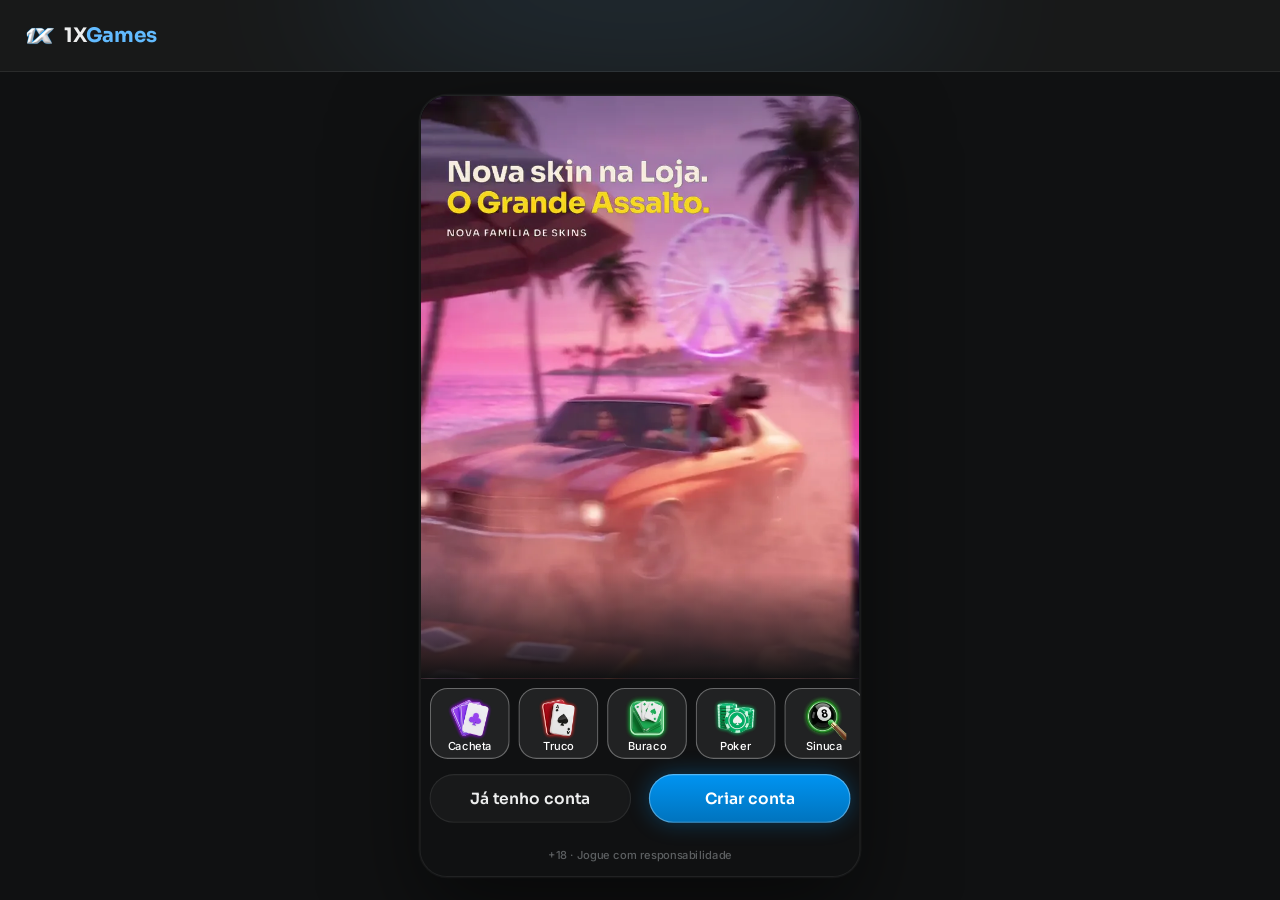
<file: index.html>
<!doctype html>
<html lang="pt-BR">
<head>
<meta charset="utf-8">
<meta name="viewport" content="width=device-width, initial-scale=1, viewport-fit=cover, user-scalable=no">
<meta name="robots" content="noindex, nofollow">
<meta name="theme-color" content="#141e2a">
<meta name="mobile-web-app-capable" content="yes">
<meta name="apple-mobile-web-app-capable" content="yes">
<meta name="apple-mobile-web-app-status-bar-style" content="black-translucent">
<title>1X Games · protótipo</title>
<link rel="icon" href="assets/ui/logo_icon.webp">
<link rel="preconnect" href="https://fonts.googleapis.com">
<link rel="preconnect" href="https://fonts.gstatic.com" crossorigin>
<link rel="stylesheet" href="https://fonts.googleapis.com/css2?family=Inter:wght@400;500;600;700&family=Sora:wght@600;700;800&display=swap">
<link rel="stylesheet" href="css/tokens.css?v=1x-11261814">
<link rel="stylesheet" href="css/ui.css?v=1x-11261814">
<link rel="stylesheet" href="css/screens.css?v=1x-11261814">
<link rel="stylesheet" href="css/game.css?v=1x-11261814">
<link rel="stylesheet" href="css/desk.css?v=1x-11261814">
<link rel="stylesheet" href="css/missoes.css?v=1x-11261814">
</head>
<body>
<svg width="0" height="0" style="position:absolute" aria-hidden="true">
  <defs><clipPath id="hexclip" clipPathUnits="objectBoundingBox"><path id="hexpath" d=""/></clipPath></defs>
  <symbol id="s-E" viewBox="0 0 16 20"><path d="M8 0C5 4 0 7.5 0 11.5C0 14 2 16 4.5 16C5.7 16 6.8 15.5 7.5 14.7C7.3 16.6 6.5 18.3 5 20H11C9.5 18.3 8.7 16.6 8.5 14.7C9.2 15.5 10.3 16 11.5 16C14 16 16 14 16 11.5C16 7.5 11 4 8 0Z"/></symbol>
  <symbol id="s-C" viewBox="0 0 20 18.4"><path d="M10 18.35L8.55 17.03C3.4 12.36 0 9.28 0 5.5C0 2.420 2.42 0 5.5 0C7.24 0 8.91 0.81 10 2.09C11.09 0.81 12.76 0 14.5 0C17.58 0 20 2.42 20 5.5C20 9.28 16.6 12.36 11.45 17.04L10 18.35Z"/></symbol>
  <symbol id="s-O" viewBox="0 0 15 20"><path d="M7.5 0L15 10L7.5 20L0 10L7.5 0Z"/></symbol>
  <symbol id="s-P" viewBox="0 0 18 18.5"><path d="M9 0C11.3 0 13.2 1.9 13.2 4.2C13.2 5 13 5.7 12.6 6.3C13 6.2 13.4 6.1 13.8 6.1C16.1 6.1 18 8 18 10.3C18 12.6 16.1 14.5 13.8 14.5C12.5 14.5 11.3 13.9 10.5 12.9C10.7 14.9 11.6 16.8 13.1 18.5H4.9C6.4 16.8 7.3 14.9 7.5 12.9C6.7 13.9 5.5 14.5 4.2 14.5C1.9 14.5 0 12.6 0 10.3C0 8 1.9 6.1 4.2 6.1C4.6 6.1 5 6.2 5.4 6.3C5 5.7 4.8 5 4.8 4.2C4.8 1.9 6.7 0 9 0Z"/></symbol>
  <symbol id="i-copy" viewBox="0 0 448 512"><path d="M208 0H332.1c12.7 0 24.9 5.1 33.9 14.1l67.9 67.9c9 9 14.1 21.2 14.1 33.9V336c0 26.5-21.5 48-48 48H208c-26.5 0-48-21.5-48-48V48c0-26.5 21.5-48 48-48zM48 128h80v64H64V448H256V416h64v48c0 26.5-21.5 48-48 48H48c-26.5 0-48-21.5-48-48V176c0-26.5 21.5-48 48-48z"/></symbol>
  <symbol id="i-share" viewBox="0 0 448 512"><path d="M352 224c53 0 96-43 96-96s-43-96-96-96s-96 43-96 96c0 4 .2 8 .7 11.9l-94.1 47C145.4 170.2 121.9 160 96 160c-53 0-96 43-96 96s43 96 96 96c25.9 0 49.4-10.2 66.6-26.9l94.1 47c-.5 3.9-.7 7.8-.7 11.9c0 53 43 96 96 96s96-43 96-96s-43-96-96-96c-25.9 0-49.4 10.2-66.6 26.9l-94.1-47c.5-3.9 .7-7.8 .7-11.9s-.2-8-.7-11.9l94.1-47C302.6 213.8 326.1 224 352 224z"/></symbol>
  <symbol id="i-wa" viewBox="0 0 448 512"><path d="M380.9 97.1C339 55.1 283.2 32 223.9 32c-122.4 0-222 99.6-222 222 0 39.1 10.2 77.3 29.6 111L0 480l117.7-30.9c32.4 17.7 68.9 27 106.1 27h.1c122.3 0 224.1-99.6 224.1-222 0-59.3-25.2-115-67.1-157zm-157 341.6c-33.2 0-65.7-8.9-94-25.7l-6.7-4-69.8 18.3L72 359.2l-4.4-7c-18.5-29.4-28.2-63.3-28.2-98.2 0-101.7 82.8-184.5 184.6-184.5 49.3 0 95.6 19.2 130.4 54.1 34.8 34.9 56.2 81.2 56.1 130.5 0 101.8-84.9 184.6-186.6 184.6zm101.2-138.2c-5.5-2.8-32.8-16.2-37.9-18-5.1-1.9-8.8-2.8-12.5 2.8-3.7 5.6-14.3 18-17.6 21.8-3.2 3.7-6.5 4.2-12 1.4-32.6-16.3-54-29.1-75.5-66-5.7-9.8 5.7-9.1 16.3-30.3 1.8-3.7.9-6.9-.5-9.7-1.4-2.8-12.5-30.1-17.1-41.2-4.5-10.8-9.1-9.3-12.5-9.5-3.2-.2-6.9-.2-10.6-.2-3.7 0-9.7 1.4-14.8 6.9-5.1 5.6-19.4 19-19.4 46.3 0 27.3 19.9 53.7 22.6 57.4 2.8 3.7 39.1 59.7 94.8 83.8 35.2 15.2 49 16.5 66.6 13.9 10.7-1.6 32.8-13.4 37.4-26.4 4.6-13 4.6-24.1 3.2-26.4-1.3-2.5-5-3.9-10.5-6.6z"/></symbol>
  <symbol id="i-pen" viewBox="0 0 512 512"><path d="M362.7 19.3L314.3 67.7 444.3 197.7l48.4-48.4c25-25 25-65.5 0-90.5L453.3 19.3c-25-25-65.5-25-90.5 0zm-71 71L58.6 323.5c-10.4 10.4-18 23.3-22.2 37.4L1 481.2C-1.5 489.7 .8 498.8 7 505s15.3 8.5 23.7 6.1l120.3-35.4c14.1-4.2 27-11.8 37.4-22.2L421.7 220.3 291.7 90.3z"/></symbol>
  <symbol id="i-plus" viewBox="0 0 448 512"><path d="M256 80c0-17.7-14.3-32-32-32s-32 14.3-32 32v144H48c-17.7 0-32 14.3-32 32s14.3 32 32 32h144v144c0 17.7 14.3 32 32 32s32-14.3 32-32V288h144c17.7 0 32-14.3 32-32s-14.3-32-32-32H256V80z"/></symbol>
  <symbol id="i-chev-l" viewBox="0 0 320 512"><path d="M9.4 233.4c-12.5 12.5-12.5 32.8 0 45.3l192 192c12.5 12.5 32.8 12.5 45.3 0s12.5-32.8 0-45.3L77.3 256 246.6 86.6c12.5-12.5 12.5-32.8 0-45.3s-32.8-12.5-45.3 0l-192 192z"/></symbol>
  <symbol id="i-chev-r" viewBox="0 0 320 512"><path d="M310.6 233.4c12.5 12.5 12.5 32.8 0 45.3l-192 192c-12.5 12.5-32.8 12.5-45.3 0s-12.5-32.8 0-45.3L242.7 256 73.4 86.6c-12.5-12.5-12.5-32.8 0-45.3s32.8-12.5 45.3 0l192 192z"/></symbol>
  <symbol id="i-chev-l-light" viewBox="0 0 320 512"><path d="M20.7 267.3c-6.2-6.2-6.2-16.4 0-22.6l192-192c6.2-6.2 16.4-6.2 22.6 0s6.2 16.4 0 22.6L54.6 256 235.3 436.7c6.2 6.2 6.2 16.4 0 22.6s-16.4 6.2-22.6 0l-192-192z"/></symbol>
  <symbol id="i-chev-r-light" viewBox="0 0 320 512"><path d="M299.3 244.7c6.2 6.2 6.2 16.4 0 22.6l-192 192c-6.2 6.2-16.4 6.2-22.6 0s-6.2-16.4 0-22.6L265.4 256 84.7 75.3c-6.2-6.2-6.2-16.4 0-22.6s16.4-6.2 22.6 0l192 192z"/></symbol>
  <symbol id="i-x" viewBox="0 0 384 512"><path d="M324.5 411.1c6.2 6.2 16.4 6.2 22.6 0s6.2-16.4 0-22.6L214.6 256 347.1 123.5c6.2-6.2 6.2-16.4 0-22.6s-16.4-6.2-22.6 0L192 233.4 59.5 100.9c-6.2-6.2-16.4-6.2-22.6 0s-6.2 16.4 0 22.6L169.4 256 36.9 388.5c-6.2 6.2-6.2 16.4 0 22.6s16.4 6.2 22.6 0L192 278.6 324.5 411.1z"/></symbol>
  <symbol id="i-search" viewBox="0 0 512 512"><path d="M384 208A176 176 0 1 0 32 208a176 176 0 1 0 352 0zM343.3 366C307 397.2 259.7 416 208 416C93.1 416 0 322.9 0 208S93.1 0 208 0S416 93.1 416 208c0 51.7-18.8 99-50 135.3L507.3 484.7c6.2 6.2 6.2 16.4 0 22.6s-16.4 6.2-22.6 0L343.3 366z"/></symbol>
  <symbol id="i-check" viewBox="0 0 512 512"><path d="M256 512A256 256 0 1 0 256 0a256 256 0 1 0 0 512zM369 209L241 337c-9.4 9.4-24.6 9.4-33.9 0l-64-64c-9.4-9.4-9.4-24.6 0-33.9s24.6-9.4 33.9 0l47 47L335 175c9.4-9.4 24.6-9.4 33.9 0s9.4 24.6 0 33.9z"/></symbol>
  <symbol id="i-eye" viewBox="0 0 576 512"><path d="M288 32c-80.8 0-145.5 36.8-192.6 80.6C48.6 156 17.3 208 2.5 243.7c-3.3 7.9-3.3 16.7 0 24.6C17.3 304 48.6 356 95.4 399.4C142.5 443.2 207.2 480 288 480s145.5-36.8 192.6-80.6c46.8-43.5 78.1-95.4 93-131.1c3.3-7.9 3.3-16.7 0-24.6c-14.9-35.7-46.2-87.7-93-131.1C433.5 68.8 368.8 32 288 32zM144 256a144 144 0 1 1 288 0 144 144 0 1 1 -288 0zm144-64c0 35.3-28.7 64-64 64c-7.1 0-13.9-1.2-20.3-3.3c-5.5-1.8-11.9 1.6-11.7 7.4c.3 6.9 1.3 13.8 3.2 20.7c13.7 51.2 66.4 81.6 117.6 67.9s81.6-66.4 67.9-117.6c-11.1-41.5-47.8-69.4-88.6-71.1c-5.8-.2-9.2 6.1-7.4 11.7c2.1 6.4 3.3 13.2 3.3 20.3z"/></symbol>
  <symbol id="i-send" viewBox="0 0 512 512"><path d="M498.1 5.6c10.1 7 15.4 19.1 13.5 31.2l-64 416c-1.5 9.7-7.4 18.2-16 23s-18.9 5.4-28 1.6L284 427.7l-68.5 74.1c-8.9 9.7-22.9 12.9-35.2 8.1S160 493.2 160 480V396.4c0-4 1.5-7.8 4.2-10.7L331.8 202.8c5.8-6.3 5.6-16-.4-22s-15.7-6.4-22-.7L106 360.8 17.7 316.6C7.1 311.3 .3 300.7 0 288.9s5.9-22.8 16.1-28.7l448-256c10.7-6.1 23.9-5.5 34 1.4z"/></symbol>
  <symbol id="i-star" viewBox="0 0 576 512"><path d="M316.9 18C311.6 7 300.4 0 288.1 0s-23.4 7-28.8 18L195 150.3 51.4 171.5c-12 1.8-22 10.2-25.7 21.7s-.7 24.2 7.9 32.7L137.8 329 113.2 474.7c-2 12 3 24.2 12.9 31.3s23 8 33.8 2.3l128.3-68.5 128.3 68.5c10.8 5.7 23.9 4.9 33.8-2.3s14.9-19.3 12.9-31.3L438.5 329 542.7 225.9c8.6-8.5 11.7-21.2 7.9-32.7s-13.7-19.9-25.7-21.7L381.2 150.3 316.9 18z"/></symbol>
  <symbol id="i-star-o" viewBox="0 0 576 512"><path d="M287.9 0c9.2 0 17.6 5.2 21.6 13.5l68.6 141.3 153.2 22.6c9 1.3 16.5 7.6 19.3 16.3s.5 18.1-5.9 24.5L433.6 328.4l26.2 155.6c1.5 9-2.2 18.1-9.7 23.5s-17.3 6-25.3 1.7l-137-73.2L151 509.1c-8.1 4.3-17.9 3.7-25.3-1.7s-11.2-14.5-9.7-23.5l26.2-155.6L31.1 218.2c-6.5-6.4-8.7-15.9-5.9-24.5s10.3-14.9 19.3-16.3l153.2-22.6L266.3 13.5C270.4 5.2 278.7 0 287.9 0zm0 79L235.4 187.2c-3.5 7.1-10.2 12.1-18.1 13.3L99 217.9 184.9 303c5.5 5.5 8.1 13.3 6.8 21L171.4 443.7l105.2-56.2c7.1-3.8 15.6-3.7 22.6 0l105.2 56.2L384.2 324.1c-1.3-7.7 1.2-15.5 6.8-21l85.9-85.1L358.6 200.5c-7.8-1.2-14.6-6.1-18.1-13.3L287.9 79z"/></symbol>
</svg>

<!-- desktop (js/desk.js): header largo, menu e chat ao vivo em volta da coluna 9:16 -->
<header class="dkh" id="dkh"></header>
<aside class="dkl" id="dkl" aria-label="Menu"></aside>
<aside class="dkr" id="dkr" aria-label="Chat ao vivo"></aside>

<div class="stage-wrap"><div class="phone" id="phone">
  <div class="status" aria-hidden="true"><span>9:41</span><span class="island"></span>
    <span class="icons"><svg width="18" height="12" viewBox="0 0 18 12" fill="#fff"><rect x="0" y="8" width="3" height="4" rx="1"/><rect x="5" y="5.5" width="3" height="6.5" rx="1"/><rect x="10" y="3" width="3" height="9" rx="1"/><rect x="15" y="0" width="3" height="12" rx="1"/></svg><svg width="16" height="12" viewBox="0 0 16 12" fill="#fff"><path d="M8 2.2c2.3 0 4.4.9 6 2.4l1.1-1.1A10 10 0 0 0 8 .6 10 10 0 0 0 .9 3.5L2 4.6a8.4 8.4 0 0 1 6-2.4zm0 3.3c1.4 0 2.7.5 3.7 1.4l1.1-1.1A7 7 0 0 0 8 3.9a7 7 0 0 0-4.8 1.9l1.1 1.1c1-.9 2.3-1.4 3.7-1.4zm0 3.3c.6 0 1.1.2 1.5.6L8 11 6.5 9.4c.4-.4.9-.6 1.5-.6z"/></svg><svg width="27" height="13" viewBox="0 0 27 13" fill="none"><rect x=".5" y=".5" width="23" height="12" rx="3.5" stroke="#fff" opacity=".4"/><rect x="2" y="2" width="20" height="9" rx="2" fill="#fff"/><rect x="25" y="4.5" width="1.6" height="4" rx=".8" fill="#fff" opacity=".4"/></svg></span>
  </div>
  <div class="app" id="app">
    <!-- telas do app (renderizadas pelo js/screens.js) -->
    <section class="scr" id="view"></section>

    <!-- tela de jogo: os motores (js/games.js) desenham dentro dela -->
    <section class="scr game-scr" id="scr-game" hidden>
      <header class="hud" id="hud"></header>
      <div class="jogo" id="jogo"><div class="board" id="board"></div></div>
      <nav class="mnav" id="mnav">
        <button data-g="voltar"><span class="back"><svg><use href="#i-chev-l-light"/></svg></span><span>Voltar</span></button>
        <button data-g="chat"><img class="ic" src="assets/icons/chat.webp" alt=""><span>Chat</span></button>
        <button data-g="mesa"><img class="ic" src="assets/icons/friends.webp" alt=""><span>Mesa</span></button>
        <button data-g="voz"><img class="ic" id="micIco" src="assets/icons/microphone-off.webp" alt=""><span>Voz</span></button>
        <button data-g="ajustes"><img class="ic" src="assets/icons/gear.webp" alt=""><span>Ajustes</span></button>
      </nav>
    </section>

    <div class="toast" id="toast"><span class="hint-pill" id="toastTxt"></span></div>
    <div id="sheet"></div>
    <div id="overlay"></div>
  </div>
</div></div>

<script src="js/core.js?v=1x-11261814"></script>
<script src="js/ui.js?v=1x-11261814"></script>
<script src="js/screens.js?v=1x-11261814"></script>
<script src="js/loja.js?v=1x-11261814"></script>
<script src="js/social.js?v=1x-11261814"></script>
<script src="js/torneios.js?v=1x-11261814"></script>
<script src="js/sala.js?v=1x-11261814"></script>
<script src="js/missoes.js?v=1x-11261814"></script>
<script src="js/games.js?v=1x-11261814"></script>
<script src="js/sinuca.js?v=1x-11261814"></script>
<script src="js/desk.js?v=1x-11261814"></script>
<script src="js/boot.js?v=1x-11261814"></script>
</body>
</html>
</file>
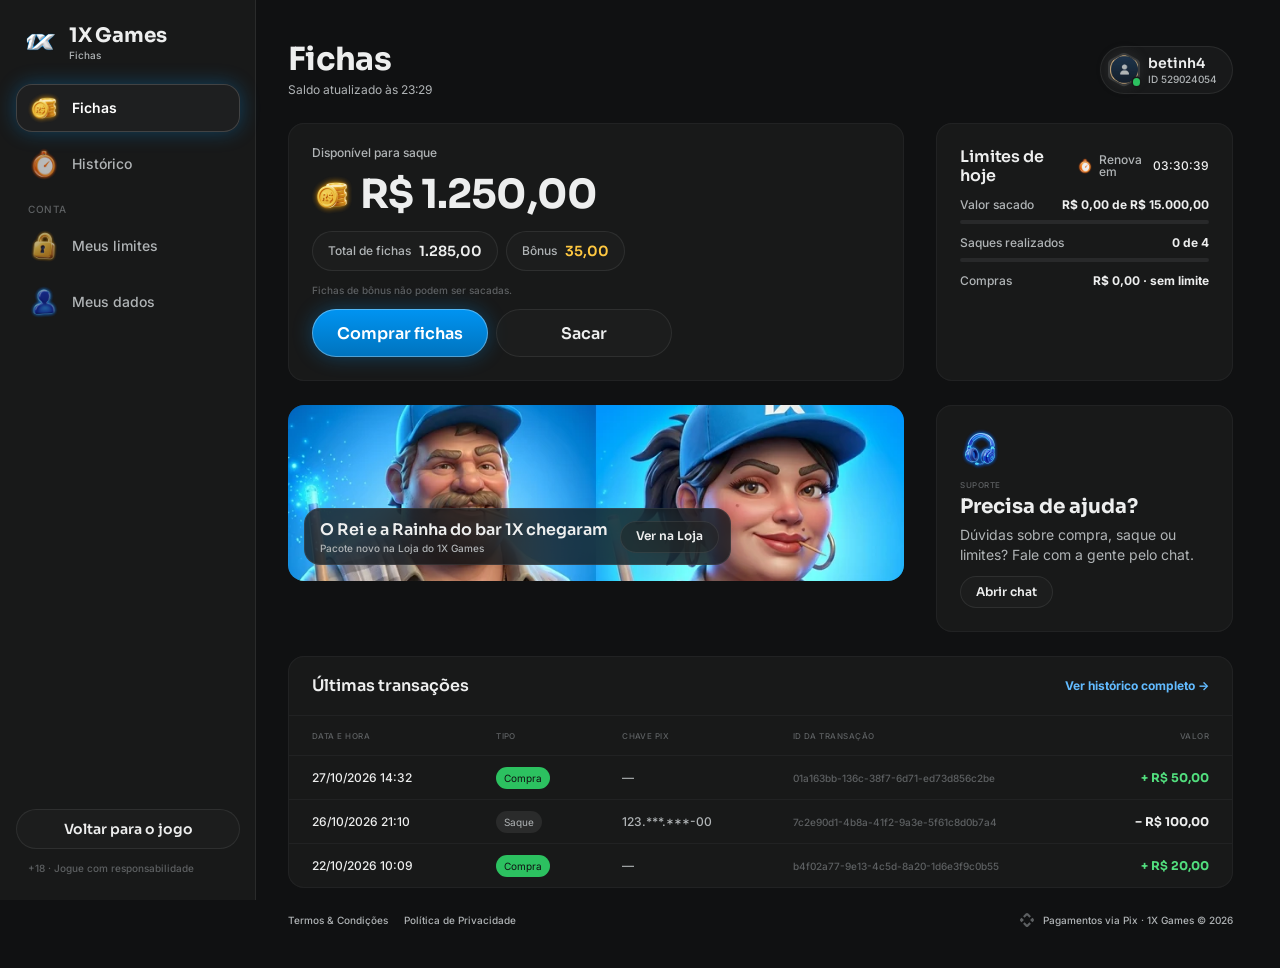
<file: fichas/index.html>
<!doctype html>
<html lang="pt-BR">
<head>
<meta charset="utf-8">
<meta name="viewport" content="width=device-width, initial-scale=1, viewport-fit=cover">
<meta name="robots" content="noindex, nofollow">
<meta name="theme-color" content="#101112">
<title>Fichas · 1X Games</title>
<link rel="icon" href="../assets/ui/logo_icon.webp">
<link rel="preconnect" href="https://fonts.googleapis.com">
<link rel="preconnect" href="https://fonts.gstatic.com" crossorigin>
<link rel="stylesheet" href="https://fonts.googleapis.com/css2?family=Inter:wght@400;500;600;700&family=Sora:wght@600;700;800&display=swap">
<link rel="stylesheet" href="../css/tokens.css?v=20261119a">
<link rel="stylesheet" href="../css/ui.css?v=20261119a">
<link rel="stylesheet" href="fichas.css?v=20261119a">
</head>
<body>
<svg width="0" height="0" style="position:absolute" aria-hidden="true">
  <defs><clipPath id="hexclip" clipPathUnits="objectBoundingBox"><path id="hexpath" d=""/></clipPath></defs>
  <symbol id="i-chev-l-light" viewBox="0 0 320 512"><path d="M20.7 267.3c-6.2-6.2-6.2-16.4 0-22.6l192-192c6.2-6.2 16.4-6.2 22.6 0s6.2 16.4 0 22.6L54.6 256 235.3 436.7c6.2 6.2 6.2 16.4 0 22.6s-16.4 6.2-22.6 0l-192-192z"/></symbol>
  <symbol id="i-x" viewBox="0 0 384 512"><path d="M324.5 411.1c6.2 6.2 16.4 6.2 22.6 0s6.2-16.4 0-22.6L214.6 256 347.1 123.5c6.2-6.2 6.2-16.4 0-22.6s-16.4-6.2-22.6 0L192 233.4 59.5 100.9c-6.2-6.2-16.4-6.2-22.6 0s-6.2 16.4 0 22.6L169.4 256 36.9 388.5c-6.2 6.2-6.2 16.4 0 22.6s16.4 6.2 22.6 0L192 278.6 324.5 411.1z"/></symbol>
  <symbol id="i-check" viewBox="0 0 448 512"><path d="M438.6 105.4c12.5 12.5 12.5 32.8 0 45.3l-256 256c-12.5 12.5-32.8 12.5-45.3 0l-128-128c-12.5-12.5-12.5-32.8 0-45.3s32.8-12.5 45.3 0L160 338.7 393.4 105.4c12.5-12.5 32.8-12.5 45.3 0z"/></symbol>
  <symbol id="i-copy" viewBox="0 0 448 512"><path d="M208 0H332.1c12.7 0 24.9 5.1 33.9 14.1l67.9 67.9c9 9 14.1 21.2 14.1 33.9V336c0 26.5-21.5 48-48 48H208c-26.5 0-48-21.5-48-48V48c0-26.5 21.5-48 48-48zM48 128h80v64H64V448H256V416h64v48c0 26.5-21.5 48-48 48H48c-26.5 0-48-21.5-48-48V176c0-26.5 21.5-48 48-48z"/></symbol>
  <symbol id="i-pix" viewBox="0 0 24 24"><path d="M6.1 6.3 10.1 2.3a2.7 2.7 0 0 1 3.8 0l4 4-2.3 2.3-2.9-2.9a1 1 0 0 0-1.4 0L8.4 8.6 6.1 6.3zm11.8 11.4-4 4a2.7 2.7 0 0 1-3.8 0l-4-4 2.3-2.3 2.9 2.9a1 1 0 0 0 1.4 0l2.9-2.9 2.3 2.3zM2.3 10.1l1.6-1.6L7.4 12l-3.5 3.5-1.6-1.6a2.7 2.7 0 0 1 0-3.8zm19.4 0a2.7 2.7 0 0 1 0 3.8l-1.6 1.6-3.5-3.5 3.5-3.5 1.6 1.6z"/></symbol>
</svg>

<div class="fx">
  <aside class="side" id="side" aria-label="Menu"></aside>
  <div class="main">
    <header class="mtop" id="mtop"></header>
    <main class="page" id="page"></main>
    <footer class="foot" id="foot"></footer>
  </div>
</div>
<div class="veil" id="veil" hidden><section class="drawer" id="drawer" role="dialog" aria-modal="true"></section></div>
<div class="toast" id="toast"><span class="hint-pill" id="toastTxt"></span></div>

<script src="fichas.js?v=20261119a"></script>
</body>
</html>
</file>
<file: css/tokens.css>
/* 1X Games · tokens do DS EstrelaGames (Rjx31bgpOt4m1U8DVKyWtd · modo 1X Games), valores resolvidos 1:1 */
:root{
  color-scheme: dark;
  /* background */
  --bg-default:#101112; --bg-subtle:#181919; --bg-strong:#212223; --bg-raised:#28292a; --bg-inset:#010101; --bg-highlight:#ffffff14; --bg-chrome:#181919; --bg-divider:#28292a; --bg-band:#00000052;
  --bga-default-50:#10111280; --bga-default-75:#101112bf; --bga-subtle-50:#18191980; --bga-subtle-75:#181919bf;
  --bga-strong-25:#21222340; --bga-strong-50:#21222380; --bga-strong-75:#212223bf;
  --bga-secondary-16:#62bbff29; --bga-secondary-32:#62bbff52; --bga-accent-12:#ffc8411f;
  /* border */
  --border-muted:#ffffff14; --border-default:#212223; --border-strong:#383a3b; --border-focus:#0094f2;
  --border-hl-top:#ffffff29; --border-gold-top:#c5e5ffe5; --border-gold-bottom:#0094f25c;
  /* text */
  --text-default:#edeeee; --text-muted:#b0b4b6; --text-link:#62bbff; --text-subtle:#5d6062; --text-disabled:#454849;
  --text-brand:#62bbff; --text-success:#52de7e; --text-error:#ff6b6e; --text-prize:#ffc841;
  --text-on-color:#ffffff; --text-on-color-muted:#ffffffd9; --text-on-color-subtle:#ffffffb2; --text-on-light:#101112;
  /* system */
  --sys-info:#14a0ff; --sys-success:#2cc160; --sys-success-strong:#8cf0a9; --sys-warning:#ffbe2e; --sys-error:#ef4452;
  --sysa-success-25:#2cc16040; --sysa-error-25:#ef445240; --sysa-info-25:#3b74f540;
  --notification-error:#ef4452;
  /* effects */
  --hl-subtle:#ffffff29; --hl:#ffffff52; --hl-strong:#ffffff7a;
  --shadow-faint:#0000001f; --shadow-subtle:#0000003d; --shadow:#00000066; --shadow-strong:#00000080;
  --glow-info:#0094f252; --glow-accent:#ffbe2e52; --glow-success:#52de7ea3; --glow-gold:#62bbff52; --glow-blue:#62bbff; --glow-red:#ff6b6e;
  /* surfaces */
  --surface-card-top:#181919; --surface-card-bottom:#101112; --surface-elevated-top:#28292a; --surface-elevated-bottom:#181919;
  /* buttons */
  --btn-primary-top:#0094f2; --btn-primary-bg:#0073bd; --btn-secondary-border:#14a0ff;
  --btn-disabled-top:#28292a; --btn-disabled-bg:#28292a; --btn-disabled-text:#454849;
  /* tabs */
  --tab-default-text:#b0b4b6; --tab-container:#212223; --input-border:#212223;
  --tab-padrao:#0094f2; --tab-padrao-tint:#0094f23d; --tab-rosa:#e93d82; --tab-rosa-tint:#e93d823d;
  /* games */
  --game-truco:#e5484d; --game-paulista:#3b74f5; --game-cacheta:#8752f2; --game-tranca:#2cc160; --game-buraco:#1f9a4a;
  --game-poker:#0fa968; --game-sinuca:#2fa35a; --game-todos:#14a0ff; --game-domino:#14b8a6; --game-dama:#f76b15; --game-xadrez:#5b6cff;
  --game-paulista-tint:#3b74f53d; --game-truco-tint:#e5484d3d; --game-cacheta-tint:#8752f23d; --game-buraco-tint:#1f9a4a3d; --game-poker-tint:#0fa9683d; --game-sinuca-tint:#2fa35a3d;
  /* crew */
  --crew-engenheiro:#4fb3ff; --crew-comandante:#f5c542; --crew-piloto:#ff5a36; --crew-navegador:#e86bff; --crew-explorador:#4dffb8;
  --crew-bar:#ff9f43; --crew-reis:#34d399; --crew-nobru:#3d8bff; --crew-inhui:#ff4fb0;
  /* famílias da página Skins (mesma cor da chamada do Truco) */
  --crew-laje:#ff7f50; --crew-portaria:#3ddc84; --crew-live:#b45cff; --crew-feira:#ffa62b; --crew-navalha:#ff4fb0; --crew-varzea:#5be37d; --crew-oficina:#3db8ff; --crew-posto:#ff3b4a; --crew-fliper:#a45cff; --crew-grau:#4fa3ff; --crew-palpite:#f2b233; --crew-assalto:#ff4fa3;
  /* stake / table */
  --stake-padrao-top:#004f87; --stake-padrao-bottom:#022947; --stake-iniciante-top:#1f9a4a; --stake-iniciante-bottom:#1f502c;
  --table-card-top:#1f5a4a; --table-card-bottom:#0f2e2a; --table-stake:#ffc841;
  --plus-bg:#52de7e; --plus-icon:#101112;
  --btn-success-top:#52de7e; --btn-success-bg:#1f9a4a; /* DS button-glass ☰ Type=Success (Comprar) */
  /* cards */
  --card-face:#ffffff; --card-border:#9ea2a4; --suit-red:#c72c3d; --suit-black:#141922; --back-top:#00609e; --back-bottom:#003362;
  /* seat timer */
  --seat-timer-track:#ffffff1f; --seat-timer:#14a0ff;
  /* type */
  --f-display:"Sora", "Inter", system-ui, sans-serif;
  --f-ui:"Inter", system-ui, -apple-system, sans-serif;
  --f-call:"Industry", "Sora", sans-serif;
  /* marca · 1X Games (sobrescreve) */
  --back-top:#00609e; --back-bottom:#022947; --btn-primary-text:#ffffff; --crew-nobru:#14A0FF; --crew-inhui:#14A0FF; --crew-rainha1x:#62BBFF;
}
/* estilos de texto do DS */
.t-d3xl{font:700 64px/1.2 var(--f-display);letter-spacing:-.02em}
.t-d2xl{font:700 48px/1.2 var(--f-display);letter-spacing:-.02em}
.t-dxl{font:700 40px/1.2 var(--f-display);letter-spacing:-.02em}
.t-dl{font:700 32px/1.2 var(--f-display);letter-spacing:-.02em}
.t-dm{font:700 24px/1.2 var(--f-display);letter-spacing:-.01em}
.t-ds{font:700 20px/1.2 var(--f-display);letter-spacing:-.01em}
.t-dxs{font:600 16px/1.2 var(--f-display)}
.t-d2xs{font:600 14px/1.2 var(--f-display)}
.t-d3xs{font:600 12px/1.2 var(--f-display)}
.t-hm{font:700 20px/1.2 var(--f-ui)}
.t-ll{font:500 16px/1 var(--f-ui)} .t-lm{font:500 14px/1 var(--f-ui)} .t-ls{font:500 12px/1 var(--f-ui)} .t-lxs{font:500 10px/1 var(--f-ui)} .t-l2xs{font:500 8px/1 var(--f-ui)}
.t-link{font:700 12px/1.5 var(--f-ui)}
.t-p2xl{font:400 20px/1.5 var(--f-ui)} .t-pm{font:400 14px/1.5 var(--f-ui)} .t-ps{font:400 12px/1.5 var(--f-ui)}
</file>
<file: css/ui.css>
/* EstrelaGames · base + componentes do DS (Apple Gamer Style · Glass). Medidas 1:1 com o Figma (frame 375). */
*{box-sizing:border-box}
html,body{height:100%;margin:0}
body{background:#05080c;color:var(--text-default);font-family:var(--f-ui);-webkit-font-smoothing:antialiased;overflow:hidden;-webkit-text-size-adjust:100%}
button{font:inherit;color:inherit;border:0;background:none;padding:0;margin:0;cursor:pointer;-webkit-tap-highlight-color:transparent;text-align:inherit}
button:focus-visible,[role="button"]:focus-visible{outline:2px solid var(--border-focus);outline-offset:2px}
/* cards clicáveis são div[role=button]: o WebKit (iPhone) não estica os filhos de um <button> com flex */
[role="button"]{cursor:pointer;-webkit-tap-highlight-color:transparent;-webkit-user-select:none;user-select:none;outline:0}
input{font:inherit;color:inherit;border:0;background:none;outline:0;padding:0;margin:0;min-width:0}
img,video{display:block;max-width:100%;user-select:none;-webkit-user-drag:none}
video::-webkit-media-controls,video::-webkit-media-controls-start-playback-button,video::-webkit-media-controls-overlay-play-button{display:none!important;-webkit-appearance:none} /* sem botão de play: os vídeos são fundo */
svg{display:block}
[hidden]{display:none!important}
.ic{flex:none;object-fit:contain;pointer-events:none}

/* ---------- aparelho ---------- */
.stage-wrap{position:fixed;inset:0;display:flex;align-items:center;justify-content:center}
.phone{position:relative;width:375px;height:812px;background:var(--bg-subtle);overflow:hidden;border-radius:48px;box-shadow:0 0 0 10px #0c1016,0 0 0 11px #2a3340,0 40px 80px rgba(0,0,0,.6);transform-origin:center;display:flex;flex-direction:column}
.status{position:relative;flex:none;height:44px;display:flex;align-items:center;justify-content:space-between;padding:0 26px 0 32px;font:600 15px/1 var(--f-ui);background:var(--bg-subtle);z-index:60;pointer-events:none}
.status .island{position:absolute;left:50%;top:10px;width:118px;height:32px;margin-left:-59px;border-radius:20px;background:#000}
.status .icons{display:flex;gap:6px;align-items:center}
.app{position:relative;flex:1;min-height:0;overflow:hidden}
@media (max-width:520px){
  .phone{width:100vw;height:100vh;height:100dvh;border-radius:0;box-shadow:none;transform:none!important}
  .status{display:none}
  .app{padding-top:env(safe-area-inset-top,0px)}
}
.scr{position:absolute;inset:0;display:flex;flex-direction:column;background:var(--bg-subtle);overflow:hidden}
.app>.scr{top:env(safe-area-inset-top,0px)}
@media (min-width:521px){.app>.scr{top:0}}
.scroll{flex:1;min-height:0;overflow-y:auto;overflow-x:hidden;-webkit-overflow-scrolling:touch;scrollbar-width:none;overscroll-behavior:contain}
.scroll::-webkit-scrollbar,.hscroll::-webkit-scrollbar{display:none}
/* linha com rolagem lateral: sem clip, sangra até a borda da tela (regra Oct 26) */
.hscroll{display:flex;overflow-x:auto;overflow-y:visible;scrollbar-width:none;margin:0 -8px;padding:0 8px;scroll-padding:0 8px;-webkit-overflow-scrolling:touch}

/* ---------- ícones 3D ---------- */
.i16{width:16px;height:16px}.i20{width:20px;height:20px}.i24{width:24px;height:24px}.i28{width:28px;height:28px}.i32{width:32px;height:32px}.i36{width:36px;height:36px}.i40{width:40px;height:40px}.i48{width:48px;height:48px}

/* ---------- header-game (Mobile · Glass) ---------- */
.hdr{position:relative;flex:none;height:64px;display:flex;align-items:center;gap:4px;padding:8px 12px;background:var(--bg-subtle);overflow:hidden;z-index:20}
.hdr::before{content:"";position:absolute;left:48px;top:-70px;width:280px;height:140px;border-radius:50%;background:var(--glow-blue);filter:blur(60px);opacity:.15;pointer-events:none}
.hdr .side{position:relative;flex:1;min-width:0;display:flex;align-items:center;gap:4px}
.hdr .logo{width:24px;height:36px;display:grid;place-items:center;flex:none}
.hdr .logo img{width:25px;height:24px}
.cpill{flex:1;min-width:0;height:34px;display:flex;align-items:center;gap:2px;padding:4px;border-radius:999px;background:linear-gradient(90deg,#52de7e1a,#21222306),var(--bga-strong-50);box-shadow:inset 0 0 0 1px var(--border-muted);overflow:hidden}
.cpill.bonus{padding:4px 8px 4px 4px;background:linear-gradient(90deg,#21222306,#ffc8411a),var(--bga-strong-50)}
.cpill .ic{width:24px;height:24px}
.cpill .t{flex:1;min-width:0;display:flex;flex-direction:column;gap:2px;text-align:left}
.cpill .t small{font:500 8px/1 var(--f-ui);color:var(--text-muted)}
.cpill .t b{font:700 12px/10px var(--f-ui);color:var(--text-default);white-space:nowrap;overflow:hidden;text-overflow:ellipsis}
.cpill.bonus .t b{color:var(--text-prize)}
.cpill .plus{width:20px;height:20px;border-radius:10px;background:var(--plus-bg);display:grid;place-items:center;flex:none}
.cpill .plus svg{width:12px;height:12px;fill:var(--plus-icon)}
/* saldo com seta: abre o dropdown (DS header-game ◉ Expanded) */
.cpill .chev{width:20px;height:20px;display:grid;place-items:center;flex:none}
.cpill .chev svg{width:10px;height:10px;fill:var(--text-muted);transform:rotate(90deg);transition:transform .2s}
.cpill.open{box-shadow:inset 0 0 0 1px var(--border-strong)} .cpill.open .chev svg{transform:rotate(-90deg)}
.hdr .hbuy{flex:1;min-width:0}
/* dropdown do saldo (DS balance-panel) · celular: preso embaixo do header */
.baldrop{position:absolute;left:0;right:0;top:64px;bottom:0;z-index:45;background:var(--bga-default-75);animation:fade .15s both}
.balp{display:flex;flex-direction:column;gap:16px;max-height:100%;overflow:auto;padding:16px 16px 24px;background:var(--bg-subtle);border-radius:0 0 24px 24px;box-shadow:inset 0 -1px 0 var(--hl-subtle),0 16px 40px rgba(0,0,0,.4);animation:balIn .22s cubic-bezier(.2,.8,.2,1) both}
@keyframes balIn{from{transform:translateY(-12px);opacity:0}}
.balp .top{display:flex;justify-content:space-between;align-items:center}
.balp .top small{font:500 12px/1.2 var(--f-ui);color:var(--text-muted)}
.balp .tv{display:flex;align-items:center;gap:4px}
.balp .eye,.balp .x{display:grid;place-items:center;width:28px;height:28px}
.balp .eye svg{width:20px;height:20px;fill:var(--text-muted)}
.balp .x svg{width:12px;height:12px;fill:var(--text-muted);transform:rotate(-90deg)}
.balp .rows{display:flex;flex-direction:column;gap:12px}
.balp .kv{display:flex;justify-content:space-between;gap:12px;font:400 14px/1.4 var(--f-ui);color:var(--text-muted)}
.balp .kv b{font-weight:400;color:var(--text-default);font-variant-numeric:tabular-nums;text-align:right}
.balp hr{border:0;height:1px;background:var(--border-muted);margin:0}
.balp .acts{display:flex;gap:12px} .balp .acts .btn{flex:1}
/* Bônus Fidelidade (DS _loyalty-bonus): Resgatar quando tem valor · Juntando com a seta que abre as regras */
.fid{display:flex;flex-direction:column;gap:12px;padding:8px 12px 8px 8px;border-radius:24px;background:var(--bga-strong-50);box-shadow:inset 0 0 0 1px var(--border-muted)}
.fid.ready{flex-direction:row;align-items:center;gap:8px}
.fid .ic{width:28px;height:28px;flex:none}
.fid .t{flex:1;min-width:0;display:flex;flex-direction:column;gap:2px;text-align:left}
.fid .t b{font:400 14px/1.3 var(--f-ui);color:var(--text-default)}
.fid .t small{font:500 10px/1.2 var(--f-ui);color:var(--text-muted)}
.fid .v{font:400 14px/1 var(--f-ui);font-variant-numeric:tabular-nums}
.fid .row{display:flex;align-items:center;gap:8px;width:100%}
.fid .chev{width:20px;height:20px;display:grid;place-items:center;flex:none}
.fid .chev svg{width:10px;height:10px;fill:var(--text-muted);transform:rotate(90deg);transition:transform .2s}
.fid.open{border-radius:16px;padding:8px 12px 12px 8px} .fid.open .chev svg{transform:rotate(-90deg)}
.fid .more{display:flex;flex-direction:column;gap:12px}
.fid .wk{display:flex;flex-direction:column;gap:4px;padding:12px;border-radius:12px;background:var(--bga-default-50);box-shadow:inset 0 0 0 1px var(--border-muted)}
.fid .wk small{font:500 12px/1.2 var(--f-ui);color:var(--text-muted)}
.fid .wk b{font:700 20px/1.2 var(--f-display);color:var(--text-prize);font-variant-numeric:tabular-nums}
.fid p{margin:0;font:400 12px/1.5 var(--f-ui);color:var(--text-muted)}
.fid .kv{font-size:12px}
.hbell{position:relative;width:36px;height:36px;border-radius:18px;background:var(--bga-strong-50);box-shadow:inset 0 0 0 1px var(--border-muted);display:grid;place-items:center;flex:none}
.hbell .ic{width:28px;height:28px}
.hbell i{position:absolute;left:28px;top:0;width:8px;height:8px;border-radius:50%;background:var(--notification-error)}
.hbell i[hidden]{display:none}

/* ---------- header-avatar (hexágono com borda da tripulação) ---------- */
.hav{position:relative;display:inline-block;flex:none;width:var(--w,44px);height:var(--h,48px)}
.hav .gl{position:absolute;left:-4.5%;top:0;width:109%;aspect-ratio:1;border-radius:50%;background:var(--cc);filter:blur(calc(var(--w,44px) * .16));opacity:.45;pointer-events:none}
.hav .hx{position:absolute;inset:0;-webkit-clip-path:url(#hexclip);clip-path:url(#hexclip);background:var(--cc)}
.hav .hx img{position:absolute;inset:2px;width:calc(100% - 4px);height:calc(100% - 4px);object-fit:cover;object-position:center top;-webkit-clip-path:url(#hexclip);clip-path:url(#hexclip);background:var(--bg-raised)}
.hav .on{position:absolute;left:77%;top:75%;width:23%;aspect-ratio:1;border-radius:50%;background:var(--sys-success);box-shadow:0 0 0 1.5px var(--bg-subtle)}
.hav.xs{--w:24px;--h:26px}.hav.s{--w:32px;--h:35px}.hav.m{--w:44px;--h:48px}.hav.l{--w:56px;--h:60px}
.hav.xs .hx img,.hav.s .hx img{inset:1.5px;width:calc(100% - 3px);height:calc(100% - 3px)}
.hav.empty{height:var(--w)}
.hav.empty .av0{position:absolute;inset:4.5%;width:91%;height:91%}
.hav.empty .add{position:absolute;left:63.6%;top:63.6%;width:27.3%;height:27.3%;border-radius:50%;background:var(--plus-bg);box-shadow:0 0 0 1.2px var(--bg-subtle);display:grid;place-items:center}
.hav.empty .add svg{width:58%;height:58%;fill:var(--plus-icon)}

/* ---------- avatar circular (avatar-estrela-games) ---------- */
.av{position:relative;display:inline-block;vertical-align:middle;flex:none;width:var(--s,48px);height:var(--s,48px);border-radius:50%;background:linear-gradient(180deg,var(--surface-elevated-top),var(--surface-elevated-bottom));box-shadow:inset 0 0 0 var(--bw,2px) #ffffff29}
.av img{position:absolute;inset:var(--bw,2px);width:calc(100% - 2*var(--bw,2px));height:calc(100% - 2*var(--bw,2px));border-radius:50%;object-fit:cover;object-position:center top}
.av.s{--s:32px;--bw:1px}.av.m{--s:48px;--bw:2px}.av.l{--s:80px;--bw:3px}.av.xl{--s:120px;--bw:4px}
.av .lvl{position:absolute;left:50%;bottom:-4px;transform:translateX(-50%);padding:1px 6px;border-radius:999px;background:var(--bg-raised);box-shadow:0 0 0 2px var(--bg-default);font:600 12px/14px var(--f-display);white-space:nowrap}
.av.empty .ph{position:absolute;inset:25%;width:50%;height:50%;fill:#ffffff52}
.av .addb{position:absolute;left:63.3%;top:63.3%;width:36.7%;height:36.7%;border-radius:50%;background:var(--plus-bg);display:grid;place-items:center;box-shadow:0 0 0 3px var(--bg-subtle)}
.av .addb svg{width:50%;height:50%;fill:#fff}

/* ---------- navbar-glass ---------- */
.nav{position:absolute;left:16px;right:16px;bottom:calc(12px + env(safe-area-inset-bottom,0px));height:64px;display:flex;align-items:stretch;padding:4px;border-radius:24px;background:var(--bga-strong-75);box-shadow:inset 0 0 0 1px var(--border-muted);-webkit-backdrop-filter:blur(24px);backdrop-filter:blur(24px);z-index:30}
.nav>button{position:relative;flex:1;min-width:0;display:flex;flex-direction:column;align-items:center;justify-content:center;border-radius:20px}
.nav>button .ic{width:32px;height:32px;opacity:.75}
.nav>button>span{font:500 10px/1 var(--f-ui);color:var(--text-subtle);white-space:nowrap}
.nav>button.on{flex:none;width:104px;justify-content:flex-end;gap:2px;padding-bottom:6px;background:var(--bga-secondary-16);box-shadow:inset 0 0 0 1px var(--hl-subtle),0 0 20px var(--glow-info)}
.nav>button.on .ic{position:absolute;left:28px;top:-14px;width:48px;height:48px;opacity:1}
.nav>button.on .lr{width:100%;display:flex;align-items:center;justify-content:space-between;padding:0 8px}
.nav>button.on .lr span{font:500 10px/1 var(--f-ui);color:var(--text-on-color)}
.nav .lr i{width:16px;height:16px;display:grid;place-items:center}
.nav .lr svg{width:10px;height:16px;fill:var(--text-on-color)}

/* ---------- game-block ---------- */
.gb{position:relative;flex:none;width:72px;height:64px;border-radius:16px;display:flex;flex-direction:column;align-items:center;justify-content:center;padding:4px 0;background:var(--tab-container);box-shadow:inset 0 0 0 1px var(--hl);font:500 10px/1 var(--f-ui);color:var(--text-on-color);white-space:nowrap}
.gb .ic{width:40px;height:40px}
.gb.on{justify-content:flex-end;padding:0 0 6px;background:var(--gc);box-shadow:0 4px 12px var(--gs,transparent)}
.gb.on .ic{position:absolute;left:50%;top:-12px;width:60px;height:60px;margin-left:-30px}
.gb .lk{position:absolute;right:4px;top:4px;width:14px;height:14px;opacity:.8}
.gb.on .lk{display:none}
.games-row{gap:8px;padding-top:12px;margin-top:-12px}
.games-row .gb{width:72px}

/* ---------- tabs ---------- */
.tabs{display:flex;gap:2px;height:44px;padding:4px;border-radius:12px;background:var(--bg-raised);box-shadow:inset 0 0 0 1px var(--input-border)}
.tabs>button{position:relative;flex:1;min-width:0;height:34px;border-radius:8px;display:flex;align-items:center;justify-content:center;padding:8px 16px;font:500 12px/1 var(--f-ui);color:var(--tab-default-text);white-space:nowrap}
.tabs>button.on{background:var(--tc-tint);font:700 12px/18px var(--f-ui);color:var(--text-default)}
.tabs>button.on::after{content:"";position:absolute;left:50%;bottom:0;width:24px;height:3px;margin-left:-12px;border-radius:2px;background:var(--tc);box-shadow:0 0 8px var(--tc)}
.tabs>button .lk{font:500 9px/1 var(--f-ui);margin-left:4px;opacity:.7}
.tabs{--tc:var(--tab-padrao);--tc-tint:var(--tab-padrao-tint)}
.tabs.t-azul{--tc:var(--game-paulista);--tc-tint:var(--game-paulista-tint)}
.tabs.t-vermelha{--tc:var(--game-truco);--tc-tint:var(--game-truco-tint)}
.tabs.t-roxa{--tc:var(--game-cacheta);--tc-tint:var(--game-cacheta-tint)}
.tabs.t-verde{--tc:var(--game-buraco);--tc-tint:var(--game-buraco-tint)}
.tabs.t-rosa{--tc:var(--tab-rosa);--tc-tint:var(--tab-rosa-tint)}

/* ---------- button-glass ---------- */
.btn{display:inline-flex;align-items:center;justify-content:center;gap:8px;white-space:nowrap;transition:transform .12s,filter .12s;flex:none}
.btn:active{transform:scale(.97)}
.btn.l{height:48px;padding:0 24px;border-radius:24px;font:600 16px/1.2 var(--f-display)}
.btn.m{height:40px;padding:0 20px;border-radius:20px;font:600 14px/1.2 var(--f-display)}
.btn.s{height:32px;padding:0 16px;border-radius:16px;font:600 12px/1.2 var(--f-display)}
.btn.xl{height:56px;padding:0 24px;border-radius:28px;font:600 16px/1.2 var(--f-display)}
.btn.m44{height:44px;border-radius:22px}
.btn.pri{background:linear-gradient(180deg,var(--btn-primary-top),var(--btn-primary-bg));box-shadow:inset 0 0 0 1px var(--hl),0 0 20px var(--glow-info);color:var(--btn-primary-text)}
.btn.sec{background:var(--bga-strong-50);box-shadow:inset 0 0 0 1px var(--border-muted);color:var(--text-default)}
.btn.ok{background:linear-gradient(180deg,var(--btn-success-top),var(--btn-success-bg));box-shadow:inset 0 0 0 1px var(--hl),0 0 20px var(--glow-success);color:#fff}
.btn:disabled,.btn.dis{background:var(--btn-disabled-bg);box-shadow:none;color:var(--btn-disabled-text);pointer-events:none}
.btn.danger-txt{background:none;box-shadow:none;color:var(--text-error);font:500 14px/1 var(--f-ui)}
.btn.fill{flex:1;min-width:0}
.btn.wide{width:100%}
.btn .ic{width:20px;height:20px}

/* ---------- button-icon ---------- */
.bicon{width:40px;height:40px;border-radius:20px;display:grid;place-items:center;flex:none;background:var(--bga-strong-50);box-shadow:inset 0 0 0 1px var(--border-muted)}
.bicon .ic{width:24px;height:24px}
.bicon.s{width:32px;height:32px;border-radius:16px}.bicon.s .ic{width:20px;height:20px}
.bicon svg{width:14px;height:14px;fill:var(--text-default)}
.bicon.s28{width:28px;height:28px;border-radius:14px}.bicon.s28 svg{width:16px;height:16px}

/* ---------- tag ---------- */
.tag{display:inline-flex;align-items:center;gap:4px;padding:2px 8px;border-radius:999px;font:400 12px/18px var(--f-ui);white-space:nowrap;flex:none}
.tag.neutral{background:#ffffff14;color:var(--text-muted)}
.tag.gold{padding:3px 8px;background:#62bbff29;color:#fff;box-shadow:inset 0 0 0 1px #c5e5ff8c}
.tag.success{background:var(--sys-success);color:var(--bg-default)}
.tag.danger{background:var(--sys-error);color:var(--text-default)}
.tag.info{background:var(--sys-info);color:var(--text-default)}
.tag.live{background:var(--sys-error);color:var(--text-default)}
.tag.beginner{background:var(--game-buraco);color:var(--text-default)}

/* ---------- section-title ---------- */
.stitle{display:flex;align-items:center;justify-content:space-between;gap:16px}
.stitle .tx{flex:1;min-width:0;display:flex;flex-direction:column;gap:2px}
.stitle b{font:700 20px/1.2 var(--f-display);letter-spacing:-.01em}
.stitle small{font:500 12px/1 var(--f-ui);color:var(--text-muted)}
.trow{display:flex;align-items:center;justify-content:space-between;gap:8px}
.trow b{font:600 14px/1.2 var(--f-display)}
.trow small{font:500 10px/1 var(--f-ui);color:var(--text-subtle)}

/* ---------- page-top ---------- */
.ptop{flex:none;display:flex;align-items:center;justify-content:space-between;gap:8px;padding:8px;min-height:45px}
.ptop .l{display:flex;align-items:center;gap:8px;min-width:0}
.ptop .back{width:28px;height:28px;border-radius:14px;display:grid;place-items:center;background:var(--bga-strong-50);box-shadow:inset 0 0 0 1px var(--border-muted);flex:none}
.ptop .back svg{width:10px;height:16px;fill:var(--text-default)}
.ptop .tx{display:flex;flex-direction:column;min-width:0}
.ptop .tx b{font:600 16px/1.2 var(--f-display);white-space:nowrap;overflow:hidden;text-overflow:ellipsis}
.ptop .tx small{display:flex;align-items:center;gap:4px;font:500 10px/1 var(--f-ui);color:var(--text-muted)}
.ptop .tx small i{width:6px;height:6px;border-radius:50%;background:var(--sys-success)}

/* ---------- input-search / input ---------- */
.search{display:flex;align-items:center;gap:8px;height:40px;padding:0 16px 0 12px;border-radius:20px;background:var(--bga-strong-50);box-shadow:inset 0 0 0 1px var(--border-muted)}
.search svg{width:16px;height:16px;fill:var(--text-muted);flex:none}
.search input{flex:1;font:500 12px/1 var(--f-ui);color:var(--text-default)}
.search input::placeholder{color:var(--text-muted)}
.field{display:flex;flex-direction:column;gap:8px}
.field>label{font:500 14px/1 var(--f-ui);color:var(--text-default)}
.field .box{display:flex;align-items:center;gap:8px;height:40px;padding:8px 12px;border-radius:12px;background:var(--bga-strong-50);box-shadow:inset 0 0 0 1px var(--border-muted)}
.field .box:focus-within{box-shadow:inset 0 0 0 1px var(--border-focus)}
.field .box input{flex:1;font:400 14px/1.5 var(--f-ui);color:var(--text-default)}
.field .box input::placeholder{color:var(--text-disabled)}
.field .box button svg{width:20px;height:20px;fill:var(--text-muted)}

/* ---------- otp ---------- */
.otp{display:flex;gap:8px;justify-content:center}
.otp .bx{width:48px;height:56px;border-radius:12px;background:#ffffff14;display:grid;place-items:center;font:700 24px/1.2 var(--f-display);color:var(--text-default);box-shadow:inset 0 0 0 1px var(--border-muted)}
.otp .bx.act{background:#ffffff1f;box-shadow:inset 0 0 0 2px var(--border-focus),0 0 12px var(--glow-info)}
.otp .bx.act::after{content:"";width:2px;height:24px;background:var(--border-focus);animation:blink 1s steps(1) infinite}
@keyframes blink{50%{opacity:0}}
.otp-in{position:absolute;opacity:0;pointer-events:none;width:1px;height:1px}

/* ---------- progress ---------- */
.prog{height:4px;border-radius:999px;background:#ffffff1f;overflow:hidden;flex:1}
.prog i{display:block;height:100%;border-radius:inherit;background:var(--tab-padrao);transition:width .3s}

/* ---------- stake-pill ---------- */
.stakes{position:relative;height:128px;overflow:hidden;margin:0 -8px}
.stakes .track{position:absolute;top:8px;left:50%;transform:translateX(-50%);display:flex;align-items:center;gap:8px;height:112px}
.sp{position:relative;flex:none;display:flex;flex-direction:column;border-radius:16px;padding:4px 4px 0;background:linear-gradient(180deg,var(--surface-elevated-top),var(--surface-card-bottom));box-shadow:inset 0 0 0 1px #ffffff29,0 16px 40px var(--shadow);transition:width .25s,height .25s}
.sp .st{position:relative;flex:1;align-self:stretch;border-radius:12px;display:flex;flex-direction:column;align-items:center;justify-content:center;gap:4px;background:linear-gradient(180deg,var(--stake-padrao-top),var(--stake-padrao-bottom));box-shadow:inset 0 0 0 1px var(--hl-subtle),inset 0 2px 8px var(--shadow)}
.sp .v{display:flex;align-items:center;gap:4px;font:600 14px/1.2 var(--f-display);white-space:nowrap}
.sp .v .ic{width:14px;height:14px}
.sp .q{position:absolute;top:4px;right:4px;display:flex;align-items:center;gap:3px;padding:2px 5px;border-radius:8px;background:var(--bga-strong-50);font:500 8px/1 var(--f-ui);white-space:nowrap}
.sp .q::before{content:"";width:5px;height:5px;border-radius:50%;background:var(--sys-success)}
.sp .tg{padding:2px 6px;border-radius:6px;background:var(--bga-strong-50);font:500 8px/1 var(--f-ui);color:var(--text-success)}
.sp .ft{flex:none;display:flex;align-items:center;justify-content:center;gap:3px;padding:4px 0 5px;white-space:nowrap}
.sp .ft small{font:500 8px/1 var(--f-ui);color:var(--text-muted)}
.sp .ft b{font:500 8px/1 var(--f-ui)}
.sp.ini .st{background:linear-gradient(180deg,var(--stake-iniciante-top),var(--stake-iniciante-bottom))}
.sp.S{width:68px;height:68px;padding:4px}
.sp.S .q,.sp.S .ft,.sp.S .tg{display:none}
.sp.M{width:88px;height:88px}
.sp.M .v{font:600 16px/1.2 var(--f-display)} .sp.M .v .ic{width:18px;height:18px}
.sp.L{width:112px;height:112px}
.sp.L .v{font:700 20px/1.2 var(--f-display);letter-spacing:-.01em} .sp.L .v .ic{width:24px;height:24px}
.sp.L .ft b{font:500 10px/1 var(--f-ui)}
.sp.on{box-shadow:inset 0 0 0 2px var(--btn-secondary-border),0 0 20px var(--glow-info)}
.sp.on .st{background:linear-gradient(180deg,var(--btn-primary-top),var(--btn-primary-bg))}
.sp.on.ini .st{background:linear-gradient(180deg,var(--stake-iniciante-top),var(--stake-iniciante-bottom))}
.stake-grid{display:grid;grid-template-columns:repeat(3,minmax(0,1fr));gap:12px}
.stake-grid .sp{width:auto;height:88px}

/* ---------- table-glass (mesa aberta) ---------- */
.tg-row{display:grid;grid-template-columns:repeat(2,minmax(0,1fr));gap:16px 8px}
.tgl{position:relative;height:92px;border-radius:46px;padding:4px;display:flex;background:linear-gradient(180deg,var(--surface-elevated-top),var(--surface-card-bottom));box-shadow:inset 0 0 0 1px #ffffff29,0 16px 40px var(--shadow);text-align:left}
.tgl .felt{flex:1;align-self:stretch;min-width:0;display:flex;align-items:center;padding:10px 12px 6px 70px;border-radius:41px;background:linear-gradient(180deg,var(--table-card-top),var(--table-card-bottom));box-shadow:inset 0 0 0 1px var(--hl-subtle),inset 0 2px 8px var(--shadow)}
.tgl .vals{display:flex;flex-direction:column;gap:4px;min-width:0}
.tgl .vals b{font:600 14px/1.2 var(--f-display);color:var(--table-stake);white-space:nowrap}
.tgl .vals small{font:500 10px/1 var(--f-ui);color:#ffffffb2;white-space:nowrap}
.tgl .seats{display:flex;align-items:center;gap:2px;height:20px}
.tgl .seats .pl{display:flex}
.tgl .seats .pl span{width:20px;height:20px;border-radius:10px;overflow:hidden;background:var(--cc);margin-right:-6px;box-shadow:0 0 0 1px var(--table-card-bottom)}
.tgl .seats .pl span img{width:100%;height:100%;object-fit:cover;object-position:center top}
.tgl .seats em{font:600 12px/14px var(--f-display);font-style:normal;margin-left:8px}
.tgl .tab{position:absolute;left:50%;top:-8px;transform:translateX(-50%);padding:2px 8px;border-radius:8px;background:var(--surface-elevated-top);box-shadow:inset 0 0 0 1px var(--border-muted);font:500 10px/12px var(--f-ui);color:var(--text-subtle);white-space:nowrap}
.tgl .deck{position:absolute;left:14px;top:25px;width:52px;height:52px}
.tgl.locked .felt>*{opacity:.55}
.tgl.pool{border-radius:16px}
.tgl.pool .felt{border-radius:12px;position:relative;overflow:hidden;background:linear-gradient(180deg,#2fa35a,#145c32)}
.tgl.pool .felt::before{content:"";position:absolute;left:30%;top:0;bottom:0;border-left:1px solid #ffffff29}
.tgl.pool .pk{position:absolute;width:10px;height:10px;border-radius:50%;background:#000000b2;box-shadow:inset 0 0 0 1px #ffffff1f}

/* ---------- action-tile ---------- */
.atile{width:80px;height:64px;border-radius:16px;display:flex;flex-direction:column;align-items:center;justify-content:center;background:var(--bga-strong-50);box-shadow:inset 0 0 0 1px var(--border-muted);font:600 14px/1.2 var(--f-display);flex:none}
.atile .ic{width:28px;height:28px}

/* ---------- bottom sheet (sheet glass) ---------- */
.veil{position:absolute;inset:0;z-index:50;background:var(--bga-default-75);display:flex;align-items:flex-end;animation:fade .2s both}
.bsheet{position:relative;width:100%;max-height:calc(100% - 24px);display:flex;flex-direction:column;align-items:stretch;gap:12px;padding:8px 12px calc(24px + env(safe-area-inset-bottom,0px));border-radius:24px 24px 0 0;background:var(--bg-subtle);box-shadow:inset 0 1px 0 var(--hl-subtle),0 16px 40px var(--shadow);animation:up .28s cubic-bezier(.2,.9,.3,1) both;overflow:hidden}
.bsheet.g16{gap:16px}
.bsheet .handle{width:36px;height:4px;border-radius:2px;background:var(--border-muted);align-self:center;flex:none}
.bsheet .scroll{margin:0 -12px;padding:0 12px}
.sh-h{display:flex;align-items:center;gap:12px;flex:none}
.sh-h>.ic{width:36px;height:36px}
.sh-h .tx{flex:1;min-width:0;display:flex;flex-direction:column;gap:2px}
.sh-h .tx b{font:600 16px/1.2 var(--f-display)}
.sh-h .tx small{font:500 10px/1.2 var(--f-ui);color:var(--text-subtle)}
.sh-h .tx small.ok{display:flex;align-items:center;gap:6px;color:var(--sys-success)}
.sh-h .tx small.ok::before{content:"";width:8px;height:8px;border-radius:50%;background:var(--sys-success)}
.xbtn{width:32px;height:32px;border-radius:16px;display:grid;place-items:center;background:var(--bga-strong-50);box-shadow:inset 0 0 0 1px var(--border-muted);flex:none}
.xbtn svg{width:14px;height:14px;fill:var(--text-default)}
@keyframes up{from{transform:translateY(100%)}to{transform:none}}
@keyframes fade{from{opacity:0}}
@keyframes pop{from{transform:scale(.3);opacity:0}}

/* ---------- hint (pílula) / toast ---------- */
.hint-pill{display:inline-flex;align-items:center;gap:4px;padding:4px 12px;border-radius:999px;background:var(--bga-strong-75);box-shadow:inset 0 0 0 1px var(--hl-subtle);font:500 10px/1.2 var(--f-ui);color:var(--text-default);white-space:nowrap;-webkit-backdrop-filter:blur(12px);backdrop-filter:blur(12px)}
.toast{position:absolute;left:50%;top:72px;transform:translate(-50%,-8px);opacity:0;transition:opacity .2s,transform .2s;z-index:90;pointer-events:none;max-width:calc(100% - 32px)}
.toast .hint-pill{font-size:11px;padding:6px 14px;white-space:normal;text-align:center}
.toast.show{opacity:1;transform:translate(-50%,0)}

/* ---------- list / cells ---------- */
.cell{display:flex;flex-direction:column;gap:2px;padding:8px;border-radius:12px;background:var(--bga-strong-50);box-shadow:inset 0 0 0 1px var(--border-muted);min-width:0;flex:1}
.cell small{font:500 10px/1 var(--f-ui);color:var(--text-subtle)}
.cell b{font:600 14px/1.2 var(--f-display);white-space:nowrap}
.card-raised{border-radius:16px;background:var(--bg-raised)}
.muted{color:var(--text-muted)}.subtle{color:var(--text-subtle)}.prize{color:var(--text-prize)}.ok{color:var(--text-success)}.err{color:var(--text-error)}

@media (prefers-reduced-motion: reduce){*,*::before,*::after{animation-duration:.01ms!important;animation-iteration-count:1!important;transition-duration:.01ms!important}}
</file>
<file: css/screens.css>
/* EstrelaGames · layout das telas (frames do Figma · arquivo WkFIFdpiEMFdsQUZqbs5JA) */

/* ---------- Onboarding · M01 Boas-vindas ---------- */
.ob1{background:var(--bg-default)}
.ob1 .hero{position:relative;flex:1;min-height:0;overflow:hidden;background:#05080c}
.ob1 .hero video{position:absolute;inset:0;width:100%;height:100%;object-fit:cover;object-position:center top}
.ob1 .hero::after{content:"";position:absolute;left:0;right:0;bottom:0;height:96px;background:linear-gradient(180deg,#10111200,var(--bg-default));pointer-events:none}
.ob1 .bottom{flex:none;display:flex;flex-direction:column;gap:2px;padding-bottom:env(safe-area-inset-bottom,0px)}
.ob1 .copy{padding:8px 8px 0}
.ob1 .copy .hscroll{gap:8px}
.ob1 .acts{display:flex}
.ob1 .acts>div{flex:1;min-width:0;padding:12px 8px;display:flex}
.ob1 .acts .btn{flex:1}
.ob1 .legal{margin:0;padding:10px 0 14px;text-align:center;font:500 10px/1 var(--f-ui);color:var(--text-subtle)}

/* ---------- Onboarding · M02–M05 cadastro ---------- */
.ob{padding:12px 8px calc(24px + env(safe-area-inset-bottom,0px));gap:24px}
.ob .obtop{flex:none;display:flex;align-items:center;gap:12px}
.ob .obtop .back{width:32px;height:32px;border-radius:16px;display:grid;place-items:center;background:var(--bga-strong-50);box-shadow:inset 0 0 0 1px var(--border-muted);flex:none}
.ob .obtop .back svg{width:10px;height:16px;fill:var(--text-default)}
.ob .obtop span{font:500 12px/1 var(--f-ui);color:var(--text-muted);flex:none}
.ob .obc{flex:1;min-height:0;display:flex;flex-direction:column;justify-content:space-between;gap:24px;overflow-y:auto;scrollbar-width:none}
.ob .obc::-webkit-scrollbar{display:none}
.ob .obtx{display:flex;flex-direction:column;gap:8px}
.ob h1{margin:0;font:700 32px/1.2 var(--f-display);letter-spacing:-.02em}
.ob .obtx p{margin:0;font:400 14px/1.5 var(--f-ui);color:var(--text-muted)}
.ob .form{display:flex;flex-direction:column;gap:20px}
.ob .obft{display:flex;flex-direction:column;gap:12px;flex:none}
.ob .note{margin:0;font:500 10px/1.4 var(--f-ui);color:var(--text-subtle);text-align:center}
.ob .note a{color:var(--text-link);text-decoration:none}
.ob .resend{display:flex;align-items:center;justify-content:space-between;gap:8px;font:500 14px/1 var(--f-ui);color:var(--text-muted)}
.ob .checks{display:flex;flex-direction:column;gap:10px}
.ob .checks div{display:flex;align-items:center;gap:8px;font:500 12px/1 var(--f-ui);color:var(--text-subtle)}
.ob .checks svg{width:16px;height:16px;fill:var(--text-disabled)}
.ob .checks div.on{color:var(--text-default)}
.ob .checks div.on svg{fill:var(--sys-success)}
.ob .avatar-pick{display:flex;justify-content:center}
.ob .avatar-pick .av{box-shadow:inset 0 0 0 3px var(--btn-secondary-border),0 0 20px var(--glow-info)}
.ob .avail{display:flex;align-items:center;gap:6px;font:500 12px/1 var(--f-ui);color:var(--text-success)}
.ob .avail svg{width:14px;height:14px;fill:currentColor}
.ob .avail.err{color:var(--text-error)}
.ob .sugs{display:flex;flex-wrap:wrap;align-items:center;gap:8px}
.ob .sugs .sl{font:500 10px/1 var(--f-ui);color:var(--text-muted)}
.ob .sugs .tag{cursor:pointer;font:600 12px/14px var(--f-display);padding:4px 10px}

/* ---------- Lobby (Home sem skin) ---------- */
.lobby .glowtop{position:absolute;left:48px;top:-70px;width:280px;height:140px;border-radius:50%;background:var(--glow-blue);filter:blur(60px);opacity:.22;pointer-events:none;z-index:0}
.lobby .content{position:relative;display:flex;flex-direction:column;gap:12px;padding:12px 8px 96px}
.lobby .modos{display:flex;align-items:center;gap:8px}
.lobby .modos .tabs{flex:1;min-width:0}
.lobby .sec{display:flex;flex-direction:column;gap:8px}
.lobby .sec.open{gap:16px}
.lobby .soon-note{margin:-4px 0 0;font:500 12px/1.4 var(--f-ui);color:var(--text-subtle);text-align:center;padding:0 16px}

/* ---------- Home com skin (Jogos) ---------- */
.home{gap:12px}
.home .stage{position:relative;flex:1;min-height:0;margin:0 8px;border-radius:12px;overflow:hidden;background:#0b1220;box-shadow:inset 0 0 0 1px var(--border-strong)}
.home .stage video{position:absolute;inset:0;width:100%;height:100%;object-fit:cover;object-position:center top}
.home .stage .shade{position:absolute;left:0;right:0;bottom:0;height:320px;background:linear-gradient(180deg,#18191900,var(--bg-subtle));pointer-events:none}
.home .stage .ct{position:absolute;inset:0;display:flex;flex-direction:column;justify-content:space-between;gap:8px;padding:8px 8px calc(90px + env(safe-area-inset-bottom,0px))}
.home .stage .gl{display:flex;flex-direction:column;gap:8px;width:70px;min-height:0;overflow-y:auto;padding-top:12px;margin-top:-12px;scrollbar-width:none}
.home .stage .gl::-webkit-scrollbar{display:none}
.home .stage .gl .gb{width:70px;flex:none}
.home .stage .gl .gb:not(.on){background:#212223b8;-webkit-backdrop-filter:blur(12px);backdrop-filter:blur(12px)}
.home .stage .acts{display:flex;gap:8px;align-items:center}
.home .stage .acts .btn{flex:1;height:64px;border-radius:24px;font:600 16px/1.2 var(--f-display)}
.home .stage .acts .atile{-webkit-backdrop-filter:blur(12px);backdrop-filter:blur(12px)}
/* lobby (sem skin): Treino ao lado do Jogar, igual à Home com skin (Figma M01/D01, 03/11) */
.lobby .sec .acts{display:flex;gap:8px;align-items:center}
.lobby .sec .acts .btn{flex:1;height:64px;border-radius:24px;font:600 16px/1.2 var(--f-display)}
.home .rw-hint{position:absolute;left:50%;top:72px;transform:translateX(-50%);z-index:25}

/* ---------- fila (partida rápida / mesa) ---------- */
.qslots{display:grid;gap:8px}
.qslot{height:96px;border-radius:12px;background:var(--bga-strong-50);box-shadow:inset 0 0 0 1px var(--border-muted);display:flex;flex-direction:column;align-items:center;justify-content:center;gap:6px;font:500 10px/1 var(--f-ui);color:var(--text-subtle);min-width:0;padding:0 4px;text-align:center}
.qslot.filled{color:var(--text-default)}
.qslot .spin{width:28px;height:28px;border-radius:50%;border:3px solid var(--border-muted);border-top-color:var(--btn-primary-top);animation:spin 1s linear infinite}
.qslot b{font:500 10px/1.2 var(--f-ui);max-width:100%;overflow:hidden;text-overflow:ellipsis;white-space:nowrap}
@keyframes spin{to{transform:rotate(360deg)}}
.qcount{font:700 64px/1 var(--f-display);text-align:center;text-shadow:0 0 24px var(--glow-info)}
.qinfo{margin:0;font:500 12px/1.4 var(--f-ui);color:var(--text-muted);text-align:center}

/* ---------- Loja ---------- */
.pg-top{flex:none;display:flex;flex-direction:column;gap:2px}
.loja .content,.pack .content,.diamantes .content{display:flex;flex-direction:column;gap:16px;padding:0 8px calc(24px + env(safe-area-inset-bottom,0px))} /* sem navbar: a Loja abre pelo botão da Home */
.chips{gap:8px;padding:4px 8px}
.chip{flex:none;height:36px;display:flex;align-items:center;gap:6px;padding:0 12px 0 8px;border-radius:12px;background:var(--bga-strong-50);box-shadow:inset 0 0 0 1px var(--border-muted);font:500 12px/1 var(--f-ui);color:var(--text-default);white-space:nowrap}
.chip .ic{width:20px;height:20px}
.chip.on{background:var(--bga-secondary-16);box-shadow:inset 0 0 0 1.5px var(--btn-secondary-border),0 0 12px var(--glow-info);color:var(--text-on-color)}
.chip.big{height:40px}.chip.big .ic{width:24px;height:24px}
/* skin-pack-card */
.spk{position:relative;display:flex;flex-direction:column;text-align:left;width:100%}
.spk.L{height:176px;justify-content:space-between;padding:12px;border-radius:20px;overflow:hidden;background-color:var(--skin-art-base,#28292a);background-size:cover;box-shadow:inset 0 0 0 1px var(--border-muted)}
.spk.L::before{content:"";position:absolute;inset:0;background:linear-gradient(180deg,#28292a00 45%,#28292a 100%);pointer-events:none}
.spk.L>*{position:relative}
.spk.L .top{display:flex;gap:8px}
.spk.L .info{display:flex;align-items:center;justify-content:space-between;gap:12px}
.spk.L .info .tx{display:flex;flex-direction:column;min-width:0}
.spk.L .info b{font:600 16px/1.2 var(--f-display)}
.spk.L .info small{font:500 10px/1 var(--f-ui);color:var(--text-muted)}
.spk .tag{font-size:12px}
.spk.S{gap:6px}
.spk.S .art{position:relative;height:96px;border-radius:16px;overflow:hidden;background-color:#28292a;background-size:cover;box-shadow:inset 0 0 0 1px var(--border-muted)}
.spk.S .art::before{content:"";position:absolute;inset:0;background:linear-gradient(180deg,#28292a00 45%,#28292ad9 100%)}
.spk.S .art .tag{position:absolute;left:6px;top:6px;padding:2px 8px}
.spk.S .art .price{position:absolute;right:6px;bottom:6px;padding:3px 8px;border-radius:999px;background:var(--bga-strong-75);box-shadow:inset 0 0 0 1px var(--border-muted);font:500 10px/1 var(--f-ui);-webkit-backdrop-filter:blur(12px);backdrop-filter:blur(12px)}
.spk.S .art .lock{position:absolute;left:50%;top:28px;width:40px;height:40px;margin-left:-20px}
.spk.S.blocked .art{background:var(--bga-strong-75)}
.spk.S.blocked.t1 .art{background:linear-gradient(180deg,#e93d8214,#3a2a6440),var(--bga-strong-75)}
.spk.S.blocked.t2 .art{background:linear-gradient(180deg,#1fb6e814,#28292a40),var(--bga-strong-75)}
.spk.S.blocked .art::before{display:none}
.spk.S .tx{display:flex;flex-direction:column;padding-left:2px}
.spk.S .tx b{font:700 12px/1.5 var(--f-ui)}
.spk.S .tx small{font:500 8px/1 var(--f-ui);color:var(--text-muted)}
.packs{display:flex;flex-direction:column;gap:12px;padding:4px 0 8px}
.pgrid{display:grid;grid-template-columns:repeat(3,minmax(0,1fr));gap:12px 8px}
.loja .note{margin:0;font:500 12px/1 var(--f-ui);color:var(--text-muted);line-height:1.3}
.decks{display:grid;grid-template-columns:repeat(2,minmax(0,1fr));gap:12px}
.deckc{display:flex;flex-direction:column;align-items:center;gap:12px;padding:16px 12px;border-radius:16px;background:var(--bga-strong-50);box-shadow:inset 0 0 0 1px var(--border-muted)}
.deckc.on{box-shadow:inset 0 0 0 2px var(--btn-secondary-border),0 0 12px var(--glow-info)}
.deckc .dk{position:relative;width:64px;height:88px}
.deckc b{font:600 14px/1.2 var(--f-display);text-align:center}
/* página do pacote */
.pk-box{display:flex;flex-direction:column;gap:16px;padding:20px 16px;border-radius:16px;background:var(--bg-subtle)}
.pk-box.unl{gap:12px;padding-bottom:24px}
.crew-rows{display:flex;flex-direction:column;gap:16px}
.crew-row{display:flex;gap:4px}
.crew-row>div{flex:1;min-width:0;display:flex;flex-direction:column;align-items:center;gap:6px}
.crew-row>div small{font:500 10px/1 var(--f-ui);color:var(--text-muted);white-space:nowrap;overflow:hidden;text-overflow:ellipsis;max-width:100%}
.crew-row.duo{gap:12px}
.crew-row.duo>div{gap:8px}
.crew-row.duo>div small{font:500 12px/1 var(--f-ui)}
.uopt{display:flex;align-items:center;gap:12px;padding:12px 16px 12px 12px;border-radius:12px;background:var(--bg-raised);text-align:left;width:100%}
.uopt .ic{width:40px;height:40px}
.uopt .tx{flex:1;min-width:0;display:flex;flex-direction:column;gap:2px}
.uopt .tx b{font:500 14px/1 var(--f-ui)}
.uopt .tx small{font:500 10px/1.2 var(--f-ui);color:var(--text-muted)}
.uopt .pr{font:600 16px/1.2 var(--f-display)}
.uopt .pg{display:flex;flex-direction:column;align-items:flex-end;gap:6px;width:72px}
.uopt .pg b{font:600 14px/1.2 var(--f-display)}
.uopt .pg .tr{width:72px;height:6px;border-radius:3px;background:var(--bg-inset);overflow:hidden}
.uopt .pg .tr i{display:block;height:100%;border-radius:3px;background:var(--sys-success)}
.uopt.owned{box-shadow:inset 0 0 0 1px var(--sys-success)}
/* sheet desbloqueado / você ganhou */
.unlock{align-items:center;gap:16px;padding:8px 16px calc(32px + env(safe-area-inset-bottom,0px))}
.unlock .hero{position:relative;width:343px;max-width:100%;height:208px;flex:none}
.unlock .hero .av{position:absolute;margin-left:calc(var(--s) / -2)} /* left = 50% + deslocamento: centro da imagem, em qualquer largura */
.unlock h2{margin:0;font:700 24px/1.2 var(--f-display);letter-spacing:-.01em;text-align:center}
.unlock p{margin:0;font:500 14px/1.15 var(--f-ui);color:var(--text-muted);text-align:center}
.unlock .row{display:flex;gap:12px;width:100%}
.unlock .row .btn{flex:1}
/* character picker */
.picker{padding:0 8px calc(16px + env(safe-area-inset-bottom,0px));gap:12px}
.picker .stg{position:relative;flex:1;min-height:200px;border-radius:20px;overflow:hidden;background:#0b1220;box-shadow:inset 0 0 0 1px var(--border-muted);display:flex;flex-direction:column;justify-content:flex-end;padding:12px}
.picker .stg video{position:absolute;inset:0;width:100%;height:100%;object-fit:cover;object-position:center top}
.picker .stg::before{content:"";position:absolute;inset:0;background:linear-gradient(180deg,#21222300 50%,var(--bg-subtle) 100%);pointer-events:none;z-index:1}
.picker .arrow{position:absolute;top:50%;width:36px;height:36px;margin-top:-18px;border-radius:18px;display:grid;place-items:center;background:var(--bga-strong-75);box-shadow:inset 0 0 0 1px var(--border-muted);-webkit-backdrop-filter:blur(12px);backdrop-filter:blur(12px);z-index:2}
.picker .arrow svg{width:10px;height:16px;fill:var(--text-default)}
.picker .arrow.p{left:8px}.picker .arrow.n{right:8px}
.picker .ident{position:relative;z-index:2;display:flex;flex-direction:column;gap:2px}
.picker .ident b{font:700 20px/1.2 var(--f-display);letter-spacing:-.01em;text-transform:uppercase}
.picker .ident small{display:flex;align-items:center;gap:6px;font:500 10px/1.2 var(--f-ui);color:var(--text-muted)}
.picker .ident small i{width:8px;height:8px;border-radius:50%;background:var(--btn-secondary-border);flex:none}
.picker .crew{flex:none;display:flex;align-items:center;justify-content:center;gap:12px;height:56px}
.picker .crew button{width:48px;height:48px;border-radius:24px;overflow:hidden;background:var(--cc);box-shadow:inset 0 0 0 1px var(--border-muted);opacity:.55;flex:none;transition:all .2s}
.picker .crew button img{width:100%;height:100%;object-fit:cover;object-position:center top}
.picker .crew button.on{width:56px;height:56px;border-radius:28px;opacity:1;box-shadow:0 0 0 2.5px var(--btn-secondary-border),0 0 14px var(--glow-info)} /* seleção = ação: azul do DS, igual ao Figma */
.picker .acts{flex:none;display:flex;gap:8px}
.picker .acts .btn{flex:1}

/* ---------- Batalhas ---------- */
/* ---------- Torneios (opt-in) ---------- */
.tor .content{display:flex;flex-direction:column;gap:16px;padding:16px 16px 112px}
.tor .ttl{display:flex;flex-direction:column;gap:4px}
.tor .ttl h1{margin:0;font:700 24px/1.2 var(--f-display);letter-spacing:-.01em}
.tor .ttl p{margin:0;font:500 14px/1.15 var(--f-ui);color:var(--text-muted)}
.tor .hscroll{margin:0 -16px;padding:12px 16px 0;margin-top:-12px;gap:8px}
.tlist{display:flex;flex-direction:column;gap:16px}
/* tournament-card-estrela-games · borda e pano da table-glass, abas na borda de cima (prêmio no meio, status à esquerda, Infos à direita) */
.tcard{position:relative;display:flex;width:100%;padding:4px;border-radius:40px;background:linear-gradient(180deg,var(--surface-elevated-top),var(--surface-card-bottom));box-shadow:inset 0 0 0 1px #ffffff29,0 16px 40px var(--shadow);text-align:left}
.tcard .felt{flex:1;min-width:0;height:72px;display:flex;align-items:center;gap:12px;padding:8px 16px 8px 20px;border-radius:36px;background:linear-gradient(180deg,var(--table-card-top),var(--table-card-bottom));box-shadow:inset 0 0 0 1px var(--hl-subtle),inset 0 2px 8px var(--shadow)}
.tcard .jg{display:flex;flex-direction:column;align-items:center;gap:2px;flex:none}
.tcard .jg>.ic{width:40px;height:40px}
.tcard .jg small{display:flex;align-items:center;gap:2px;font:500 10px/1 var(--f-ui);color:var(--text-on-color-subtle)}
.tcard .jg small .ic,.tcard .tm .ic{width:12px;height:12px}
.tcard .info{flex:1;min-width:0;display:flex;flex-direction:column;gap:2px}
.tcard .info>b{font:600 14px/1.2 var(--f-display);white-space:nowrap;overflow:hidden;text-overflow:ellipsis}
.tcard .info>small{font:500 12px/1.2 var(--f-ui);color:var(--text-on-color-subtle);white-space:nowrap;overflow:hidden;text-overflow:ellipsis}
.tcard .tm{display:flex;align-items:center;gap:4px;font:500 12px/1.2 var(--f-ui);color:var(--text-on-color-subtle);white-space:nowrap}
.tcard .tm b{font:600 12px/14px var(--f-display);color:var(--text-default);font-variant-numeric:tabular-nums}
.tcard .tm b.live{color:var(--text-error)}
.tcard .ac{display:flex;flex-direction:column;align-items:center;gap:4px;flex:none}
.tcard .ac small{font:500 10px/1 var(--f-ui);color:var(--text-on-color-subtle);white-space:nowrap}
.tcard .ac small b{font-weight:500;color:var(--text-success)}
.tcard .tb{position:absolute;top:-10px;display:flex;align-items:center;gap:4px;padding:2px 12px;border-radius:10px;background:var(--surface-elevated-top);box-shadow:inset 0 0 0 1px var(--border-muted);font:500 12px/16px var(--f-ui);color:var(--text-on-color-subtle);white-space:nowrap}
.tcard .tb.pz{left:50%;transform:translateX(-50%)}
.tcard .tb.pz b{font:600 12px/16px var(--f-display);color:var(--table-stake)}
.tcard .tb.inf{right:40px;padding:2px 8px;color:var(--text-link)}
.tcard .st{position:absolute;left:40px;top:-11px;display:flex}
.tcard.end .jg>.ic{opacity:.56}
.tcard.end .info>b{color:var(--text-on-color-subtle)}
.tag.live i{width:6px;height:6px;border-radius:50%;background:currentColor}
.tempty .ec{width:96px;height:96px;border-radius:50%;display:grid;place-items:center;background:var(--bga-strong-50)}
.tempty .ec .ic{width:56px;height:56px}
/* sheet do torneio · Regras / Prêmios / Ranking */
.tsh .thead{display:flex;align-items:center;gap:12px}
.tsh .thead .gm{width:56px;height:56px;border-radius:16px;display:grid;place-items:center;background:var(--gt);flex:none}
.tsh .thead .gm .ic{width:40px;height:40px}
.tsh .thead .tx{flex:1;min-width:0;display:flex;flex-direction:column;gap:4px}
.tsh .thead b{font:700 20px/1.2 var(--f-display);letter-spacing:-.01em}
.tsh .thead small{font:500 12px/1.2 var(--f-ui);color:var(--text-muted)}
.tcd{display:flex;flex-direction:column;gap:8px;align-self:stretch}
.tcd>small{font:500 12px/1 var(--f-ui);color:var(--text-muted)}
.tcd .cells{display:flex;gap:8px}
.tcd .cells span{flex:1;display:flex;flex-direction:column;align-items:center;padding:8px;border-radius:12px;background:var(--bg-raised);box-shadow:inset 0 0 0 1px var(--border-muted)}
.tcd .cells b{font:700 20px/1.2 var(--f-display);font-variant-numeric:tabular-nums}
.tcd .cells small{font:500 10px/1 var(--f-ui);color:var(--text-muted)}
.tstats{display:flex;gap:8px}
.tstats .c{flex:1;min-width:0;display:flex;align-items:center;gap:12px;height:60px;padding:12px 16px;background:var(--bg-raised)}
.tstats .c .ic{width:36px;height:36px}
.tstats .c span{display:flex;flex-direction:column;min-width:0}
.tstats .c b{font:700 20px/1.2 var(--f-display);letter-spacing:-.01em;white-space:nowrap}
.tstats .c small{font:500 10px/1 var(--f-ui);color:var(--text-subtle)}
.trules{display:flex;flex-direction:column;gap:12px}
.trules div{display:flex;align-items:flex-start;gap:8px}
.trules .ic{width:16px;height:16px;flex:none;margin-top:1px}
.trules span{font:500 14px/1.3 var(--f-ui)}
.tprz,.trank{display:flex;flex-direction:column;gap:8px}
.tprz div{display:flex;align-items:center;gap:12px;padding:12px;border-radius:16px;background:linear-gradient(180deg,var(--surface-card-top),var(--surface-card-bottom));box-shadow:inset 0 0 0 1px var(--border-muted)}
.tprz b{flex:1;min-width:0;font:500 16px/1 var(--f-ui)}
.tprz em{font:500 14px/1 var(--f-ui);font-style:normal;color:var(--text-prize)}
.trank .rrow,.trank .rrow+.rrow{border-radius:16px;background:linear-gradient(180deg,var(--surface-card-top),var(--surface-card-bottom));box-shadow:inset 0 0 0 1px var(--border-muted)}
.trank .rrow.me{background:#14a0ff2e;box-shadow:inset 0 0 0 1px var(--btn-primary-top)}
.trank .rrow.top>em{color:var(--text-brand)}
.trank .rrow .pts small.pz{color:var(--text-prize)}
.tcta{display:flex;flex-direction:column;gap:8px}
.tcta .qinfo,.task .qinfo{font-size:10px}
/* sheets de confirmação · confirmar, saldo insuficiente, cancelar, aviso de início */
.task{display:flex;flex-direction:column;align-items:center;gap:16px}
.task>.ic.hero{width:80px;height:80px}
.task .tx{display:flex;flex-direction:column;gap:8px;text-align:center}
.task h2{margin:0;font:700 24px/1.2 var(--f-display);letter-spacing:-.01em}
.task p{margin:0;font:500 14px/1.3 var(--f-ui);color:var(--text-muted)}
.task .tsum{align-self:stretch;display:flex;flex-direction:column;gap:8px;padding:12px 16px;border-radius:16px;background:var(--bg-raised);box-shadow:inset 0 0 0 1px var(--border-muted)}
.task .tsum div{display:flex;justify-content:space-between;align-items:center;font:500 14px/1 var(--f-ui);color:var(--text-muted)}
.task .tsum b{font:600 14px/1.2 var(--f-display);color:var(--text-default)}
.task .tsum b.err{color:var(--text-error)}
.task .tsum i{height:1px;background:var(--border-muted)}
.task .row{align-self:stretch;display:flex;gap:12px}
/* sheets da mesa (jogadores, chat da mesa) */
.room-list{display:flex;flex-direction:column;border-radius:8px;background:var(--bga-strong-50);overflow:hidden}
.room-list .pr{display:flex;align-items:center;gap:10px;padding:8px 12px;min-height:48px}
.room-list .pr b{flex:1;min-width:0;font:500 14px/1 var(--f-ui)}
.room-list .pr small{font:500 10px/1 var(--f-ui);color:var(--text-subtle)}
.room-list .pr small.ok{color:var(--sys-success)}
.room-list .pr.free b{color:var(--text-subtle)}
.room-info{display:flex;gap:8px}
.room-h{display:flex;justify-content:space-between;font:500 12px/1 var(--f-ui);color:var(--text-muted)}
.leave-btn{padding:12px 0;text-align:center;font:500 14px/1 var(--f-ui);color:var(--text-error);width:100%}
.room-chat{display:flex;flex-direction:column;gap:8px;max-height:132px;overflow-y:auto;scrollbar-width:none}
.room-chat::-webkit-scrollbar{display:none}

/* ---------- Chat ---------- */
.chat .gtabs{flex:none;gap:8px;padding:20px 8px 8px;margin:-12px 0 0}
.chat .feed{flex:1;min-height:0;overflow-y:auto;display:flex;flex-direction:column;padding:8px 0;scrollbar-width:none}
.chat .feed::-webkit-scrollbar{display:none}
.chat .feed .spacer{flex:1}
.chat .sys{padding:4px 0 8px;text-align:center;font:500 10px/1 var(--f-ui);color:var(--text-subtle)}
.cmsg{display:flex;flex-direction:column;gap:8px;padding:4px 16px}
.cmsg .row{display:flex;align-items:flex-start;gap:8px}
.cmsg .ln{flex:1;min-width:0;display:flex;flex-wrap:wrap;align-items:flex-start;gap:6px;padding-top:6px;font:500 14px/1.3 var(--f-ui);color:var(--text-default)}
.cmsg .ln .tx{flex:1;min-width:0;word-wrap:break-word}
.cmsg .ln b{font-weight:500}
.cmsg.of{background:#14a0ff1f;box-shadow:inset 3px 0 0 #14a0ff}
.cmsg.es{background:#ffc8411f;box-shadow:inset 3px 0 0 #ffc841}
.cmsg .badge{flex:none;display:inline-flex;align-items:center;gap:4px;height:18px;padding:2px 8px 2px 4px;border-radius:999px;font:500 10px/1 var(--f-ui);margin-top:-1px}
.cmsg .badge .ic{width:14px;height:14px}
.cmsg .badge.of{background:#14a0ff;color:var(--btn-primary-text)}
.cmsg .badge.es{background:#ffc841;color:#101112}
.av.s.of img{object-fit:contain;padding:5px;background:var(--bg-raised)}
.ccard{display:flex;align-items:center;gap:12px;padding:12px;margin-left:40px;border-radius:16px;background:var(--bga-strong-50);box-shadow:inset 0 0 0 1px var(--border-muted)}
.ccard .ic{width:40px;height:40px}
.ccard .tx{flex:1;min-width:0;display:flex;flex-direction:column}
.ccard .tx small{font:500 8px/1 var(--f-ui);color:var(--text-muted);text-transform:uppercase;letter-spacing:.02em}
.ccard .tx b{font:600 16px/1.2 var(--f-display)}
.ccard .tx span{font:500 10px/1 var(--f-ui);color:var(--text-muted)}
.ccard .btn{flex:none}
.composer{flex:none;display:flex;flex-direction:column;gap:8px;padding:8px 12px calc(88px + env(safe-area-inset-bottom,0px))}
.composer .chint{display:flex;justify-content:space-between;font:500 10px/1 var(--f-ui);color:var(--text-muted)}
.composer .row{display:flex;align-items:center;gap:8px}
.composer .row .bicon svg{width:16px;height:16px;fill:var(--text-default)}
.composer .in{flex:1;min-width:0;height:40px;padding:0 16px;border-radius:20px;background:var(--bga-strong-50);box-shadow:inset 0 0 0 1px var(--border-muted);display:flex;align-items:center}
.composer .in input{flex:1;font:500 12px/1 var(--f-ui)}
.composer .in input::placeholder{color:var(--text-muted)}
.composer .send{width:40px;height:40px;border-radius:20px;display:grid;place-items:center;background:linear-gradient(180deg,var(--btn-primary-top),var(--btn-primary-bg));box-shadow:0 0 20px var(--glow-info);flex:none}
.composer .send svg{width:16px;height:16px;fill:#fff}
.amt-grid{display:grid;grid-template-columns:repeat(4,minmax(0,1fr));gap:8px}
.amt{height:44px;text-align:center;border-radius:12px;background:var(--bga-strong-50);box-shadow:inset 0 0 0 1px var(--border-muted);font:600 14px/1.2 var(--f-display)}
.amt.on{background:var(--bga-secondary-16);box-shadow:inset 0 0 0 1.5px var(--btn-secondary-border),0 0 12px var(--glow-info)}
.total{display:flex;align-items:center;justify-content:space-between;padding:12px 16px;border-radius:12px;background:var(--bg-raised)}
.total small{font:500 12px/1 var(--f-ui);color:var(--text-muted)}
.total b{font:700 20px/1.2 var(--f-display)}
.stepper{display:flex;align-items:center;justify-content:space-between;padding:4px 4px 4px 16px;border-radius:12px;background:var(--bga-strong-50);box-shadow:inset 0 0 0 1px var(--border-muted);font:600 14px/1.2 var(--f-display)}
.stepper div{display:flex;gap:4px}
.gtoast-card{position:absolute;left:16px;right:16px;top:102px;z-index:45;display:flex;align-items:center;gap:12px;padding:12px 16px 12px 12px;border-radius:16px;background:var(--bga-strong-75);-webkit-backdrop-filter:blur(24px);backdrop-filter:blur(24px);box-shadow:0 0 16px var(--sys-success);animation:fade .25s both}
.gtoast-card .ic{width:32px;height:32px}
.gtoast-card div{display:flex;flex-direction:column;gap:2px}
.gtoast-card b{font:600 14px/1.2 var(--f-display)}
.gtoast-card small{font:500 10px/1 var(--f-ui);color:var(--text-muted)}
/* Fichas · o + do saldo mostra "Redirecionando…" e abre a página de Fichas (M01/D01); na volta, o toast do saldo (M02/D02) */
.gtoast-card.fx{top:76px}
.redir{position:absolute;inset:0;z-index:130;display:grid;place-items:center;padding:0 32px;background:var(--bga-default-75);animation:fade .2s both}
.redir .card{width:100%;display:flex;flex-direction:column;align-items:center;gap:16px;padding:24px;border-radius:24px;background:var(--bga-strong-75);-webkit-backdrop-filter:blur(24px);backdrop-filter:blur(24px);box-shadow:0 0 24px var(--sys-info);text-align:center}
.redir .card>.ic{width:64px;height:64px}
.redir .tx{display:flex;flex-direction:column;gap:8px}
.redir .tx b{font:700 20px/1.2 var(--f-display);letter-spacing:-.01em}
.redir .tx span{font:500 12px/1.4 var(--f-ui);color:var(--text-muted)}
.redir .bar{display:block;width:100%;height:4px;border-radius:2px;background:var(--bg-inset);overflow:hidden}
.redir .bar i{display:block;width:0;height:100%;border-radius:2px;background:var(--tab-padrao);animation:redir 1.3s cubic-bezier(.3,.6,.4,1) forwards}
@keyframes redir{to{width:100%}}

/* ---------- Notificações (dropdown do sino) ---------- */
.ndrop{position:absolute;inset:calc(64px + env(safe-area-inset-top,0px)) 0 0;z-index:48;background:var(--bga-default-75);animation:fade .18s both}
.ndrop .panel{position:absolute;left:8px;right:8px;top:4px;max-height:calc(100% - 100px);display:flex;flex-direction:column;gap:12px;padding:12px;border-radius:20px;background:var(--bg-subtle);box-shadow:inset 0 0 0 1px var(--hl-subtle),0 16px 40px var(--shadow);animation:drop .22s cubic-bezier(.2,.9,.3,1) both}
@keyframes drop{from{transform:translateY(-12px);opacity:0}}
.ndrop .nh{display:flex;align-items:center;justify-content:space-between}
.ndrop .nh b{font:600 16px/1.2 var(--f-display)}
.ndrop .nh button{font:700 12px/1.5 var(--f-ui);color:var(--text-link)}
.nlist{display:flex;flex-direction:column;gap:8px;overflow-y:auto;scrollbar-width:none;min-height:0}
.nlist::-webkit-scrollbar{display:none}
.nitem{display:flex;align-items:flex-start;gap:12px;padding:12px;border-radius:16px;background:var(--bga-strong-50);box-shadow:inset 0 0 0 1px var(--border-muted);text-align:left;width:100%;cursor:pointer}
.nitem .itile{border-radius:12px;background:var(--bga-strong-50)}.nitem .itile .ic{width:28px;height:28px}
.nitem .tr{display:flex;align-items:center;gap:8px}
.nitem .tr i{width:8px;height:8px;border-radius:50%;background:var(--tab-padrao);flex:none}
.nitem .fav{flex:none;width:16px;height:16px}.nitem .fav .ic{width:16px;height:16px;opacity:.3}.nitem .fav.on .ic{opacity:1}
.nitem .tx{flex:1;min-width:0;display:flex;flex-direction:column;gap:4px}
.nitem .tx .tr b{flex:1;min-width:0;font:600 14px/1.2 var(--f-display)}
.nitem .tx>span:not(.tr){font:500 12px/1.2 var(--f-ui);color:var(--text-muted)}
.nitem .tx small{font:500 10px/1 var(--f-ui);color:var(--text-subtle)}
.nempty{display:flex;flex-direction:column;align-items:center;gap:8px;padding:24px 16px;text-align:center}
.nempty .ic{width:64px;height:64px}
.nempty b{font:600 16px/1.2 var(--f-display)}
.nempty span{font:500 12px/1.4 var(--f-ui);color:var(--text-muted)}

/* ---------- Perfil / Ajustes / Ranking / Histórico ---------- */
.pcontent{display:flex;flex-direction:column;gap:16px;padding:4px 8px 104px}
.phero{display:flex;align-items:center;gap:12px;padding:12px;border-radius:16px;background:var(--bga-strong-50);box-shadow:inset 0 0 0 1px var(--border-muted);min-height:96px}
.phero .hav .on{width:14px;height:14px;left:50px;top:54px;box-shadow:0 0 0 2px var(--bg-subtle)}
.phero .tx{flex:1;min-width:0;display:flex;flex-direction:column;gap:2px}
.phero .tx b{font:700 20px/1.2 var(--f-display);text-transform:uppercase;letter-spacing:-.01em;white-space:nowrap;overflow:hidden;text-overflow:ellipsis}
.phero .tx span{display:flex;align-items:center;gap:6px;font:500 10px/1 var(--f-ui);color:var(--text-muted)}
.phero .tx span i{width:8px;height:8px;border-radius:50%;background:var(--cc);flex:none}
.phero .tx small{font:500 8px/1 var(--f-ui);color:var(--text-subtle)}
.gcard{display:flex;flex-direction:column;border-radius:16px;background:var(--bga-strong-50);box-shadow:inset 0 0 0 1px var(--border-muted);overflow:hidden}
.stats{padding:4px 0}
.stats .r{display:flex}
.stats .c{flex:1;display:flex;align-items:center;gap:12px;height:60px;padding:14px 16px}
.stats .c .ic{width:36px;height:36px}
.stats .c span{display:flex;flex-direction:column}
.stats .c b{font:700 20px/1.2 var(--f-display);letter-spacing:-.01em}
.stats .c small{font:500 10px/1 var(--f-ui);color:var(--text-subtle)}
.li{display:flex;align-items:center;gap:12px;min-height:64px;padding:12px;text-align:left;width:100%}
.itile{width:40px;height:40px;border-radius:10px;display:grid;place-items:center;flex:none;background:linear-gradient(180deg,var(--surface-elevated-top),var(--surface-elevated-bottom))}
.itile .ic{width:32px;height:32px}
.li+.li{box-shadow:inset 0 1px 0 var(--border-muted)}
.li .tx{flex:1;min-width:0;display:flex;flex-direction:column;gap:4px}
.li .tx b{font:500 16px/1 var(--f-ui)}
.li .tx small{font:500 10px/1.2 var(--f-ui);color:var(--text-subtle)}
.li .val{font:500 14px/1 var(--f-ui);color:var(--text-muted);white-space:nowrap}
.li .val.warn{color:var(--sys-warning)}
.li .val.link{color:var(--text-link)}
.li>svg{width:8px;height:14px;fill:var(--text-subtle);flex:none}
.li .ic{width:28px;height:28px}
.tgl-sw{width:44px;height:26px;border-radius:13px;background:var(--bg-strong);position:relative;flex:none;transition:background .2s}
.tgl-sw::after{content:"";position:absolute;left:3px;top:3px;width:20px;height:20px;border-radius:50%;background:#fff;transition:transform .2s}
.tgl-sw.on{background:var(--sys-success)}
.tgl-sw.on::after{transform:translateX(18px)}
.grp{display:flex;flex-direction:column;gap:6px}
.grp>small{padding:0 4px;font:500 10px/1 var(--f-ui);color:var(--text-subtle);letter-spacing:.04em}
.logout{height:55px;text-align:center;border-radius:16px;background:var(--bga-strong-50);box-shadow:inset 0 0 0 1px var(--border-muted);font:600 14px/1.2 var(--f-display);color:var(--text-error);width:100%}
.hfilters{gap:8px}
.hsum{display:flex;gap:12px}
.hsum>div{flex:1;min-width:0;display:flex;flex-direction:column;gap:4px;padding:12px;border-radius:12px;background:linear-gradient(180deg,var(--surface-card-top),var(--surface-card-bottom))}
.hsum small{font:500 10px/1 var(--f-ui);color:var(--text-subtle)}
.hsum b{font:600 14px/1.2 var(--f-display)}
.hday{font:500 10px/1 var(--f-ui);color:var(--text-subtle);letter-spacing:.04em}
.hlist{display:flex;flex-direction:column;gap:8px}
.hrow{display:flex;align-items:center;gap:12px;padding:10px 12px;border-radius:12px;background:linear-gradient(180deg,var(--surface-card-top),var(--surface-card-bottom));box-shadow:inset 0 1px 0 #ffffff29}
.hrow>i{width:10px;height:10px;border-radius:50%;background:var(--gc);flex:none}
.hrow .tx{flex:1;min-width:0;display:flex;flex-direction:column;gap:2px}
.hrow .tx b{font:500 16px/1 var(--f-ui);white-space:nowrap;overflow:hidden;text-overflow:ellipsis}
.hrow .tx small{font:500 10px/1 var(--f-ui);color:var(--text-subtle)}
/* ranking */
.rk .content{display:flex;flex-direction:column;gap:12px;padding:4px 8px 16px}
.rrace{position:relative;height:240px;flex:none}
.rrace .glw{position:absolute;left:40px;top:24px;width:280px;height:180px;border-radius:50%;background:var(--gc,var(--game-todos));filter:blur(60px);opacity:.35}
.podium{position:absolute;left:8px;right:8px;top:4px;bottom:0;display:flex;align-items:flex-end;justify-content:center;gap:8px}
.podium .p{flex:1;display:flex;flex-direction:column;align-items:center;gap:6px;min-width:0}
.podium .p b{font:600 14px/1.2 var(--f-display);white-space:nowrap;overflow:hidden;text-overflow:ellipsis;max-width:100%}
.podium .p small{font:500 10px/1 var(--f-ui);color:var(--text-muted)}
.podium .p .blk{width:100%;border-radius:12px;background:var(--bga-strong-50);box-shadow:inset 0 0 0 1px var(--border-muted);display:grid;place-items:center;font:700 32px/1.2 var(--f-display);letter-spacing:-.02em}
.podium .p.n1 .blk{height:104px;background:linear-gradient(180deg,var(--btn-primary-top),var(--btn-primary-bg));box-shadow:0 0 20px var(--glow-info)}.podium .p.n2 .blk{height:72px}.podium .p.n3 .blk{height:56px}
.rlist{border-radius:16px;background:var(--bga-strong-50);box-shadow:inset 0 0 0 1px var(--border-muted);overflow:hidden;flex:none}
.rrow{display:flex;align-items:center;gap:12px;padding:10px 12px;min-height:53px;width:100%;text-align:left}
.rrow+.rrow{box-shadow:inset 0 1px 0 var(--border-muted)}
.rrow>em{width:22px;font:700 14px/1 var(--f-display);font-style:normal;text-align:center;color:var(--text-muted)}
.rrow .tx{flex:1;min-width:0;display:flex;flex-direction:column;gap:3px}
.rrow .tx b{font:600 14px/1.2 var(--f-display);white-space:nowrap;overflow:hidden;text-overflow:ellipsis}
.rrow .tx small{font:500 10px/1 var(--f-ui);color:var(--text-subtle)}
.rrow .pts{display:flex;flex-direction:column;align-items:flex-end;gap:3px}
.rrow .pts b{font:600 14px/1.2 var(--f-display)}
.rrow .pts small{font:500 10px/1 var(--f-ui);color:var(--text-success)}
.rrow .pts small.dn{color:var(--text-error)}.rrow .pts small.eq{color:var(--text-subtle)}
.rrow.me{border-radius:16px;background:#14a0ff2e;box-shadow:inset 0 0 0 1px var(--btn-primary-top)}
.rme{flex:none;padding:4px 8px calc(8px + env(safe-area-inset-bottom,0px));box-shadow:inset 0 1px 0 #ffffff29}
/* card do jogador */
.pcard{display:flex;flex-direction:column;align-items:center;gap:12px;padding:20px 16px 24px;text-align:center}
.pcard .onl{display:flex;align-items:center;gap:6px;font:500 12px/1 var(--f-ui);color:var(--sys-success)}
.pcard .onl::before{content:"";width:8px;height:8px;border-radius:50%;background:var(--sys-success)}
.pcard h3{margin:0;font:700 24px/1.2 var(--f-display)}
.pcard .sub{font:500 12px/1 var(--f-ui);color:var(--text-muted)}
.pcard .st3{display:flex;gap:8px;width:100%}
.pcard .st3 .cell{align-items:center}
.pcard .st3 .cell b{font:700 20px/1.2 var(--f-display)}
.pcard .rk-h{align-self:flex-start;font:600 10px/1 var(--f-ui);color:var(--text-subtle);letter-spacing:.04em}
.pcard .rk-rows{width:100%;display:flex;flex-direction:column;gap:8px}
.pcard .rk-rows div{display:flex;align-items:center;gap:12px;padding:10px 12px;border-radius:12px;background:var(--bga-strong-50);text-align:left}
.pcard .rk-rows .ic{width:28px;height:28px}
.pcard .rk-rows span{flex:1;display:flex;flex-direction:column;gap:2px;font:600 14px/1.2 var(--f-display)}
.pcard .rk-rows span small{font:500 10px/1 var(--f-ui);color:var(--text-muted)}
.pcard .rk-rows b{font:700 16px/1.2 var(--f-display)}
.pcard .rk-rows em{font:500 10px/1 var(--f-ui);font-style:normal;color:var(--text-success)}
.pcard .row{display:flex;gap:12px;width:100%}
.pcard .row .btn{flex:1}
.room-chat .cmsg{padding:4px 0}
.room-chat .ccard{margin-left:40px}
.chat .feed>*,.room-chat>*{flex-shrink:0}


.rkf{display:flex;align-items:center;gap:8px;height:40px;flex:none;margin:0 -8px;padding:0 8px}
.rkf .chip{flex:none}
.gb.mini{flex:1;width:auto;min-width:0;height:64px;padding:2px 0 4px;gap:2px;background:none;box-shadow:none;font-size:9px;overflow:visible}
.gb.mini .ic{width:36px;height:36px}
.gb.mini.on{background:var(--gc);justify-content:center;padding:2px 0 4px}
.gb.mini.on .ic{position:static;width:36px;height:36px;margin:0}
.gb.mini .lk{display:none}

/* Sinuca: jogo 3D em tela cheia (iframe sinuca/index.html#embed) */
.sinuca-scr{z-index:40;background:#05080c;padding-bottom:env(safe-area-inset-bottom,0px)}
.sinuca-scr iframe{display:block;width:100%;height:100%;border:0;background:#05080c}
.lobby .credit{margin:0;padding:0 16px;font:500 9px/1.4 var(--f-ui);color:var(--text-subtle);opacity:.8;text-align:center}

/* ---------- diamantes (Figma Loja › 6 · Diamantes D01–D07) ---------- */
.ic.dia{width:14px;height:14px;flex:none}
.btn .ic.dia{width:16px;height:16px;margin-right:-4px}
.spk.S .art .price{display:flex;align-items:center;gap:2px;padding:2px 8px 2px 4px}
.uopt .pr{display:flex;align-items:center;gap:4px}
.uopt .pr .ic.dia{width:20px;height:20px}
.pk-box .unote{margin:0;font:500 10px/1.3 var(--f-ui);color:var(--text-muted)}
/* _Diamantes/saldo: o mesmo vidro do saldo do header, com tom azul do diamante */
.ptop .dpill{flex:none;width:auto;gap:4px;background:linear-gradient(90deg,#4fb8ff1f,#21222306),var(--bga-strong-50)}
.ptop .dpill .t{flex:none}
.dsaldo{display:flex;align-items:center;gap:12px;padding:16px;border-radius:16px;background:var(--bg-raised)}
.dsaldo .ic{width:48px;height:48px}
.dsaldo .tx{display:flex;flex-direction:column;gap:4px}
.dsaldo small{font:500 12px/1 var(--f-ui);color:var(--text-muted)}
.dsaldo b{font:700 24px/1.2 var(--f-display)}
.dgrid{display:grid;grid-template-columns:repeat(2,minmax(0,1fr));gap:12px}
.dpack{position:relative;display:flex;flex-direction:column;align-items:center;gap:4px;padding:16px 12px 12px;border-radius:16px;background:var(--bga-strong-50);box-shadow:inset 0 0 0 1px var(--border-muted)}
.dpack .tag{position:absolute;right:8px;top:8px}
.dpack .art{width:80px;height:80px;object-fit:contain}
.dpack b{font:700 24px/1.2 var(--f-display)}
.dpack small{font:500 10px/1 var(--f-ui);color:var(--text-muted)}
.dpack .btn{width:100%;margin-top:8px}
.diamantes .note{margin:0;font:500 12px/1.3 var(--f-ui);color:var(--text-muted)}
/* D03 · confirmação da loja do celular (referência da tela do sistema) */
.native .nprod{display:flex;align-items:center;gap:12px;width:100%}
.native .nic{width:56px;height:56px;border-radius:12px;display:grid;place-items:center;background:var(--bg-raised);flex:none}
.native .nic img{width:36px;height:36px}
.native .nprod .tx{display:flex;flex-direction:column;gap:4px;min-width:0}
.native .nprod b{font:500 14px/1.2 var(--f-ui)}
.native .nprod small{font:500 10px/1 var(--f-ui);color:var(--text-muted)}
.native .ndet{width:100%;border-radius:12px;background:var(--bg-raised)}
.native .ndet>div{display:flex;align-items:center;justify-content:space-between;padding:12px 16px;font:500 12px/1.2 var(--f-ui)}
.native .ndet>div+div{box-shadow:inset 0 1px 0 var(--border-muted)}
.native .ndet small{font:inherit;color:var(--text-muted)}
.native .ndet b{font:600 16px/1.2 var(--f-display)}
.native .nnote{font-size:10px;line-height:1.3}
/* D04 · "Você recebeu" */
.unlock .hero .dart{position:absolute;left:50%;top:32px;width:144px;height:144px;margin-left:-72px;object-fit:contain}

/* ---------- Ranking (06/11) · Diário | Semanal + Alto | Médio | Baixo empilhados ---------- */
.rkfl{display:flex;flex-direction:column;flex:none}

/* ---------- Criar sala (06/11 · Figma ✲ ❘ Criar sala CS01–CS17) ---------- */
.bsheet.sala{max-height:calc(100% - 56px);overflow-y:auto;scrollbar-width:none;overscroll-behavior:contain}
.bsheet.sala::-webkit-scrollbar{display:none}
.bsheet.sala>*{flex:none}
.sala .fld{display:flex;flex-direction:column;gap:8px}
.sala .lbl{font:500 12px/1 var(--f-ui);color:var(--text-subtle)}
.sala .amt{display:flex;align-items:center;gap:8px;min-height:64px;padding:12px 12px 12px 16px;border-radius:16px;background:var(--bg-raised);box-shadow:inset 0 0 0 1px var(--border-muted);cursor:text}
.sala .amt:focus-within{box-shadow:inset 0 0 0 1.5px var(--border-focus),0 0 12px var(--glow-info)}
.sala .amt .cur{font:600 20px/1 var(--f-display);color:var(--text-muted)}
.sala .amt input{flex:1;min-width:0;font:700 32px/1.2 var(--f-display);letter-spacing:-.01em;color:var(--text-default);caret-color:var(--border-focus)}
.sala .amt input::placeholder{color:var(--text-disabled)}
.sala .amt .edit{width:32px;height:32px;border-radius:16px;display:grid;place-items:center;flex:none;background:var(--bga-strong-50);box-shadow:inset 0 0 0 1px var(--border-muted)}
.sala .amt .edit svg{width:14px;height:14px;fill:var(--text-default)}
.sala .amt.err,.sala .amt.err:focus-within{box-shadow:inset 0 0 0 1.5px var(--sys-error)}
.sala .amt.err input{color:var(--text-error)}
.sala .quick{display:grid;grid-template-columns:repeat(4,minmax(0,1fr));gap:8px}
.sala .quick .btn{width:100%;padding:0 8px}
.sala .help{font:500 10px/1.4 var(--f-ui);color:var(--text-muted)}
.sala .help.err{color:var(--text-error)}
.sala .gcard .li{min-height:64px}
.sala .gcard .li .chev{width:10px;height:16px;fill:var(--text-muted);flex:none}
.sala .otp{align-self:center}
.sala .pwrow{display:flex;align-items:center;justify-content:space-between;gap:8px}
.sala .pwrow small{font:500 10px/1 var(--f-ui);color:var(--text-muted)}
.sala .lnk{font:600 12px/1 var(--f-display);color:var(--text-link);padding:4px 0}
.sala .sc-x{display:flex;justify-content:flex-end;margin-bottom:-40px;position:relative;z-index:1}
.sala .sc-hero{display:flex;flex-direction:column;align-items:center;gap:8px;text-align:center}
.sala .sc-hero .ic.big{width:72px;height:72px}
.sala .sc-hero h2{margin:0;font:700 24px/1.2 var(--f-display);letter-spacing:-.01em}
.sala .sc-hero p{margin:0;font:500 14px/1.35 var(--f-ui);color:var(--text-muted)}
.sala .tags{display:flex;flex-wrap:wrap;justify-content:center;gap:8px;margin-top:4px}
.sala .cpf{flex:1;min-width:0;display:flex;align-items:center;gap:12px;min-height:56px;padding:8px 8px 8px 16px;border-radius:12px;background:var(--bg-raised);box-shadow:inset 0 0 0 1px var(--border-muted);cursor:pointer;text-align:left}
.sala .cpf.ok{box-shadow:inset 0 0 0 1px var(--sys-success)}
.sala .cpf .tx{flex:1;min-width:0;display:flex;flex-direction:column;gap:3px}
.sala .cpf small{font:500 10px/1 var(--f-ui);color:var(--text-muted)}
.sala .cpf b{font:600 14px/1.2 var(--f-display);white-space:nowrap;overflow:hidden;text-overflow:ellipsis}
.sala .cpb{width:40px;height:40px;border-radius:20px;display:grid;place-items:center;flex:none;background:var(--bga-strong-50);box-shadow:inset 0 0 0 1px var(--border-muted)}
.sala .cpb svg{width:16px;height:16px;fill:var(--text-default)}
.sala .cprow{display:flex;gap:8px}
.sala .shr{display:flex;gap:12px}
.sala .shr .btn{flex:1;min-width:0;gap:8px}
.sala .shr .btn svg{width:16px;height:16px;fill:currentColor;flex:none}
.sala .flist{display:flex;flex-direction:column;padding:4px 0;border-radius:16px;background:var(--bg-raised);box-shadow:inset 0 0 0 1px var(--border-muted)}
.sala .fr{display:flex;align-items:center;gap:12px;min-height:48px;padding:8px 12px}
.sala .fr .tx{flex:1;min-width:0;display:flex;flex-direction:column;gap:3px}
.sala .fr .tx b{font:500 14px/1.2 var(--f-ui);white-space:nowrap;overflow:hidden;text-overflow:ellipsis}
.sala .fr .tx small{font:500 10px/1 var(--f-ui);color:var(--text-muted)}
.sala .note{margin:0;font:500 10px/1.4 var(--f-ui);color:var(--text-muted);text-align:center}
.sala .sh-p{margin:0;font:500 14px/1.35 var(--f-ui);color:var(--text-muted)}
.sala .room-list .pr.free b{color:var(--text-subtle)}
.sh-h .tx small.go{display:flex;align-items:center;gap:6px;color:var(--text-prize)}
.sh-h .tx small.go::before{content:"";width:8px;height:8px;border-radius:50%;background:var(--text-prize)}
.otp.err .bx{box-shadow:inset 0 0 0 1.5px var(--sys-error);color:var(--text-error)}

/* ---------- Convite da sala (link aberto sem login · Figma CS11) ---------- */
.convite{background:var(--bg-subtle)}
.cv{position:relative;flex:1;min-height:0;display:flex;flex-direction:column;justify-content:space-between;overflow:hidden;padding:16px 16px 0}
.cv .cvglow{position:absolute;left:50%;top:40px;width:320px;height:320px;margin-left:-160px;border-radius:50%;background:var(--glow-blue,#14a0ff);opacity:.32;filter:blur(96px);pointer-events:none}
.cv-top{position:relative;display:flex;flex-direction:column;align-items:center;gap:24px;overflow-y:auto;scrollbar-width:none;min-height:0}
.cv-top::-webkit-scrollbar{display:none}
.cv .marca{display:flex;align-items:center;gap:8px;font:600 20px/1.2 var(--f-display)}
.cv .marca img{width:32px;height:32px;object-fit:contain}
.cv-host{position:relative;width:136px;height:136px;flex:none;display:grid;place-items:center}
.cv-host .gic{position:absolute;right:-8px;bottom:-4px;width:56px;height:56px}
.cv-tx{display:flex;flex-direction:column;gap:8px;text-align:center}
.cv-tx h1{margin:0;font:700 32px/1.15 var(--f-display);letter-spacing:-.02em;text-wrap:balance}
.cv-tx p{margin:0;font:400 16px/1.45 var(--f-ui);color:var(--text-muted)}
.cv-card{align-self:stretch;display:flex;flex-direction:column;gap:12px;padding:16px;border-radius:16px;background:var(--bg-raised);box-shadow:inset 0 0 0 1px var(--border-muted)}
.cv-card .cell{background:var(--bg-subtle)}
.cv-pl{display:flex;align-items:center;gap:12px}
.cv-pl .avs{display:flex}
.cv-pl .avs .av{margin-right:-8px;box-shadow:0 0 0 2px var(--bg-raised);border-radius:50%}
.cv-pl small{flex:1;min-width:0;padding-left:8px;font:500 12px/1.3 var(--f-ui);color:var(--text-subtle)}
.cv-lock{display:flex;align-items:center;gap:8px}
.cv-lock .ic{width:20px;height:20px}
.cv-lock small{font:500 10px/1.3 var(--f-ui);color:var(--text-muted)}
.cv-bot{position:relative;flex:none;margin:0 -16px;padding-bottom:env(safe-area-inset-bottom,0px)}
.cv-bot .acts{display:flex}
.cv-bot .acts>div{flex:1;min-width:0;padding:12px 8px;display:flex}
.cv-bot .acts .btn{flex:1}
.cv-bot .legal{margin:0;padding:6px 0 14px;text-align:center;font:500 10px/1 var(--f-ui);color:var(--text-subtle)}

/* ---------- Loja em R$ + promoção (Figma Loja › 7 LJ01–LJ03 e › 8 Promoção · DS tag ☰ Type=Super promoção / Promoção, skin-pack-card ◇ Status=Promoção) ---------- */
.spk.S .art .price{display:flex;align-items:center;gap:4px;padding:4px 8px;font:600 12px/1 var(--f-display)}
.tag.promo{gap:4px;background:#ff7300;color:#101112}
.tag.promo.sup{background:linear-gradient(90deg,#ffd800,#ffb000 50%,#ff7300);box-shadow:0 0 8px #ff730066}
.tag.promo .ic{width:14px;height:14px}
.tpill{display:inline-flex;align-items:center;gap:4px;padding:4px 8px;border-radius:999px;background:var(--bga-strong-75);box-shadow:inset 0 0 0 1px var(--border-muted);-webkit-backdrop-filter:blur(12px);backdrop-filter:blur(12px);font:600 12px/1 var(--f-display);color:var(--text-default);white-space:nowrap}
.tpill .ic{width:14px;height:14px}
.tpill b{font:inherit;font-variant-numeric:tabular-nums}
.tpill.flat{padding:0;background:none;box-shadow:none;-webkit-backdrop-filter:none;backdrop-filter:none}
s.old{position:relative;text-decoration:none;color:var(--text-muted);font:500 10px/1 var(--f-ui);white-space:nowrap}
s.old::after{content:"";position:absolute;left:0;right:0;top:50%;height:1px;background:currentColor}
/* card especial: borda no degradê da estrela + brilho laranja · preço antigo riscado em cima do Comprar */
.spk.L.promo{box-shadow:0 0 24px #ff730052}
.spk.L.promo::after{content:"";position:absolute;inset:0;border-radius:20px;padding:2px;background:linear-gradient(90deg,#ffd800,#ffb000 50%,#ff7300);-webkit-mask:linear-gradient(#000 0 0) content-box,linear-gradient(#000 0 0);-webkit-mask-composite:xor;mask:linear-gradient(#000 0 0) content-box exclude,linear-gradient(#000 0 0);pointer-events:none}
.spk.L .top{align-items:center}
.spk.L .pcol{display:flex;flex-direction:column;align-items:flex-end;gap:4px;flex:none}
.spk.L .pcol s.old{color:var(--text-default);text-shadow:0 1px 4px #000c}
.spk.L .info b{display:-webkit-box;-webkit-line-clamp:2;-webkit-box-orient:vertical;overflow:hidden}
.spk.S .art .price.promo b{font:inherit}
/* faixa da promoção na tela do pacote (promo-bar): tag + contador · preço antigo riscado */
.picker .pbar{flex:none;display:flex;align-items:center;justify-content:space-between;gap:8px;padding:8px 12px;border-radius:16px;background:var(--bga-strong-75);box-shadow:inset 0 0 0 1px var(--border-muted)}
.picker .pbar .of{display:flex;align-items:center;gap:8px;min-width:0}
.picker .pbar s.old{color:var(--text-default);font-size:12px}
.spk.S .tx b{white-space:nowrap;overflow:hidden;text-overflow:ellipsis}

/* ---------- botão da Loja na Home (Figma 19/nov · DS game-block ☰ Game=Loja): a Loja saiu da navbar · loop de 2 s como no Motion do DS ---------- */
.home .stage .lojab{position:absolute;right:8px;top:20px;z-index:3;width:70px;height:64px;border-radius:16px;display:flex;flex-direction:column;align-items:center;justify-content:flex-end;padding:0 0 6px;background:#212223;box-shadow:0 0 12px #ff73007a;font:500 10px/1 var(--f-ui);color:var(--text-on-color);cursor:pointer;animation:lojaGlow 2s ease-in-out infinite}
.home .stage .lojab::before{content:"";position:absolute;inset:0;border-radius:16px;padding:2px;background:linear-gradient(90deg,#ffd800,#ffb000 50%,#ff7300);-webkit-mask:linear-gradient(#000 0 0) content-box,linear-gradient(#000 0 0);-webkit-mask-composite:xor;mask:linear-gradient(#000 0 0) content-box exclude,linear-gradient(#000 0 0);pointer-events:none}
.home .stage .lojab .ring{position:absolute;inset:0;border-radius:16px;padding:2px;background:linear-gradient(90deg,#ffd800,#ffb000 50%,#ff7300);-webkit-mask:linear-gradient(#000 0 0) content-box,linear-gradient(#000 0 0);-webkit-mask-composite:xor;mask:linear-gradient(#000 0 0) content-box exclude,linear-gradient(#000 0 0);opacity:0;pointer-events:none;animation:lojaRing 2s ease-out infinite}
.home .stage .lojab .ic{position:absolute;left:50%;top:-12px;width:60px;height:60px;margin-left:-30px;animation:lojaIc 2s ease-in-out infinite}
.home .stage .lojab .tag{position:absolute;right:-4px;top:-10px;padding:2px 8px;font-size:12px;animation:lojaTag 2s ease-in-out infinite}
@keyframes lojaRing{0%{opacity:.9;transform:scale(1)}40%,100%{opacity:0;transform:scale(1.2)}}
@keyframes lojaIc{0%{transform:scale(1)}20%{transform:scale(1.12)}40%{transform:scale(1) rotate(0)}50%{transform:rotate(-6deg)}60%{transform:rotate(6deg)}70%,100%{transform:rotate(0)}}
@keyframes lojaTag{0%,60%{transform:scale(1)}70%{transform:scale(1.18)}80%,100%{transform:scale(1)}}
@keyframes lojaGlow{0%,100%{box-shadow:0 0 12px #ff73007a}20%{box-shadow:0 0 24px #ff7300a8}70%{box-shadow:0 0 20px #ff730090}}
@media (prefers-reduced-motion:reduce){.home .stage .lojab,.home .stage .lojab *{animation:none}}

/* ---------- Loja por classe (Figma Loja › 9 · CL01–CL08): classes Comum · Rara · Mística · Lendária ---------- */
.tag.cls{font-weight:600}
.tag.cls.comum,.price.cls.comum{background:linear-gradient(90deg,#c9ced6,#8a919b);color:#101112}
.tag.cls.rara,.price.cls.rara{background:linear-gradient(90deg,#ffe07a,#f2b233 50%,#d98e1f);color:#101112}
.tag.cls.mistica,.price.cls.mistica{background:linear-gradient(90deg,#c38bff,#8e5cff 50%,#6a3be0);color:#fff}
.tag.cls.lendaria,.price.cls.lendaria{background:linear-gradient(90deg,#ff4fa3,#c04bd8 50%,#8e5cff);color:#fff}
.spk.S .art .price.cls{box-shadow:none}
.tag.destaque{background:var(--sys-error);color:#fff;box-shadow:0 0 12px #ef445273}
.tag.destaque .ic{width:12px;height:12px}
/* lobby: destaques em carrossel (3, rola para o lado) */
.loja .carw{display:flex;flex-direction:column;gap:8px}
.loja .car{display:flex;gap:8px;overflow-x:auto;scroll-snap-type:x mandatory;scroll-padding:0 8px;margin:0 -8px;padding:0 8px;scrollbar-width:none}
.loja .car::-webkit-scrollbar{display:none}
.loja .car .carc{flex:none;width:calc(100% - 40px);scroll-snap-align:start}
.loja .carw .dots{display:flex;justify-content:center;gap:6px}
.loja .carw .dots i{width:6px;height:6px;border-radius:3px;background:#ffffff4d;transition:width .2s,background .2s}
.loja .carw .dots i.on{width:16px;background:#fff}
/* tela da família: palco · classes · o que vem · Comparar | Comprar (cabe sem rolar; telas baixas rolam) */
.picker.fam{gap:12px;overflow-y:auto;scrollbar-width:none}
.picker.fam::-webkit-scrollbar{display:none}
.picker.fam>*{flex:none}
.picker.fam .stg{flex:1 0 148px;min-height:148px}
.picker.fam .stg video{object-position:center 20%}
.picker .ident .tag{align-self:flex-start;margin-bottom:4px}
.picker.fam .clab{margin:0;font:500 10px/1.2 var(--f-ui);color:var(--text-muted)}
.picker.fam .clsr{display:grid;grid-template-columns:repeat(3,minmax(0,1fr));gap:8px}
.picker.fam .clsr.n4{grid-template-columns:repeat(4,minmax(0,1fr))}
.copt{--g:linear-gradient(90deg,#c9ced6,#8a919b);--gl:#b8bec673;position:relative;display:flex;align-items:center;gap:8px;min-width:0;padding:8px;border-radius:14px;background:#212223bf;box-shadow:inset 0 0 0 1px #ffffff29;cursor:pointer}
.copt.rara{--g:linear-gradient(90deg,#ffe07a,#f2b233 50%,#d98e1f);--gl:#f2b23373}
.copt.mistica{--g:linear-gradient(90deg,#c38bff,#8e5cff 50%,#6a3be0);--gl:#a66bff73}
.copt.lendaria{--g:linear-gradient(90deg,#ff4fa3,#c04bd8 50%,#8e5cff);--gl:#ff4fa373}
.copt.on{box-shadow:0 0 16px var(--gl)}
.copt.on::after{content:"";position:absolute;inset:0;border-radius:14px;padding:2px;background:var(--g);-webkit-mask:linear-gradient(#000 0 0) content-box,linear-gradient(#000 0 0);-webkit-mask-composite:xor;mask-composite:exclude;pointer-events:none}
.copt .pr2{position:relative;flex:none;width:40px;height:40px}
.copt .pr2>span{position:absolute;width:28px;height:28px;padding:2px;border-radius:50%;background:var(--g)}
.copt .pr2>span:first-child{left:0;top:0}
.copt .pr2>span+span{left:12px;top:12px}
.copt .pr2.one>span{left:4px;top:4px;width:32px;height:32px}
.copt .pr2 img{display:block;width:100%;height:100%;border-radius:50%;object-fit:cover;object-position:center top;background:#28292a}
.copt .tx{display:flex;flex-direction:column;gap:2px;min-width:0}
.copt .tx b{font:600 12px/14px var(--f-display);white-space:nowrap}
.copt .tx small{font:500 10px/1 var(--f-ui);color:var(--text-muted);white-space:nowrap}
.copt .tx small.ok{color:var(--sys-success)}
.copt>.tag.destaque{position:absolute;left:50%;top:-12px;transform:translateX(-50%);z-index:2;padding:2px 8px;font-size:12px;line-height:18px}
.clsr.n4 .copt{flex-direction:column;gap:4px;padding:8px 4px;text-align:center}
.clsr.n4 .copt .tx{align-items:center}
.picker.fam .ovem{display:flex;flex-direction:column;gap:2px}
.picker.fam .ovem b{font:700 20px/24px var(--f-display);letter-spacing:-.01em}
.picker.fam .ovem small{font:500 12px/16px var(--f-ui);color:var(--text-muted)}
.picker.fam .tiles{display:grid;grid-template-columns:repeat(4,minmax(0,1fr));gap:8px}
.btile{height:64px;min-width:0;padding:0 2px;display:flex;flex-direction:column;align-items:center;justify-content:center;gap:1px;border-radius:16px;background:var(--bga-strong-50);box-shadow:inset 0 0 0 1px var(--border-muted)}
.btile .ic{width:24px;height:24px;margin-bottom:1px}
.btile b{font:600 13px/1.15 var(--f-display)}
.btile small{max-width:100%;font:500 8px/1.1 var(--f-ui);color:var(--text-muted);white-space:nowrap;overflow:hidden;text-overflow:ellipsis}
.btile.off{opacity:.4}
.picker.fam .acts .cmpb{flex:0 0 auto;padding:0 24px}
/* Comparar classes (sheet) e "X Rara é sua!" */
.cmpsh h2{margin:8px 0 0}
.cmpw{width:100%}
.cmp{width:100%;border-collapse:collapse}
.cmp th{height:32px;font-weight:400}
.cmp td{height:32px;border-top:1px solid #ffffff14;text-align:center;font:600 12px/1 var(--f-ui)}
.cmp td:first-child{text-align:left;font-weight:500;color:var(--text-muted);white-space:nowrap}
.cmp .bl{display:inline-flex;align-items:center;gap:6px}
.cmp .bl .ic{width:16px;height:16px}
.cmp .ok{font-style:normal;color:var(--sys-success)}
.cmp .no{font-style:normal;color:var(--text-subtle)}
.cmp tr.pr td{color:var(--text-default)}
.cmp.n4 td,.cmp.n4 th .tag{font-size:11px}
.unlock .tgs{display:flex;flex-wrap:wrap;justify-content:center;gap:8px}

/* ---------- Inventário (Figma ↳ Inventário · M01 / M01b): tiles 72 do Personalizar em grade de 4 ---------- */
.inv .pcontent{gap:24px}
.inv .isec{display:flex;flex-direction:column;gap:8px}
.inv .isec>h3{margin:0;font:600 16px/1.2 var(--f-display);letter-spacing:-.01em;color:var(--text-default)}
.inv .igrid{display:grid;grid-template-columns:repeat(4,1fr);gap:12px 8px;justify-items:center}
.inv .fgrid{display:grid;grid-template-columns:repeat(2,1fr);gap:8px;align-items:stretch}
.inv .fcard{display:flex;flex-direction:column;gap:8px;padding:8px;border-radius:16px;background:var(--bga-strong-50);box-shadow:inset 0 0 0 1px var(--border-muted);min-width:0}
.inv .fcard.wide{grid-column:1/-1}
.inv .fh{display:flex;flex-wrap:wrap;align-items:center;justify-content:space-between;gap:4px;min-height:22px;padding-left:4px}
.inv .fh b{font:500 10px/1.2 var(--f-ui);color:var(--text-default)}
.inv .fh b.sub{color:var(--text-subtle)}
.inv .pair{display:grid;grid-template-columns:repeat(2,1fr);gap:4px;justify-items:center}
.inv .pair.one{grid-template-columns:1fr}
.inv .lvls{display:grid;grid-template-columns:repeat(2,1fr);gap:8px}
.inv .lvl{display:flex;flex-direction:column;align-items:flex-start;gap:4px}
.inv .lvl .pair{align-self:stretch}
.inv .more{display:flex;align-items:center;justify-content:center;gap:4px;margin-top:auto;padding:4px 0;background:none;border:0;font:500 10px/1.2 var(--f-ui);color:var(--text-link);cursor:pointer}
.inv .more svg{width:12px;height:12px;fill:currentColor;color:currentColor}
.inv .more svg.dn{transform:rotate(90deg)}
.inv .more svg.up{transform:rotate(-90deg)}
.ctile.itl{cursor:pointer}
.ctile.itl .mini img.ph{width:100%;height:100%;object-fit:cover}
.ctile.itl .mini>.ic{width:40px;height:40px}
.ctile.itl .mini .ck{position:absolute;right:4px;top:4px;width:16px;height:16px;border-radius:50%;z-index:2;background:var(--btn-secondary-border) url("data:image/svg+xml,%3Csvg xmlns='http://www.w3.org/2000/svg' viewBox='0 0 12 12'%3E%3Cpath d='M2.5 6.2l2.2 2.2 4.8-4.9' fill='none' stroke='%23fff' stroke-width='1.8' stroke-linecap='round' stroke-linejoin='round'/%3E%3C/svg%3E") center/10px no-repeat}
.cues{position:relative;width:72px;height:72px}
.cues i{position:absolute;left:-14px;top:34px;width:100px;height:4px;border-radius:2px;background:linear-gradient(90deg,#3d7bff 0 3%,#f4f2ea 3% 7%,#f0d9a6 7% 52%,#c9ced6 52% 55%,var(--cc) 55% 100%);box-shadow:0 1px 2px #0008}
.cues i:first-child{transform:rotate(135deg)}
.cues i:last-child{transform:rotate(45deg)}
</file>
<file: css/game.css>
/* EstrelaGames · tela de jogo: match-top · tabuleiro 375×649 · match-nav · chamada de truco · resultado (DS EstrelaGames) */
.game-scr{background:var(--bg-default)}
/* ---------- match-top (HUD) ---------- */
.hud{position:relative;flex:none;display:flex;flex-direction:column;gap:8px;padding:10px 12px;background:var(--bg-subtle);box-shadow:inset 0 -1px 0 var(--border-muted);-webkit-backdrop-filter:blur(24px);backdrop-filter:blur(24px);z-index:5}
.hud .row{display:flex;align-items:center;justify-content:space-between;min-height:37px}
.hud .side{display:flex;align-items:center;gap:8px;min-width:92px}
.hud .side.r{justify-content:flex-end}
.hud .side .stack{display:flex;align-items:center}
.hud .side .stack>*+*{margin-left:-12px}
.hud .side .pts{display:flex;flex-direction:column}
.hud .side .pts .label{font:500 10px/1 var(--f-ui);color:var(--text-muted);white-space:nowrap}
.hud .side .pts b{display:block;font:700 20px/24px var(--f-display);letter-spacing:-.01em;font-variant-numeric:tabular-nums}
.hud .side.r .pts{align-items:flex-end;text-align:right}
.hud .timer{display:flex;flex-direction:column;align-items:center;justify-content:center;padding:4px 12px;border-radius:12px;background:var(--bga-strong-50);min-width:92px}
.hud .timer .tt{display:flex;align-items:center;gap:4px;font:600 16px/19px var(--f-display);font-variant-numeric:tabular-nums}
.hud .timer .tt img{width:16px;height:16px}
.hud .timer .label{font:500 10px/1 var(--f-ui);color:var(--text-muted)}
.rounds{display:flex;gap:4px;margin-top:2px;height:10px;align-items:center}
.rounds i{width:7px;height:7px;border-radius:50%;background:#ffffff2e}
.rounds i.a{background:var(--sys-success);box-shadow:0 0 6px var(--sys-success)} .rounds i.b{background:var(--game-truco);box-shadow:0 0 6px var(--game-truco)} .rounds i.e{background:#9aa6b6}
.hud .info{display:flex;align-items:center;justify-content:space-between;gap:8px;padding-top:8px;box-shadow:inset 0 1px 0 var(--border-muted);min-height:33px}
.hud .info .g{display:flex;align-items:center;gap:6px;min-width:0;white-space:nowrap;overflow:hidden}
.hud .info .g img{width:20px;height:20px;flex:none}
.hud .info .g b{font:700 12px/18px var(--f-ui)}
.hud .info .g .label{font:500 10px/1 var(--f-ui);color:var(--text-muted);overflow:hidden;text-overflow:ellipsis}
.hud .prize{display:flex;align-items:center;gap:4px;padding:2px 8px 2px 6px;border-radius:999px;background:var(--bga-strong-50);box-shadow:inset 0 0 0 1px var(--border-muted);font:700 12px/18px var(--f-ui);color:var(--text-success);flex:none;white-space:nowrap}
.hud .prize img{width:16px;height:16px}
.vale-tag{color:var(--text-prize);font-weight:700}
/* ---------- match-nav ---------- */
.mnav{position:relative;flex:none;display:flex;height:calc(64px + env(safe-area-inset-bottom,0px));padding:4px 4px calc(4px + env(safe-area-inset-bottom,0px));background:var(--bg-subtle);box-shadow:inset 0 1px 0 var(--border-muted);-webkit-backdrop-filter:blur(24px);backdrop-filter:blur(24px);z-index:5}
.mnav button{flex:1;min-width:0;display:flex;flex-direction:column;align-items:center;justify-content:center;gap:2px;padding:6px 0;border-radius:20px;font:500 10px/1 var(--f-ui);color:var(--text-subtle)}
.mnav button .ic{width:32px;height:32px}
.mnav button .back{width:32px;height:32px;display:grid;place-items:center}
.mnav button .back svg{width:13px;height:20px;fill:var(--text-default)}
.mnav button:active{background:var(--bga-strong-50)}
/* ---------- área do jogo ---------- */
.jogo{flex:1;position:relative;overflow:hidden;background:var(--bg-default);min-height:0}
.board{position:absolute;left:50%;top:0;width:375px;height:649px;transform-origin:top center}
.board .mesa{position:absolute;inset:0;background-size:cover;background-position:center}
.mesa-bg{position:absolute;inset:0;background-size:cover;background-position:center}
/* pílulas do jogo (hint-estrela-games) e rótulos */
#scr-game .pill,.call .pill{display:inline-flex;align-items:center;gap:6px;padding:4px 12px;border-radius:999px;background:var(--bga-strong-75);box-shadow:inset 0 0 0 1px var(--hl-subtle);font:500 10px/1.2 var(--f-ui);color:var(--text-default);white-space:nowrap;-webkit-backdrop-filter:blur(12px);backdrop-filter:blur(12px)}
#scr-game .label{font:500 10px/1.2 var(--f-ui);color:var(--text-muted)}
/* botões do jogo (button-glass) */
#scr-game .btn,.call .btn{height:40px;padding:0 20px;border-radius:20px;font:600 14px/1.2 var(--f-display)}
.btn.primary{background:linear-gradient(180deg,var(--btn-primary-top),var(--btn-primary-bg));box-shadow:inset 0 0 0 1px var(--hl),0 0 20px var(--glow-info);color:#fff}
.btn.secondary{background:var(--bga-strong-75);box-shadow:inset 0 0 0 1px var(--border-muted);color:var(--text-default);-webkit-backdrop-filter:blur(12px);backdrop-filter:blur(12px)}
.call .btn.danger,.btn.danger{height:48px;border-radius:24px;font:600 16px/1.2 var(--f-display);background:linear-gradient(180deg,#ef4452,#c72c3d);box-shadow:inset 0 0 0 1px var(--hl),0 0 20px #ef445266;color:#fff}
#scr-game .btn:disabled,#scr-game .btn[disabled]{background:var(--btn-disabled-bg);box-shadow:none;color:var(--btn-disabled-text);opacity:1;filter:none}
/* seat (assento) */
.seat .nick{font:500 12px/1 var(--f-ui);color:var(--text-default);text-shadow:0 1px 2px rgba(0,0,0,.6);white-space:nowrap}
.seat .ring{position:absolute;left:50%;top:50%;width:84px;height:84px;margin:-42px 0 0 -42px;transform:rotate(-90deg);pointer-events:none;opacity:0;transition:opacity .2s}
.seat.turn .ring{opacity:1}
.seat .ring circle{fill:none;stroke-width:4}
.seat .ring .tr{stroke:var(--seat-timer-track)} .seat .ring .pg{stroke:var(--seat-timer);stroke-linecap:round;filter:drop-shadow(0 0 4px #0094f27a)}
.seat .avbox{position:relative;width:84px;height:84px;display:grid;place-items:center}
.seat .secs{position:absolute;left:50%;bottom:0;transform:translateX(-50%);opacity:0;transition:opacity .2s;padding:2px 8px!important;font-size:10px}
.seat.turn .secs{opacity:1}
.gtoast .pill{font-size:11px!important;padding:6px 14px!important}
.call .content .pill{animation:fade .2s .45s both}
/* table-message (Cacheta) */
.tmsg{border-radius:16px!important;background:var(--bga-strong-75)!important;box-shadow:inset 0 0 0 1px var(--border-muted)!important;-webkit-backdrop-filter:blur(16px)!important;backdrop-filter:blur(16px)!important;gap:6px!important;padding:10px 16px!important}
.tmsg .tx{font:500 12px/1.25 var(--f-ui)!important}

/* ---------- resultado por família (DS match-result ◇ Style=Família) · tela inteira na cor da família da sua skin, como a chamada ---------- */
.call.fam.res{z-index:75}
.call.fam.res .cveil::before{opacity:1}
.call.res .rcol{position:absolute;inset:0;z-index:4;display:flex;flex-direction:column;align-items:center;padding:calc(40px + env(safe-area-inset-top,0px)) 16px calc(24px + env(safe-area-inset-bottom,0px));overflow-x:hidden;overflow-y:auto;text-align:center}
.call.res .rctx{flex:none;margin-bottom:20px;font-size:11px;animation:cfFade .3s .3s backwards}
.call.res .cword{flex:none;margin-top:8px}
.rsub{margin:4px 0 0;max-width:330px;font:600 14px/1.3 var(--f-ui);color:rgba(255,255,255,.88);animation:cfFade .25s 1s backwards}
.rval{display:flex;align-items:center;justify-content:center;gap:8px;margin-top:12px;animation:rvIn .45s 1.05s cubic-bezier(.3,1.5,.5,1) backwards}
.rval b{font:800 40px/1 var(--f-display);letter-spacing:-.02em;color:#ffc841;font-variant-numeric:tabular-nums}
.rval img{width:36px;height:36px}
.rval.muted b{color:#c9ced3;font-size:32px} .rval.muted img{width:28px;height:28px;filter:grayscale(1)}
.call.res.der .rval.muted b{color:#ff6b6e} .call.res.der .rval.muted img{filter:none}
.rval.pop{animation:rvPop .35s cubic-bezier(.3,1.6,.5,1)}
@keyframes rvIn{from{opacity:0;transform:scale(.6)}}
@keyframes rvPop{50%{transform:scale(1.12)}}
.rcap{margin:8px 0 0;font:500 12px/1.2 var(--f-ui);color:rgba(255,255,255,.7);animation:cfFade .25s 1.2s backwards}
.call.res.der .rsub{animation-delay:1.2s} .call.res.der .rval{animation-delay:1.3s} .call.res.der .rcap{animation-delay:1.4s}
.call.res .rlines{margin:8px 0 0;color:rgba(255,255,255,.6);animation:cfFade .25s 1.3s backwards}
.call.res .pkranks{margin-top:16px;animation:rUp .4s 1.35s cubic-bezier(.2,1,.3,1) backwards}
.call.res .pkrank{background:rgba(14,20,27,.55);box-shadow:inset 0 0 0 1px rgba(255,255,255,.1)}
.call.res .score{flex:none;margin-top:16px;background:rgba(14,20,27,.55);box-shadow:inset 0 0 0 1px rgba(255,255,255,.14);-webkit-backdrop-filter:blur(10px);backdrop-filter:blur(10px);animation:rUp .4s 1.35s cubic-bezier(.2,1,.3,1) backwards}
.call.res .team .tx small{color:rgba(255,255,255,.6)}
.call.res .ractions{flex:none;margin-top:auto;padding-top:24px;animation:cfFade .25s 1.5s backwards}
@keyframes rUp{from{opacity:0;transform:translateY(16px)}}
.rconf{position:absolute;inset:0;z-index:3;overflow:hidden;pointer-events:none}
.rconf i{position:absolute;top:-24px;left:var(--x);width:7px;height:12px;border-radius:1px;background:var(--c);animation:rConf var(--du) var(--dl) linear infinite backwards}
@keyframes rConf{0%{transform:translate(0,0) rotate(0);opacity:0}8%{opacity:1}100%{transform:translate(var(--dx),110vh) rotate(var(--r));opacity:.9}}
@media (prefers-reduced-motion:reduce){.rconf{display:none}}
.score{width:100%;max-width:343px;display:flex;align-items:center;justify-content:space-between;gap:8px;padding:12px;border-radius:16px;background:var(--bga-strong-50);box-shadow:inset 0 0 0 1px var(--border-muted)}
.score .sc{font:700 24px/1.2 var(--f-display);font-variant-numeric:tabular-nums;flex:none}
.team{display:flex;align-items:center;gap:8px;min-width:0;flex:1}
.team.r{justify-content:flex-end}
.team .avs{display:flex;flex:none}
.team .avs>*+*{margin-left:-8px}
.team .tx{display:flex;flex-direction:column;gap:2px;text-align:left;min-width:0}
.team.r .tx{text-align:right}
.team .tx b{font:600 14px/1.2 var(--f-display);white-space:nowrap;overflow:hidden;text-overflow:ellipsis}
.team .tx small{font:500 10px/1 var(--f-ui);color:var(--text-muted);white-space:nowrap;overflow:hidden;text-overflow:ellipsis}
.ractions{position:relative;display:flex;gap:12px;width:100%;max-width:343px}
.ractions .btn{flex:1;min-width:0}
.rlines{margin:-8px 0 0;max-width:330px;font:500 10px/1.5 var(--f-ui);color:var(--text-muted)}
.pkranks{display:flex;flex-direction:column;gap:2px;width:100%;max-width:343px;margin-top:-8px}
.pkrank{display:flex;align-items:center;gap:10px;padding:6px 12px;border-radius:12px;background:var(--bga-strong-50);font:500 12px/1 var(--f-ui)}
.pkrank>b{width:22px;font:700 14px/1 var(--f-display)} .pkrank>span:not(.hav){flex:1;text-align:left} .pkrank>i{font-style:normal;color:var(--text-prize);font-weight:700}
.pkrank.me{box-shadow:inset 0 0 0 1px var(--btn-primary-top);background:#14a0ff2e}

/* ---------- customize-sheet (Personalizar) ---------- */
.cgrp{display:flex;flex-direction:column;gap:8px;flex:none}
.cgrp>b{font:500 12px/1 var(--f-ui);color:var(--text-default)}
.copts{gap:12px;margin:0 -12px;padding:0 12px}
.ctile{flex:none;width:72px;display:flex;flex-direction:column;align-items:center;gap:6px}
.ctile .mini{position:relative;width:72px;height:72px;border-radius:12px;overflow:hidden;display:grid;place-items:center;background:var(--bga-strong-50);box-shadow:inset 0 0 0 1px var(--hl-subtle)}
.ctile .mini img.tb{width:100%;height:100%;object-fit:cover}
.ctile .mini .tag{position:absolute;left:50%;bottom:4px;transform:translateX(-50%);padding:1px 8px}
.ctile .lb{font:500 10px/1.2 var(--f-ui);color:var(--text-subtle);text-align:center;max-width:76px}
.ctile.on .mini{box-shadow:inset 0 0 0 2px var(--btn-secondary-border),0 0 12px var(--glow-info)}
.ctile.on .lb{color:var(--text-default)}
.ctile.locked .mini>*:not(.tag){opacity:.4}

/* ---------- motor (cartas, tabuleiro, chamada) · base do protótipo testado, tokens do DS ---------- */
/* cards */
.card{position:absolute;border-radius:var(--r);background:var(--card-face);box-shadow:inset 0 0 0 1px var(--card-border),0 4px 12px rgba(0,0,0,.35);width:var(--w);height:var(--h)}
.card .rk{position:absolute;left:var(--p);top:calc(var(--p) - 2px);font:700 var(--fs)/1 var(--f-display);color:var(--sc)}
.card .sm{position:absolute;left:var(--p);top:calc(var(--fs) + var(--p) + 1px);width:var(--ss);height:var(--ss)}
.card .bg{position:absolute;right:var(--p);bottom:var(--p);width:var(--bs);height:var(--bs)}
.card svg{fill:var(--sc);display:block;width:100%;height:100%}
.card.L{--w:64px;--h:88px;--r:8px;--p:6px;--fs:18px;--ss:12px;--bs:28px}
.card.S{--w:40px;--h:56px;--r:6px;--p:4px;--fs:14px;--ss:10px;--bs:16px}
.card.XS{--w:32px;--h:44px;--r:6px;--p:3px;--fs:12px;--ss:8px;--bs:12px}
.card.red{--sc:var(--suit-red)} .card.black{--sc:var(--suit-black)}
.card.back{background:linear-gradient(180deg,var(--back-top),var(--back-bottom));box-shadow:0 4px 12px rgba(0,0,0,.35)}
.card.back::before{content:"";position:absolute;inset:3px;border-radius:calc(var(--r) - 2px);box-shadow:inset 0 0 0 1px var(--hl)}
.card.back .logo{position:absolute;left:50%;top:50%;width:62%;transform:translate(-50%,-50%)}


/* ---------- GAME ---------- */
.rounds{display:flex;gap:4px;margin-top:2px}
.rounds i{width:7px;height:7px;border-radius:50%;background:rgba(255,255,255,.18)}
.rounds i.a{background:var(--sys-success);box-shadow:0 0 6px var(--sys-success)} .rounds i.b{background:var(--game-truco);box-shadow:0 0 6px var(--game-truco)} .rounds i.e{background:#9aa6b6}
.vale-tag{color:var(--text-prize);font-weight:700}
.jogo{flex:1;position:relative;overflow:hidden;background:var(--bg-subtle)}
.board{position:absolute;left:50%;top:0;width:375px;height:649px;transform-origin:top center}
.board .mesa{position:absolute;inset:0;background-size:cover;background-position:center}
#scr-game .seat{position:absolute;display:flex;flex-direction:column;align-items:center;gap:4px;width:72px}
#scr-game .seat .bubble{position:absolute;top:-10px;left:50%;transform:translate(-50%,-100%) scale(.6);opacity:0;transition:opacity .2s,transform .25s cubic-bezier(.2,1.4,.4,1);font:700 16px/1.1 var(--f-display);letter-spacing:-.01em;text-transform:uppercase;padding:8px 12px;border-radius:12px;background:#fff;color:#101112;white-space:nowrap;z-index:6;box-shadow:0 8px 20px rgba(0,0,0,.4);pointer-events:none}
#scr-game .seat .bubble::after{content:"";position:absolute;left:calc(50% - 6px);bottom:-5px;width:12px;height:6px;background:inherit;clip-path:polygon(0 0,100% 0,50% 100%)}
#scr-game .seat .bubble.show{opacity:1;transform:translate(-50%,-100%) scale(1)}
#scr-game .seat .bubble.ok{background:var(--sys-success)}
#scr-game .seat .bubble.no{background:#9ea2a4}
#scr-game .seat.top .bubble{top:30px;left:-6px;transform:translate(-100%,-50%) scale(.6)} .seat.top .bubble.show{transform:translate(-100%,-50%) scale(1)}
#scr-game .seat.top .bubble::after{left:auto;right:-5px;bottom:auto;top:calc(50% - 6px);width:6px;height:12px;clip-path:polygon(0 0,100% 50%,0 100%)}
#scr-game .tagp{position:absolute;padding:3px 8px;border-radius:999px;background:rgba(59,116,245,.85);font:700 10px/1 var(--f-ui)}
#scr-game .pote{position:absolute;width:56px;height:80px}
#scr-game .pote .card{transition:none}
#scr-game .pote .cnt{position:absolute;left:50%;bottom:-6px;transform:translateX(-50%);z-index:3}
#scr-game .seq{position:absolute;left:0;right:0;top:370px;display:flex;justify-content:center;gap:16px;font:700 12px/1 var(--f-display);letter-spacing:.08em;color:rgba(255,255,255,.32)}
#scr-game .seq.dark{color:rgba(0,0,0,.32)}
#scr-game .seq span{display:inline-flex;align-items:center;gap:2px}
#scr-game .seq svg{width:10px;height:10px;fill:currentColor}
#scr-game .seq .man{display:flex;gap:6px}
#scr-game .played{position:absolute;transition:left .35s cubic-bezier(.2,.8,.3,1), top .35s cubic-bezier(.2,.8,.3,1), transform .35s cubic-bezier(.2,.8,.3,1), opacity .3s;z-index:4}
#scr-game .played.win{filter:drop-shadow(0 0 10px var(--text-prize))}
#scr-game .handcard{position:absolute;transition:transform .2s, left .25s, top .25s, opacity .2s;touch-action:manipulation;z-index:8}
#scr-game .handcard.press{transform-origin:center}
#scr-game .handcard.disabled{filter:brightness(.7)}
#scr-game .handcard .card{position:relative}
#scr-game .hint{position:absolute;left:50%;top:584px;transform:translateX(-50%);z-index:9;transition:opacity .2s}
#scr-game .acts{position:absolute;left:16px;right:16px;top:604px;display:flex;justify-content:space-between;z-index:9}
#scr-game .acts .btn{width:120px}
#scr-game .gtoast{position:absolute;left:50%;top:148px;transform:translate(-50%,-6px);opacity:0;transition:all .2s;z-index:12;pointer-events:none}
#scr-game .gtoast.show{opacity:1;transform:translate(-50%,0)}
/* call overlay · balão de fala (DS speech-bubble): véu leve, anel em quem fala, palavra em caixa alta letra a letra */
.call{position:absolute;inset:0;z-index:70;overflow:hidden;pointer-events:auto}
.call .veil2{position:absolute;inset:0;background:var(--bga-default-50);animation:fade .2s ease-out both}
@keyframes fade{from{opacity:0}}
@keyframes pop{from{transform:scale(.3);opacity:0}}
.spring{position:absolute;width:76px;height:76px;margin:-38px 0 0 -38px;border-radius:50%;box-shadow:inset 0 0 0 3px var(--rc,var(--game-truco));pointer-events:none;animation:ringIn .32s .1s cubic-bezier(.3,1.5,.5,1) both}
.spring.pos{--rc:var(--sys-success)} .spring.neg{--rc:#9ea2a4;animation:fade .2s .1s both}
@keyframes ringIn{from{opacity:0;transform:scale(.7)}}
.spb{position:absolute;display:flex;flex-direction:column;gap:4px;padding:12px 16px;border-radius:16px;background:#fff;color:#101112;white-space:nowrap;box-shadow:0 8px 24px rgba(0,0,0,.4);transform-origin:var(--o,50% 100%);animation:spbIn .3s .15s cubic-bezier(.3,1.5,.5,1) both}
.spb::after,.cbub::after{content:"";position:absolute;background:inherit}
.spb.tr,.cbub.tr{--o:100% 50%} .spb.tl,.cbub.tl{--o:0 50%} .spb.tb,.cbub.tb{--o:50% 100%}
.spb.tr::after,.cbub.tr::after{right:-7px;top:calc(50% - 8px);width:8px;height:16px;clip-path:polygon(0 0,100% 50%,0 100%)}
.spb.tl::after,.cbub.tl::after{left:-7px;top:calc(50% - 8px);width:8px;height:16px;clip-path:polygon(100% 0,0 50%,100% 100%)}
.spb.tb::after,.cbub.tb::after{bottom:-7px;left:calc(50% - 8px);width:16px;height:8px;clip-path:polygon(0 0,100% 0,50% 100%)}
.spb b{display:block;font:700 32px/1.2 var(--f-display);letter-spacing:-.02em;text-transform:uppercase}
.spb b i{display:inline-block;font-style:normal}
.spb small{font:600 12px/1.2 var(--f-ui);color:var(--game-truco);animation:fade .2s .75s both}
.spb.pos{background:var(--sys-success)} .spb.neg{background:#9ea2a4}
.spb.pos small,.spb.neg small{color:#101112}
@keyframes spbIn{from{opacity:0;transform:scale(.6)}}
/* chamada: letras sobem e crescem uma a uma, depois o balão dá um soco */
.spb.chamada{animation:spbIn .3s .15s cubic-bezier(.3,1.5,.5,1) both,punch .25s .85s ease-in-out}
.spb.chamada b i{animation:lPop .14s calc(.32s + var(--i) * .062s) cubic-bezier(.3,1.6,.5,1) both}
@keyframes lPop{from{opacity:0;transform:translateY(12px) scale(.3)}}
@keyframes punch{50%{transform:scale(1.06)}}
/* corri: letras caem girando e o balão murcha */
.spb.neg{animation:spbDrop .3s .1s ease-out both,sagB .35s .95s ease-in-out forwards}
.spb.neg b i{animation:lFall .2s calc(.22s + var(--i) * .07s) cubic-bezier(.3,1.5,.5,1) both}
.spb.neg small{animation-delay:.65s}
@keyframes spbDrop{from{opacity:0;transform:translateY(-16px)}}
@keyframes lFall{from{opacity:0;transform:translateY(-22px) rotate(18deg)}}
@keyframes sagB{to{transform:translateY(6px) rotate(-4deg)}}
/* aceito: letras aparecem crescendo de leve */
.spb.pos b i{animation:lGrow .2s calc(.2s + var(--i) * .03s) ease-out both}
.spb.pos small{animation-delay:.5s}
@keyframes lGrow{from{opacity:0;transform:scale(.7)}}
/* pontos de quem correu voam para o placar */
.pfly{position:absolute;padding:4px 12px;border-radius:999px;background:var(--bga-strong-75);color:var(--text-default);font:600 14px/1.2 var(--f-display);pointer-events:none;animation:pIn .15s .7s both,pFly .45s .95s ease-in-out forwards}
.pfly.pos{background:var(--sysa-success-25);color:var(--text-success)}
@keyframes pIn{from{opacity:0}}
@keyframes pFly{80%{opacity:1}to{opacity:0;transform:translate(var(--dx),var(--dy)) scale(.6)}}
#hud .pts b.bump{display:inline-block;animation:bumpN .3s cubic-bezier(.3,1.6,.5,1)}
#hud .pts b.bump.us{animation-duration:.5s} #hud .pts b.bump.them{animation:bumpT .4s cubic-bezier(.3,1.6,.5,1)}
@keyframes bumpT{from{transform:scale(1.5)}}
/* tirinha do placar (DS score-ticker): a linha de baixo do HUD vira um letreiro que corre */
.hudtick{position:absolute;left:8px;right:8px;height:32px;z-index:30;display:flex;align-items:center;overflow:hidden;border-radius:12px;background:#fff;color:#101112;pointer-events:none;animation:hudtickIn .3s cubic-bezier(.3,1.4,.5,1) both;transition:opacity .22s}
.hudtick.pos{background:var(--sys-success)} .hudtick.neg{background:#9ea2a4}
.hudtick.out{opacity:0}
.hudtick .run{display:flex;flex:none;white-space:nowrap;animation:hudtickRun 4.5s linear infinite}
.hudtick .run span{display:inline-flex;align-items:center;gap:12px;padding-right:12px;font:700 20px/1 var(--f-display);letter-spacing:-.01em;text-transform:uppercase}
.hudtick .run i{font-style:normal;font-size:16px;opacity:.55}
@keyframes hudtickIn{from{opacity:0;transform:scaleX(.2)}}
@keyframes hudtickRun{to{transform:translateX(-50%)}}
@keyframes bumpN{from{transform:scale(1.5);color:var(--text-success)}}
/* balão de mensagem do chat (DS chat-bubble) */
.cbub{position:absolute;z-index:60;max-width:200px;padding:8px 12px;border-radius:16px;background:#fff;color:#101112;box-shadow:0 8px 20px rgba(0,0,0,.4);pointer-events:none;transform-origin:var(--o,50% 100%);animation:spbIn .26s cubic-bezier(.3,1.5,.5,1) both;transition:opacity .3s}
.cbub.out{opacity:0}
.cbub em{display:block;font:500 10px/1.2 var(--f-ui);font-style:normal;opacity:.64}
.cbub span{display:-webkit-box;-webkit-line-clamp:2;-webkit-box-orient:vertical;overflow:hidden;font:400 12px/1.4 var(--f-ui);overflow-wrap:anywhere}
.call .resp{position:absolute;left:16px;right:16px;bottom:calc(84px + env(safe-area-inset-bottom,0px));display:flex;flex-direction:column;align-items:center;gap:16px;animation:fade .25s .6s both}
.call .resp .row{display:flex;justify-content:space-between;width:100%}
.call .resp .row .btn{width:140px}
.call .wait{position:absolute;left:50%;bottom:calc(110px + env(safe-area-inset-bottom,0px));transform:translateX(-50%);animation:fade .25s .7s both}
@media (prefers-reduced-motion:reduce){.spb,.spb b i,.spb small,.spring,.cbub,.pfly{animation-duration:.01s!important;animation-delay:0s!important}}
/* personalizar */
/* result */
/* ---------- PIF-PAF ---------- */
.card.M{--w:48px;--h:68px;--r:6px;--p:5px;--fs:15px;--ss:10px;--bs:20px}
#scr-game .avplus{position:absolute;right:-2px;bottom:0;width:16px;height:16px;border-radius:50%;background:var(--sys-success);color:#06200f;font:700 13px/16px var(--f-ui);text-align:center;box-shadow:0 0 0 2px var(--bg-subtle)}
#scr-game .tmsg{position:absolute;left:48px;top:176px;width:280px;height:60px;border-radius:16px;background:rgba(40,60,82,.82);-webkit-backdrop-filter:blur(8px);backdrop-filter:blur(8px);box-shadow:inset 0 1px 0 var(--hl-subtle);display:flex;flex-direction:column;align-items:center;justify-content:center;gap:4px;z-index:6;text-align:center;padding:0 12px}
#scr-game .tmsg .su{display:flex;gap:8px}
#scr-game .tmsg .su svg{width:11px;height:11px}
#scr-game .tmsg .tx{font:500 12px/1.25 var(--f-ui);text-wrap:balance}
#scr-game .pile{position:absolute;z-index:5;transition:filter .2s}
#scr-game .pile .cnt{position:absolute;left:50%;bottom:-8px;transform:translateX(-50%);z-index:3;padding:2px 8px}
#scr-game .pile.can{filter:drop-shadow(0 0 10px rgba(94,149,255,.85))}
#scr-game .pile .slot{position:absolute;inset:0;border-radius:6px;border:2px dashed rgba(255,255,255,.18)}
#scr-game .pile .target{position:absolute;inset:-8px;border-radius:12px;border:2px dashed var(--btn-primary-top);box-shadow:0 0 12px rgba(94,149,255,.6);z-index:4}
#scr-game .pile .pop{animation:pop .3s cubic-bezier(.2,1.5,.4,1) both}
#scr-game .pile .card{position:absolute}
#scr-game .pdica{position:absolute;left:0;right:0;top:344px;text-align:center;font:500 10px/1 var(--f-ui);color:rgba(255,255,255,.72);z-index:5;pointer-events:none}
#scr-game .pcard{position:absolute;width:64px;height:88px;transition:left .22s, top .22s, transform .22s, filter .2s;touch-action:manipulation}
#scr-game .pcard .card{position:relative}
#scr-game .pcard.sel .card{box-shadow:inset 0 0 0 1px var(--card-border),0 0 0 3px var(--sys-info),0 0 16px rgba(59,116,245,.7)}
#scr-game .pcard.dim{filter:brightness(.55)}
#scr-game .pcard.enter{animation:fade .3s both}
#scr-game .ptag{position:absolute;z-index:30;padding:3px 8px;border-radius:999px;font:700 10px/1 var(--f-ui);white-space:nowrap;transform:translateX(-50%);pointer-events:none}
#scr-game .ptag.ok{background:var(--sys-success);color:#05210f}
#scr-game .ptag.neutral{background:rgba(40,60,82,.92);color:var(--text-default);box-shadow:inset 0 0 0 1px var(--hl-subtle)}
#scr-game .ptag.info{background:var(--sys-info)}
#scr-game .pacts{position:absolute;left:16px;right:16px;display:flex;justify-content:space-between;z-index:31;pointer-events:none}
#scr-game .pacts .btn{width:120px;pointer-events:auto}
#scr-game .pacts .btn[hidden]{display:inline-flex!important;visibility:hidden}
#scr-game .stag{position:absolute;left:50%;top:104px;transform:translateX(-50%);background:var(--sys-success);color:#05210f;font:700 10px/1 var(--f-ui);padding:3px 8px;border-radius:999px;white-space:nowrap}
#scr-game .meld{position:absolute;z-index:6;animation:pop .35s cubic-bezier(.2,1.5,.4,1) both}
#scr-game .meld .card{position:relative}
/* ---------- BURACO ---------- */
#scr-game .ptag.gold{background:var(--text-prize);color:#2a1a00}
#scr-game .seat.m{transform:scale(.8);transform-origin:top center}
#scr-game .brow{position:absolute;left:0;width:375px;height:44px;z-index:6}
#scr-game .brow .in{position:absolute;top:0;height:44px;transform-origin:center top}
#scr-game .bjogo{position:absolute;top:0;height:44px}
#scr-game .bjogo.mine{cursor:pointer}
#scr-game .bjogo .card-at{position:absolute;top:0}
#scr-game .bjogo.target::after{content:'';position:absolute;inset:-6px;border-radius:10px;border:2px dashed var(--btn-primary-top);box-shadow:0 0 12px rgba(94,149,255,.6);pointer-events:none}
#scr-game .bjogo .bbadge{position:absolute;right:-8px;top:-8px;padding:1px 6px;z-index:2}
#scr-game .bjogo .ptag{z-index:2}
#scr-game .pile .lk{position:absolute;right:-10px;top:-6px;width:24px;height:24px;z-index:3}
/* ---------- POKER ---------- */
#scr-game .pkpot{position:absolute;left:50%;top:176px;transform:translateX(-50%);display:flex;flex-direction:column;align-items:center;gap:2px;z-index:6;pointer-events:none}
#scr-game .pkpot .l{font:600 10px/1 var(--f-ui);color:var(--text-subtle)}
#scr-game .chip{display:inline-flex;align-items:center;gap:4px;padding:2px 8px 2px 4px;border-radius:999px;background:var(--bga-strong-75);box-shadow:inset 0 0 0 1px var(--hl-subtle);font:600 11px/1.3 var(--f-ui);color:var(--text-default);white-space:nowrap}
#scr-game .chip img{width:16px;height:16px}
#scr-game .chip.big{padding:4px 12px 4px 8px;font:700 15px/1.2 var(--f-display);color:var(--text-prize)}
#scr-game .chip.big img{width:20px;height:20px}
#scr-game .pkbet{position:absolute;transform:translate(-50%,-50%);z-index:7;animation:fade .25s both}
#scr-game .pkslot{position:absolute;width:48px;height:68px;border-radius:6px;border:1.5px dashed rgba(255,255,255,.32);box-sizing:border-box}
#scr-game .pkc{position:absolute;z-index:12;transform-origin:center}
#scr-game .pkc .card{position:relative}
#scr-game .pkc.win .card{box-shadow:inset 0 0 0 1px var(--card-border),0 0 0 2px var(--btn-primary-top),0 0 16px rgba(94,149,255,.65)}
#scr-game .pkc.dim{opacity:.45}
#scr-game .pkc.pop{animation:pkpop .4s cubic-bezier(.2,1.2,.4,1) both}
@keyframes pkpop{from{opacity:0;transform:translateY(-18px) scale(.9)}}
#scr-game .pkc.hole{z-index:20}
#scr-game #pkHint{z-index:25}
#scr-game .pkdealer{position:absolute;width:22px;height:22px;border-radius:50%;background:#fff;color:#14202b;font:800 11px/22px var(--f-ui);text-align:center;box-shadow:0 2px 6px rgba(0,0,0,.32);z-index:8;transition:left .4s,top .4s}
#scr-game .seat .pkst{position:absolute;left:50%;top:calc(100% + 2px);transform:translateX(-50%);padding:2px 8px;font:600 10px/1.2 var(--f-ui);white-space:nowrap}
#scr-game .seat .pkst.allin{background:var(--game-truco);box-shadow:none;color:#fff}
#scr-game .seat.fold{opacity:.45}
#scr-game .pkacts{position:absolute;left:16px;right:16px;top:604px;display:flex;gap:8px;z-index:31}
#scr-game .pkacts .btn{flex:1;min-width:0;padding:0 8px;font-size:14px}
#scr-game .pkacts .btn:disabled{opacity:.4}
#scr-game .pkraise{position:absolute;left:8px;top:380px;width:359px;box-sizing:border-box;padding:16px;border-radius:20px;background:var(--bg-subtle);box-shadow:inset 0 0 0 1px var(--hl-subtle),0 -8px 32px rgba(0,0,0,.45);z-index:40;display:flex;flex-direction:column;gap:12px}
#scr-game .pkraise .hd{display:flex;justify-content:space-between;align-items:center}
#scr-game .pkraise .hd b{font:700 16px/1 var(--f-display)} .pkraise .hd .v{font:700 20px/1 var(--f-display);color:var(--text-prize)}
#scr-game .pktabs{display:flex;gap:2px;padding:4px;border-radius:12px;background:var(--bga-strong-50)}
#scr-game .pktabs button{flex:1;height:34px;border-radius:9px;color:var(--text-subtle);font:600 12px/1 var(--f-ui)}
#scr-game .pktabs button.on{background:rgba(31,154,74,.24);color:#fff;box-shadow:inset 0 -2px 0 var(--game-buraco)}
#scr-game .pkraise input[type=range]{width:100%;accent-color:var(--game-poker)}
#scr-game .pkraise .mm{display:flex;justify-content:space-between;font:500 10px/1 var(--f-ui);color:var(--text-subtle);margin-top:-6px}
#scr-game .pkraise .row{display:flex;gap:8px} .pkraise .row .btn{flex:1;min-width:0;padding:0 8px;white-space:nowrap;font-size:14px} .pkraise .row .btn.primary{flex:1.6}

.hud .timer:not(:has(.rounds)):not(:has(.label))::after{content:"tempo";font:500 10px/1 var(--f-ui);color:var(--text-muted)}
.ctile.on .mini::after{content:"";position:absolute;inset:0;border-radius:12px;box-shadow:inset 0 0 0 2px var(--btn-secondary-border);pointer-events:none}

/* ---------- chamada por família (DS truco-call-estrela-games) · a cor da família de quem fala varre a mesa, o shape traz o vídeo dele e a palavra cai letra por letra ---------- */
.call.fam .cveil{position:absolute;inset:0;overflow:hidden}
.call.fam .cveil::before{content:"";position:absolute;inset:0;background:radial-gradient(120% 64% at 50% 34%,var(--r1) 0%,var(--r2) 52%,var(--r3) 100%);opacity:.95;animation:cfWipe .46s .1s cubic-bezier(.65,0,.25,1) backwards;transition:filter .7s}
.call.fam .cveil::after{content:"";position:absolute;inset:0;background:#fff;opacity:0;pointer-events:none}
.call.fam.lvl4 .cveil::before{animation:cfWipe .46s .1s cubic-bezier(.65,0,.25,1) backwards,cfBeat .55s .9s ease-in-out infinite alternate}
.call.fam.ans .cveil::before{animation:cfFade .15s backwards} .call.fam.ans .sw{display:none}
@keyframes cfWipe{from{-webkit-clip-path:polygon(0 0,0 0,-30% 100%,-30% 100%);clip-path:polygon(0 0,0 0,-30% 100%,-30% 100%)}to{-webkit-clip-path:polygon(0 0,130% 0,100% 100%,-30% 100%);clip-path:polygon(0 0,130% 0,100% 100%,-30% 100%)}}
@keyframes cfBeat{to{filter:brightness(1.25) saturate(1.15)}}
@keyframes cfFade{from{opacity:0}}
.call.fam .sw{position:absolute;top:-10%;height:120%;width:46%;left:-110%;transform:skewX(-16deg);pointer-events:none}
.call.fam .sw.a{background:var(--sa);animation:cfSweep .5s cubic-bezier(.6,0,.2,1) forwards}
.call.fam .sw.b{background:var(--sb);width:30%;animation:cfSweep .5s .08s cubic-bezier(.6,0,.2,1) forwards}
@keyframes cfSweep{to{left:150%}}
.call.fam .ccol{position:absolute;left:0;right:0;top:12%;display:flex;flex-direction:column;align-items:center}
.call.fam .cwho{margin-top:20px;font-size:12px;padding:6px 14px;animation:cfFade .2s .55s backwards}
.call.fam .cword{position:relative;z-index:6;height:84px;margin-top:4px;display:flex;align-items:center;justify-content:center;pointer-events:none}
.call.fam .cword .w{display:inline-flex;font:800 var(--fs,72px)/1 var(--f-display);letter-spacing:-.01em;color:#fff;-webkit-text-stroke:var(--st,9px) #0b0f14;paint-order:stroke fill;transform:skewX(-9deg);filter:drop-shadow(0 6px 0 rgba(0,0,0,.35));transition:color .5s;white-space:nowrap}
.call.fam .cword i{font-style:normal;display:inline-block;animation:cfSlam .36s calc(var(--d0,.6s) + var(--i) * .05s) cubic-bezier(.3,.9,.4,1.25) backwards}
.call.fam .cword .w.shake{animation:cfShake .28s linear}
@keyframes cfSlam{from{transform:translateY(-40px) scale(2.3);opacity:0}}
@keyframes cfShake{20%{transform:skewX(-9deg) translateX(-8px)}40%{transform:skewX(-9deg) translateX(7px)}60%{transform:skewX(-9deg) translateX(-4px)}80%{transform:skewX(-9deg) translateX(2px)}}
.call.fam .cvale{margin-top:4px;font:700 16px/1 var(--f-display);padding:8px 16px;animation:cfFade .2s .95s backwards}
.call.fam.ans .cwho{animation-delay:.1s} .call.fam.ans .cvale{animation-delay:.7s}
.call.fam .pill.pos{background:var(--sysa-success-25);box-shadow:inset 0 0 0 1px var(--border-muted);color:var(--text-success)}
.call.fam .resp{animation-delay:1.05s}
.call.fam .btn.raise{height:48px;width:220px;border-radius:24px;background:var(--bga-strong-75);box-shadow:inset 0 0 0 1px var(--hl);color:#fff;font:600 16px/1.2 var(--f-display);-webkit-backdrop-filter:blur(12px);backdrop-filter:blur(12px)}
/* respostas · aceitaram: clarão e o shape acena · correram: a cor apaga pro vermelho, o shape afunda, as letras caem */
.call.fam.acc .cveil::after{animation:cfFlash .5s ease-out}
@keyframes cfFlash{from{opacity:.45}to{opacity:0}}
.call.fam.acc .cf-shape .cf-body.in{animation:cfNod .55s cubic-bezier(.3,1.6,.5,1)}
@keyframes cfNod{30%{transform:translateY(-14px) scale(1.07)}}
.call.fam.acc .cf-shape{--spd:.55}
.call.fam.run .cveil::before{filter:brightness(.55)}
.call.fam.run .cf-shape{filter:brightness(.62);transition:filter .6s}
/* vermelho no lugar do cinza (DS: apaga .45 + avermelha em modo Cor, system-error #ef4452): pinta o fundo e o shape, os textos ficam por cima */
.call.fam .crt{position:absolute;left:-100vw;right:-100vw;top:-100vh;bottom:-100vh;background:#ef4452;mix-blend-mode:color;opacity:0;pointer-events:none;transition:opacity .7s}
.call.res .crt{inset:0}
.call.fam.run .crt{opacity:1}
.call.fam .ccol>:not(.cf-shape):not(.crt),.call.res.der .rcol>:not(.cf-shape):not(.crt){position:relative;z-index:1}
.call.res.der .rcol{z-index:auto}
.call.fam.run .cf-win video,.call.fam.run .cf-win img{filter:brightness(.9)}
.call.fam.run .cf-shape .cf-body.in{animation:cfSink .7s cubic-bezier(.4,0,.3,1) forwards}
@keyframes cfSink{to{transform:translateY(22px) rotate(-5deg) scale(.94)}}
.call.fam.run .cf-shape.off .cf-body.in{animation:cfCrtOff .5s cubic-bezier(.6,0,.8,.4) .1s forwards}
@keyframes cfCrtOff{40%{transform:scaleY(.04) scaleX(1.05);filter:brightness(2.4)}to{transform:scaleY(.02) scaleX(0);opacity:0}}
.call.fam.run .cf-shape.fall .cf-body.in{animation:cfFallK 1s cubic-bezier(.5,0,.8,.5) forwards}
@keyframes cfFallK{to{transform:translate(-40px,320px) rotate(-70deg);opacity:0}}
.call.fam .cf-shape.dead .cf-fxb,.call.fam .cf-shape.dead .cf-fxf{opacity:0;transition:opacity .5s}
.call.fam .cf-shape.dead>.cf-pole,.call.fam .cf-shape.dead>.cf-net,.call.fam .cf-shape.dead>.cf-stripes{opacity:.2;transition:opacity .5s} .call.fam .cf-shape.dead.off>.cf-stripes,.call.fam .cf-shape.dead.fall>*:not(.cf-body){opacity:0}
.call.fam.run .cword .w{color:#ff6b6e}
.call.fam.run .cword i{--sy:10px;--sr:6deg;animation:cfDropL .5s calc(var(--i) * .06s) cubic-bezier(.3,1.5,.5,1) backwards,cfSag .9s calc(.7s + var(--i) * .05s) ease-in-out forwards}
.call.fam.run .cword i:nth-child(odd){--sy:7px;--sr:-8deg} .call.fam.run .cword i:nth-child(3n){--sy:14px;--sr:11deg}
/* ---------- chamada com a skin Lendária (DS truco-call ◇ Style=Lendária) · o vídeo 9:16 de quem fala ocupa a tela toda (sem shape) e por cima vêm degradê, selo Lendária, palavra, valor e botões ---------- */
.call.lend .cveil::before{display:none}
.call.lend .lv{position:absolute;inset:0;overflow:hidden;background:#120a1e;animation:cfWipe .46s .1s cubic-bezier(.65,0,.25,1) backwards}
.call.lend .lv video{position:absolute;inset:0;width:100%;height:100%;object-fit:cover;object-position:50% 0;transform:scale(var(--z,1));transform-origin:50% 28%;animation:lvIn .8s .12s cubic-bezier(.2,.9,.3,1) backwards;transition:transform .7s cubic-bezier(.3,.8,.3,1),filter .7s}
@keyframes lvIn{from{transform:scale(1.22);filter:brightness(2) saturate(.5)}}
/* cada aumento chega mais perto e escurece um pouco */
.call.lend.lvl2{--z:1.05;--dk:.1} .call.lend.lvl3{--z:1.1;--dk:.18} .call.lend.lvl4{--z:1.15;--dk:.26}
.call.lend .ldk,.call.lend .lgrad,.call.lend .lglow{position:absolute;pointer-events:none}
.call.lend .ldk{inset:0;background:#000;opacity:var(--dk,0)}
.call.lend .lgrad{inset:0;background:linear-gradient(180deg,rgba(9,6,20,.6) 0%,rgba(9,6,20,0) 15%),linear-gradient(0deg,rgba(9,6,20,.95) 0%,rgba(16,8,32,.82) 28%,rgba(22,8,38,.38) 48%,rgba(22,8,38,0) 64%);animation:cfFade .4s .3s backwards}
.call.lend .lglow{left:0;right:0;bottom:0;height:52%;background:radial-gradient(90% 62% at 50% 100%,rgba(255,79,163,.42),rgba(142,92,255,.2) 48%,transparent 74%);mix-blend-mode:screen;animation:cfFade .5s .45s backwards;transition:opacity .7s}
.call.lend.lvl4 .lglow{animation:cfFade .5s .45s backwards,lBeat .55s .9s ease-in-out infinite alternate}
@keyframes lBeat{to{opacity:.55}}
.call.lend .sw.a{background:#ff4fa3} .call.lend .sw.b{background:#8e5cff}
/* conteúdo embaixo, sobre a parte escura do degradê (acima dos botões) */
.call.lend .ccol{top:auto;bottom:calc(236px + env(safe-area-inset-bottom,0px))}
.call.lend.ans .ccol{bottom:calc(140px + env(safe-area-inset-bottom,0px))}
.call.lend .ltag{box-shadow:0 4px 12px #8e5cff73;animation:lTag .35s .45s cubic-bezier(.3,1.6,.5,1) backwards}
@keyframes lTag{from{transform:scale(.4);opacity:0}}
.call.lend .cwho{margin-top:8px}
/* respostas entram sem varrida (a mesa já estava coberta) · aceitaram: clarão e o vídeo dá um tranco pra frente · correram: apaga pro vermelho */
.call.lend.ans{--z:1.06}
.call.lend.ans .lv{animation:cfFade .15s backwards} .call.lend.ans .lv video,.call.lend.ans .lgrad,.call.lend.ans .lglow,.call.lend.ans .ltag{animation:none}
.call.lend.acc .lv video{animation:lNod .55s cubic-bezier(.3,1.6,.5,1)}
@keyframes lNod{35%{transform:scale(calc(var(--z,1) + .06))}}
.call.lend.run .lv video{--z:1;filter:brightness(.6)}
.call.lend.run .lglow{opacity:.6}
@media (prefers-reduced-motion:reduce){.call.lend .lv,.call.lend .lv video,.call.lend .ltag{animation:none!important}}
@keyframes cfDropL{from{transform:translateY(-60px);opacity:0}}
@keyframes cfSag{to{transform:translateY(var(--sy)) rotate(var(--sr))}}
/* shape: .cf-body entra do jeito da família · efeitos atrás (.cf-fxb) e na frente (.cf-fxf) */
.call.fam .cf-shape{position:relative;flex:none;width:var(--w,240px);height:var(--h,240px);transform:scale(var(--k,1));transform-origin:50% 0;margin-bottom:calc((var(--k,1) - 1) * var(--h,240px))}
.call.fam .cf-body{position:absolute;inset:0;z-index:2;filter:drop-shadow(0 18px 28px rgba(0,0,0,.45))}
.call.fam .cf-plate,.call.fam .cf-plate2,.call.fam .cf-win{position:absolute;-webkit-clip-path:var(--clip);clip-path:var(--clip)}
.call.fam .cf-plate{inset:0;background:var(--fc)}
.call.fam .cf-plate2{inset:var(--b1,7px);background:#101112}
.call.fam .cf-win{inset:var(--b2,12px);background:#1a1f27;overflow:hidden;-webkit-clip-path:var(--clipw,var(--clip));clip-path:var(--clipw,var(--clip))}
.call.fam .cf-win video{position:absolute;inset:0;width:100%;height:100%;object-fit:cover;transition:filter .6s}
.call.fam .cf-win img.empty{position:absolute;left:50%;top:50%;width:96px;height:96px;margin:-48px 0 0 -48px;transition:filter .6s}
.call.fam .cf-fxb,.call.fam .cf-fxf{position:absolute;inset:0;pointer-events:none}
.call.fam .cf-fxb{z-index:1} .call.fam .cf-fxf{z-index:3}
.call.fam .cf-fxb i,.call.fam .cf-fxf i{position:absolute;display:block}
.call.fam .cf-body.in{animation:cfPopIn .5s .18s cubic-bezier(.2,1.4,.4,1) backwards}
@keyframes cfPopIn{from{transform:scale(.3);opacity:0}}
@keyframes cfRise{0%{transform:translate(0,0) scale(var(--s0,.5));opacity:0}18%{opacity:var(--o,.6)}100%{transform:translate(var(--dx,0),var(--dy,-200px)) scale(var(--s1,1.4));opacity:0}}
@keyframes cfSpin{to{transform:rotate(360deg)}}
/* medalhão · skin sem família desenhada (Estelar, Nobru & Inhui, Reis do baralho, personagens das marcas): círculo na cor do personagem */
.cf-medal{--clip:circle(50% at 50% 50%);--b1:6px;--b2:12px;--w:232px;--h:232px}
.call.fam .cf-medal .cf-fxb i{left:var(--x);top:40%;width:var(--z);height:var(--z);border-radius:50%;background:var(--fc);filter:blur(8px);--o:.45;--s0:.4;--s1:1.6;animation:cfRise calc(2.6s * var(--spd,1)) var(--dl) ease-out infinite backwards}
/* 1 · Magia do bar · bola 8 que entra rolando + pó de giz */
.cf-bar{--clip:circle(50% at 50% 50%);--b1:0px;--b2:22px;--w:236px;--h:236px}
.call.fam .cf-bar .cf-plate{background:radial-gradient(circle at 35% 30%,#3a4250,#0b0e12 62%)}
.call.fam .cf-bar .cf-plate2{display:none}
.call.fam .cf-bar .cf-win::after,.call.fam .cf-feira .cf-win::after{content:"";position:absolute;inset:0;border-radius:50%;box-shadow:inset 0 0 0 4px var(--fc);z-index:1}
.call.fam .cf-eight{position:absolute;right:12px;top:6px;width:56px;height:56px;border-radius:50%;background:#fff;color:#0b0e12;font:800 30px/56px var(--f-display);text-align:center;z-index:3;box-shadow:0 2px 0 rgba(0,0,0,.25)}
.call.fam .cf-bar .cf-body.in{animation:cfRoll .62s .15s cubic-bezier(.2,.9,.3,1.1) backwards}
@keyframes cfRoll{from{transform:translateX(-330px) rotate(-300deg)}}
.call.fam .cf-bar .cf-fxb i{left:var(--x);bottom:6%;width:var(--z);height:var(--z);border-radius:50%;background:var(--fc);filter:blur(6px);--o:.55;animation:cfRise calc(2.2s * var(--spd,1)) var(--dl) ease-out infinite backwards}
/* 2 · Resenha da Laje · pipa com rabiola + pipinhas */
.cf-laje{--clip:polygon(50% 0,100% 38%,50% 100%,0 38%);--b1:7px;--b2:13px;--w:230px;--h:290px}
.call.fam .cf-laje .cf-body.in{animation:cfKite .7s .15s cubic-bezier(.2,1.1,.3,1) backwards,cfSway 2.4s .85s ease-in-out infinite alternate}
@keyframes cfKite{from{transform:translate(160px,330px) rotate(35deg) scale(.6)}}
@keyframes cfSway{from{transform:rotate(-3deg)}to{transform:rotate(3deg)}}
.call.fam .cf-tail{position:absolute;left:50%;top:99%;width:2px;height:84px;background:rgba(255,255,255,.7);transform-origin:50% 0;animation:cfTail 1.1s ease-in-out infinite alternate;z-index:1}
.call.fam .cf-tail b{position:absolute;left:-9px;width:20px;height:12px;background:var(--fc);-webkit-clip-path:polygon(0 0,50% 50%,0 100%,100% 0,50% 50%,100% 100%);clip-path:polygon(0 0,50% 50%,0 100%,100% 0,50% 50%,100% 100%)}
.call.fam .cf-tail b:nth-child(even){background:#fff}
@keyframes cfTail{from{transform:rotate(-12deg)}to{transform:rotate(12deg)}}
.call.fam .cf-laje .cf-fxb i{left:var(--x);top:70%;width:18px;height:22px;background:var(--c);-webkit-clip-path:polygon(50% 0,100% 38%,50% 100%,0 38%);clip-path:polygon(50% 0,100% 38%,50% 100%,0 38%);--o:.9;--s0:.6;--s1:1;animation:cfRise calc(3s * var(--spd,1)) var(--dl) ease-in-out infinite backwards}
/* 3 · Live do Baralho · tela da live com AO VIVO + corações */
.cf-live{--clip:inset(0 round 30px);--clipw:inset(0 round 22px);--b1:6px;--b2:10px;--w:196px;--h:300px}
.call.fam .cf-live .cf-body{transform:rotate(-3deg)}
.call.fam .cf-live .cf-body.in{animation:cfPhone .6s .15s cubic-bezier(.2,1.2,.3,1) backwards}
@keyframes cfPhone{from{transform:translateY(420px) rotate(10deg)}}
.call.fam .cf-ao{position:absolute;left:20px;top:20px;z-index:3;font:800 11px/1 var(--f-display);color:#fff;background:#e5484d;padding:6px 8px;border-radius:6px;letter-spacing:.04em}
.call.fam .cf-vw{position:absolute;right:20px;top:20px;z-index:3;font:600 11px/1 var(--f-ui);color:#fff;background:rgba(0,0,0,.45);padding:6px 8px;border-radius:6px;display:flex;gap:4px;align-items:center}
.call.fam .cf-vw svg{width:12px;height:12px;fill:#fff}
.call.fam .cf-live .cf-fxf i{right:var(--x);bottom:8%;width:22px;height:20px;background:var(--c);-webkit-clip-path:path('M11 20L9.4 18.6C3.8 13.5 0 10.1 0 6C0 2.6 2.6 0 6 0C7.9 0 9.8 .9 11 2.3C12.2 .9 14.1 0 16 0C19.4 0 22 2.6 22 6C22 10.1 18.2 13.5 12.6 18.6L11 20Z');clip-path:path('M11 20L9.4 18.6C3.8 13.5 0 10.1 0 6C0 2.6 2.6 0 6 0C7.9 0 9.8 .9 11 2.3C12.2 .9 14.1 0 16 0C19.4 0 22 2.6 22 6C22 10.1 18.2 13.5 12.6 18.6L11 20Z');--o:1;--s0:.4;--s1:1.1;animation:cfRise calc(2s * var(--spd,1)) var(--dl) ease-out infinite backwards}
/* 4 · Plantão da Portaria · monitor da câmera que liga como TV antiga */
.cf-portaria{--clip:inset(0 round 24px);--clipw:inset(0 round 12px);--b1:10px;--b2:16px;--w:290px;--h:220px}
.call.fam .cf-portaria .cf-plate{background:linear-gradient(180deg,#39424d,#20262e)}
.call.fam .cf-portaria .cf-plate2{background:#05080a}
.call.fam .cf-portaria .cf-body.in{animation:cfCrtOn .55s .15s cubic-bezier(.2,.9,.3,1) backwards}
@keyframes cfCrtOn{0%{transform:scaleY(.02) scaleX(0);filter:brightness(3)}45%{transform:scaleY(.02) scaleX(1.04);filter:brightness(3)}100%{transform:none}}
.call.fam .cf-portaria .cf-win video{filter:saturate(.7) contrast(1.1)}
.call.fam .cf-portaria .cf-win::after{content:"";position:absolute;inset:0;background:repeating-linear-gradient(0deg,rgba(0,0,0,.28) 0 2px,transparent 2px 4px),linear-gradient(rgba(61,220,132,.16),rgba(61,220,132,.16));pointer-events:none}
.call.fam .cf-rec{position:absolute;left:28px;top:26px;z-index:3;font:700 11px/1 var(--f-display);color:#fff;display:flex;gap:6px;align-items:center;letter-spacing:.06em}
.call.fam .cf-rec::before{content:"";width:9px;height:9px;border-radius:50%;background:#ff3b4a;animation:cfBlink 1s steps(2) infinite}
.call.fam .cf-ts{position:absolute;right:28px;bottom:24px;z-index:3;font:600 11px/1 var(--f-display);color:var(--fc);letter-spacing:.06em}
.call.fam .cf-led{position:absolute;left:50%;bottom:-1px;width:30px;height:4px;margin-left:-15px;border-radius:2px;background:var(--fc);z-index:3}
.call.fam .cf-glitch{position:absolute;left:16px;right:16px;top:40%;height:14%;z-index:3;-webkit-backdrop-filter:hue-rotate(90deg) brightness(1.6);backdrop-filter:hue-rotate(90deg) brightness(1.6);opacity:0;animation:cfGlitch 2.2s 1.2s steps(1) infinite}
@keyframes cfBlink{50%{opacity:0}}
@keyframes cfGlitch{0%{opacity:1;transform:translateX(10px)}6%{opacity:1;transform:translateX(-8px);top:62%}12%,100%{opacity:0}}
/* 5 · Turma da Feira · plaquinha de oferta que gira e para + vapor do pastel */
.cf-feira{--b1:0px;--w:270px;--h:270px;--star:polygon(50.0% 0.0%,57.1% 9.6%,67.1% 3.0%,70.5% 14.5%,82.1% 11.7%,81.4% 23.6%,93.3% 25.0%,88.5% 36.0%,99.2% 41.3%,91.0% 50.0%,99.2% 58.7%,88.5% 64.0%,93.3% 75.0%,81.4% 76.4%,82.1% 88.3%,70.5% 85.5%,67.1% 97.0%,57.1% 90.4%,50.0% 100.0%,42.9% 90.4%,32.9% 97.0%,29.5% 85.5%,17.9% 88.3%,18.6% 76.4%,6.7% 75.0%,11.5% 64.0%,0.8% 58.7%,9.0% 50.0%,0.8% 41.3%,11.5% 36.0%,6.7% 25.0%,18.6% 23.6%,17.9% 11.7%,29.5% 14.5%,32.9% 3.0%,42.9% 9.6%)}
.call.fam .cf-rot{position:absolute;inset:0;animation:cfSpin 18s linear infinite}
.call.fam .cf-feira .cf-plate{-webkit-clip-path:var(--star);clip-path:var(--star)}
.call.fam .cf-feira .cf-plate2{inset:9px;-webkit-clip-path:var(--star);clip-path:var(--star);background:#fff3c8}
.call.fam .cf-feira .cf-win{inset:44px;-webkit-clip-path:circle(50% at 50% 50%);clip-path:circle(50% at 50% 50%)}
.call.fam .cf-feira .cf-body.in{animation:cfBurst .6s .15s cubic-bezier(.2,1.4,.4,1) backwards}
@keyframes cfBurst{from{transform:scale(.2) rotate(-160deg)}}
.call.fam .cf-feira .cf-fxb i{left:var(--x);top:18%;width:var(--z);height:var(--z);border-radius:50%;background:#fff;filter:blur(8px);--o:.5;--s0:.4;--s1:1.8;animation:cfRise calc(2.6s * var(--spd,1)) var(--dl) ease-out infinite backwards}
/* 6 · Navalha & Esmalte · espelho de camarim + postes de barbearia */
.cf-navalha{--clip:ellipse(50% 50% at 50% 50%);--b1:8px;--b2:16px;--w:214px;--h:272px}
.call.fam .cf-bulb{position:absolute;width:13px;height:13px;margin:-6.5px;border-radius:50%;background:#5a3a4a;z-index:3;animation:cfBulb .2s calc(.5s + var(--k) * .06s) forwards}
@keyframes cfBulb{to{background:#fff6dc;box-shadow:0 0 8px #fff6dc}}
.call.fam .cf-pole{position:absolute;top:18%;width:22px;height:64%;border-radius:11px;overflow:hidden;z-index:1;box-shadow:inset 0 0 0 3px #fff;background:repeating-linear-gradient(-45deg,var(--fc) 0 10px,#fff 10px 20px,#14a0ff 20px 30px,#fff 30px 40px);background-size:100% 56.6px;animation:cfPole 1s linear infinite}
.call.fam .cf-pole.l{left:-46px} .call.fam .cf-pole.r{right:-46px}
@keyframes cfPole{to{background-position:0 -56.6px}}
/* 7 · Várzea FC · escudo que cai no campo de terra, poeira e rede */
.cf-varzea{--clip:polygon(6% 3%,50% 0,94% 3%,98% 10%,98% 50%,94% 63%,86% 75%,74% 86%,62% 94%,50% 100%,38% 94%,26% 86%,14% 75%,6% 63%,2% 50%,2% 10%);--b1:7px;--b2:14px;--w:236px;--h:270px}
.call.fam .cf-varzea .cf-plate2{background:#fff}
.call.fam .cf-varzea .cf-body.in{animation:cfDrop .5s .15s cubic-bezier(.5,0,.75,0) backwards,cfLand .35s .65s cubic-bezier(.3,1.6,.5,1)}
@keyframes cfDrop{from{transform:translateY(-420px)}}
@keyframes cfLand{30%{transform:scaleY(.9) scaleX(1.06)}}
.call.fam .cf-net{position:absolute;left:-40px;right:-40px;top:-10px;bottom:30px;z-index:0;background:repeating-linear-gradient(45deg,rgba(255,255,255,.18) 0 1.5px,transparent 1.5px 16px),repeating-linear-gradient(-45deg,rgba(255,255,255,.18) 0 1.5px,transparent 1.5px 16px);border-radius:8px;animation:cfFade .3s .6s backwards}
.call.fam .cf-varzea .cf-fxf i{left:var(--x);bottom:-4%;width:var(--z);height:var(--z);border-radius:50%;background:#a87a4f;filter:blur(5px);opacity:0;--o:.75;--s0:.3;--s1:1.6;animation:cfRise 1.3s calc(.62s + var(--dl)) ease-out backwards}
.call.fam .cf-varzea .cf-fxb i{left:var(--x);bottom:0;width:var(--z);height:var(--z);border-radius:50%;background:#a87a4f;filter:blur(7px);--o:.4;--s0:.6;--s1:1.8;animation:cfRise calc(3s * var(--spd,1)) calc(1.4s + var(--dl)) ease-out infinite backwards}
/* 8 · Oficina do Zé · engrenagem girando + faísca de solda */
.cf-oficina{--clip:circle(50% at 50% 50%);--b1:30px;--b2:36px;--w:268px;--h:268px}
.call.fam .cf-oficina .cf-plate{background:none;-webkit-clip-path:none;clip-path:none}
.call.fam .cf-gear{position:absolute;inset:0;animation:cfSpin 6s linear infinite;fill:var(--fc)}
.call.fam .cf-oficina .cf-body.in{animation:cfGearIn .6s .15s cubic-bezier(.2,1.2,.4,1) backwards}
@keyframes cfGearIn{from{transform:scale(.3) rotate(-200deg)}}
.call.fam .cf-oficina .cf-fxf i{left:var(--x);top:80%;width:3px;height:12px;border-radius:2px;background:#ffc46b;box-shadow:0 0 6px #ff9a3c;--o:1;animation:cfSpark calc(.9s * var(--spd,1)) var(--dl) cubic-bezier(.2,.6,.6,1) infinite backwards}
@keyframes cfSpark{0%{transform:translate(0,0) rotate(var(--r));opacity:0}10%{opacity:1}100%{transform:translate(var(--dx),var(--dy)) rotate(var(--r));opacity:0}}
/* 9 · Sinuca do Posto · neon CONVENIÊNCIA 24H que pisca até acender */
.cf-posto{--clip:inset(0 round 28px);--clipw:inset(0 round 18px);--b1:0px;--b2:14px;--w:256px;--h:256px}
.call.fam .cf-posto .cf-plate{background:#170609;-webkit-clip-path:none;clip-path:none;border-radius:28px;box-shadow:inset 0 0 0 3px var(--fc),inset 0 0 18px var(--fc),0 0 22px var(--fc)}
.call.fam .cf-posto .cf-plate2{display:none}
.call.fam .cf-posto .cf-body.in{animation:cfNeonOn .9s .15s linear backwards}
@keyframes cfNeonOn{0%{opacity:0}10%{opacity:1}14%{opacity:.15}24%{opacity:1}30%{opacity:.3}40%,100%{opacity:1}}
.call.fam .cf-h24{position:absolute;left:50%;top:-16px;transform:translateX(-50%);z-index:3;font:800 15px/1 var(--f-display);color:#fff;background:#170609;padding:6px 12px;border-radius:999px;box-shadow:inset 0 0 0 2px var(--fc),0 0 12px var(--fc);letter-spacing:.06em;white-space:nowrap}
.call.fam .cf-stripes{position:absolute;left:-12px;right:-12px;bottom:-22px;height:12px;z-index:1;border-radius:6px;background:repeating-linear-gradient(90deg,var(--fc) 0 24px,#fff 24px 48px);animation:cfFade .2s .8s backwards}
/* 10 · Fliperama do Bairro · tela de fliper em blocos de pixel */
.cf-fliper{--clip:polygon(8% 0,92% 0,92% 4%,96% 4%,96% 8%,100% 8%,100% 92%,96% 92%,96% 96%,92% 96%,92% 100%,8% 100%,8% 96%,4% 96%,4% 92%,0 92%,0 8%,4% 8%,4% 4%,8% 4%);--b1:8px;--b2:14px;--w:248px;--h:248px}
.call.fam .cf-fliper .cf-body.in{animation:cfPixIn .5s .15s steps(5) backwards}
@keyframes cfPixIn{from{transform:scale(.1)}}
.call.fam .cf-p1{position:absolute;left:50%;top:-14px;transform:translateX(-50%);z-index:3;font:800 12px/1 var(--f-display);color:#101112;background:#3df2ff;padding:6px 10px;letter-spacing:.1em;white-space:nowrap}
.call.fam .cf-fliper .cf-fxb i{left:var(--x);bottom:10%;width:var(--z);height:var(--z);background:var(--c);--o:1;--s0:1;--s1:1;animation:cfRise calc(2s * var(--spd,1)) var(--dl) steps(8) infinite backwards}
/* 11 · Turma do Grau · velocímetro com o ponteiro no máximo + linhas de velocidade */
.cf-grau{--clip:circle(50% at 50% 50%);--b1:28px;--b2:34px;--w:262px;--h:262px}
.call.fam .cf-grau .cf-plate{background:none;-webkit-clip-path:none;clip-path:none}
.call.fam .cf-gauge{position:absolute;inset:0}
.call.fam .cf-needle{transform-origin:50% 50%;animation:cfNeedle 1.2s .5s cubic-bezier(.3,1.4,.5,1) backwards}
@keyframes cfNeedle{from{transform:rotate(-250deg)}}
.call.fam .cf-grau .cf-body.in{animation:cfDash .45s .15s cubic-bezier(.2,.9,.2,1) backwards}
@keyframes cfDash{from{transform:translateX(-420px) skewX(-25deg)}70%{transform:translateX(16px) skewX(6deg)}}
.call.fam .cf-grau .cf-fxb i{left:110%;top:var(--y);width:var(--z);height:3px;border-radius:2px;background:var(--c);animation:cfStreak calc(.7s * var(--spd,1)) var(--dl) linear infinite backwards}
@keyframes cfStreak{from{transform:translateX(0);opacity:0}15%{opacity:.9}to{transform:translateX(-560px);opacity:0}}
.call.fam .cf-grau .cf-fxf i{left:-6%;bottom:6%;width:var(--z);height:var(--z);border-radius:50%;background:#c9ced3;filter:blur(6px);--o:.55;--dx:-90px;--dy:-30px;--s0:.4;--s1:1.8;animation:cfRise calc(1.4s * var(--spd,1)) var(--dl) ease-out infinite backwards}
/* 12 · Turma do Palpite · papelzinho que desdobra + confete de samba */
.cf-palpite{--clip:polygon(0 3%,5% 0,10% 3%,15% 0,20% 3%,25% 0,30% 3%,35% 0,40% 3%,45% 0,50% 3%,55% 0,60% 3%,65% 0,70% 3%,75% 0,80% 3%,85% 0,90% 3%,95% 0,100% 3%,100% 97%,95% 100%,90% 97%,85% 100%,80% 97%,75% 100%,70% 97%,65% 100%,60% 97%,55% 100%,50% 97%,45% 100%,40% 97%,35% 100%,30% 97%,25% 100%,20% 97%,15% 100%,10% 97%,5% 100%,0 97%);--clipw:inset(0 round 6px);--b1:7px;--b2:18px;--w:228px;--h:280px}
.call.fam .cf-palpite .cf-plate2{background:#fff6de}
.call.fam .cf-palpite .cf-body.in{animation:cfUnfold .55s .15s cubic-bezier(.2,1.2,.4,1) backwards}
@keyframes cfUnfold{from{transform:perspective(600px) rotateX(85deg) scaleY(.2)}}
.call.fam .cf-no{position:absolute;left:50%;bottom:-2px;transform:translateX(-50%);z-index:3;font:800 11px/1 var(--f-display);color:#6b4a00;letter-spacing:.12em;background:#fff6de;padding:4px 10px;border-radius:999px;white-space:nowrap}
.call.fam .cf-palpite .cf-fxf i{left:var(--x);top:-30%;width:7px;height:12px;border-radius:1px;background:var(--c);animation:cfConf calc(2.4s * var(--spd,1)) var(--dl) linear infinite backwards}
@keyframes cfConf{0%{transform:translate(0,0) rotate(0);opacity:0}10%{opacity:1}100%{transform:translate(var(--dx),460px) rotate(var(--r));opacity:0}}
/* 13 · Mestres do Baralho · cartas abrem em leque e giram em volta (passam por trás e pela frente) */
.cf-mestres{--clip:circle(50% at 50% 50%);--b1:6px;--b2:11px;--w:220px;--h:220px}
.call.fam .cf-card{position:absolute;left:50%;top:50%;width:30px;height:42px;margin:-21px -15px;border-radius:5px;background:#fff;box-shadow:inset 0 0 0 2px var(--fc),0 4px 10px rgba(0,0,0,.35);animation:cfOrbit 4.4s var(--dl) linear infinite,cfOpen .7s .2s cubic-bezier(.2,.9,.3,1) backwards;transition:opacity .5s,translate .7s cubic-bezier(.5,0,.8,.4)}
.call.fam .cf-card::after{content:"";position:absolute;inset:9px 7px;background:var(--fc);-webkit-clip-path:polygon(50% 0,100% 50%,50% 100%,0 50%);clip-path:polygon(50% 0,100% 50%,50% 100%,0 50%);opacity:.85}
@keyframes cfOpen{from{scale:0}}
@keyframes cfOrbit{0.00%{transform:translate(150.0px,0.0px) rotate(18.0deg) scale(0.820);z-index:1}4.17%{transform:translate(144.9px,14.0px) rotate(17.4deg) scale(0.877);z-index:3}8.33%{transform:translate(129.9px,27.0px) rotate(15.6deg) scale(0.930);z-index:3}12.50%{transform:translate(106.1px,38.2px) rotate(12.7deg) scale(0.976);z-index:3}16.67%{transform:translate(75.0px,46.8px) rotate(9.0deg) scale(1.011);z-index:3}20.83%{transform:translate(38.8px,52.2px) rotate(4.7deg) scale(1.033);z-index:3}25.00%{transform:translate(0.0px,54.0px) rotate(0.0deg) scale(1.040);z-index:3}29.17%{transform:translate(-38.8px,52.2px) rotate(-4.7deg) scale(1.033);z-index:3}33.33%{transform:translate(-75.0px,46.8px) rotate(-9.0deg) scale(1.011);z-index:3}37.50%{transform:translate(-106.1px,38.2px) rotate(-12.7deg) scale(0.976);z-index:3}41.67%{transform:translate(-129.9px,27.0px) rotate(-15.6deg) scale(0.930);z-index:3}45.83%{transform:translate(-144.9px,14.0px) rotate(-17.4deg) scale(0.877);z-index:3}50.00%{transform:translate(-150.0px,0.0px) rotate(-18.0deg) scale(0.820);z-index:3}54.17%{transform:translate(-144.9px,-14.0px) rotate(-17.4deg) scale(0.763);z-index:1}58.33%{transform:translate(-129.9px,-27.0px) rotate(-15.6deg) scale(0.710);z-index:1}62.50%{transform:translate(-106.1px,-38.2px) rotate(-12.7deg) scale(0.664);z-index:1}66.67%{transform:translate(-75.0px,-46.8px) rotate(-9.0deg) scale(0.629);z-index:1}70.83%{transform:translate(-38.8px,-52.2px) rotate(-4.7deg) scale(0.607);z-index:1}75.00%{transform:translate(-0.0px,-54.0px) rotate(-0.0deg) scale(0.600);z-index:1}79.17%{transform:translate(38.8px,-52.2px) rotate(4.7deg) scale(0.607);z-index:1}83.33%{transform:translate(75.0px,-46.8px) rotate(9.0deg) scale(0.629);z-index:1}87.50%{transform:translate(106.1px,-38.2px) rotate(12.7deg) scale(0.664);z-index:1}91.67%{transform:translate(129.9px,-27.0px) rotate(15.6deg) scale(0.710);z-index:1}95.83%{transform:translate(144.9px,-14.0px) rotate(17.4deg) scale(0.763);z-index:1}100.00%{transform:translate(150.0px,-0.0px) rotate(18.0deg) scale(0.820);z-index:1}}
.call.fam .cf-mestres.dead .cf-card{opacity:.25;translate:0 120px}
.call.fam .cf-mestres .cf-fxb i{left:var(--x);top:40%;width:var(--z);height:var(--z);border-radius:50%;background:var(--fc);filter:blur(8px);--o:.45;--s0:.4;--s1:1.6;animation:cfRise calc(2.6s * var(--spd,1)) var(--dl) ease-out infinite backwards}
@media (prefers-reduced-motion:reduce){.call.fam .cf-rot,.call.fam .cf-gear,.call.fam .cf-pole,.call.fam .cf-card{animation-duration:20s}}
/* O Grande Assalto (Skins · 14): círculo com borda pôr do sol, sol retrô listrado atrás, tacos de beisebol cruzados e cartas subindo */
.cf-assalto{--clip:circle(50% at 50% 50%);--b1:7px;--b2:13px;--w:220px;--h:220px}
.call.fam .cf-assalto .cf-plate{background:linear-gradient(180deg,#fff,#ff8cc6 50%,#5cc8ff)}
.call.fam .cf-assalto .cf-plate2{background:#160f2e}
.call.fam .cf-sun{position:absolute;left:50%;top:50%;width:300px;height:300px;margin:-170px 0 0 -150px;z-index:0;pointer-events:none;filter:drop-shadow(0 0 24px rgba(255,79,163,.6));animation:cfPopIn .5s .05s cubic-bezier(.2,1.2,.4,1) backwards}
.call.fam .cf-bats{position:absolute;left:50%;top:50%;width:480px;height:420px;margin:-210px 0 0 -240px;z-index:1;pointer-events:none;filter:drop-shadow(0 8px 12px rgba(0,0,0,.4));animation:cfBats .55s .12s cubic-bezier(.2,1.3,.4,1) backwards}
@keyframes cfBats{from{transform:scale(.4) rotate(-20deg);opacity:0}}
.call.fam .cf-assalto .cf-fxf i{left:var(--x);top:62%;width:20px;height:28px;border-radius:3px;background:linear-gradient(180deg,#ff4fa3,#5cc8ff);box-shadow:inset 0 0 0 2px #fff,0 0 10px rgba(255,140,198,.8);animation:cfCardUp calc(2.2s * var(--spd,1)) var(--dl) ease-out infinite backwards}
@keyframes cfCardUp{0%{transform:translate(0,0) rotate(0) scale(.6);opacity:0}15%{opacity:1}100%{transform:translate(var(--dx),var(--dy)) rotate(var(--r)) scale(1);opacity:0}}
.call.fam .cf-assalto.dead>.cf-sun,.call.fam .cf-assalto.dead>.cf-bats{opacity:.25;transition:opacity .5s}
/* energia da carta (skin de família): SVG de 1 s por cima da carta que bateu na mesa · não pega toque */
#board .energia{position:absolute;z-index:6;pointer-events:none}
#board .energia svg{width:100%;height:100%;overflow:visible;display:block}

/* verso da família O Grande Assalto (Skins › 4 · Baralho especial, vetor) */
.card.back.dk-assalto{background:url(../assets/deck/assalto.svg) center/100% 100% no-repeat}
.card.back.dk-assalto .logo,.card.back.dk-assalto::before{display:none}

/* 1X Games: logo da marca no centro do pano de todas as mesas */
.board .mesa::after{content:"";position:absolute;left:50%;top:47%;width:132px;height:132px;transform:translate(-50%,-50%);background:url(../assets/ui/logo-mark.svg) center/contain no-repeat;filter:brightness(0) invert(1);opacity:.1;pointer-events:none}
.board .mesa[style*="mesa/truco-"]::after{top:41%}
</file>
<file: css/desk.css>
/* EstrelaGames · desktop (computador com tela ≥ 1024 px na horizontal · js/desk.js liga body.dk; celular e tablet ficam no mobile)
   Header largo em cima, menu à esquerda, chat ao vivo à direita. As telas e os jogos seguem numa coluna 9:16 no meio
   (o mesmo app do celular, sem o header e a navbar de dentro). Larguras: menu 256 (trilho 88 abaixo de 1280), chat 336. */
.dkh,.dkl,.dkr{display:none}
body.dk{--dkl:256px;--dkr:336px;--dkh:72px;--dk-gc:var(--game-truco);background:var(--bg-default)}
body.dk.dk-rail{--dkl:88px;--dkr:0px}
body.dk.dk-ob{--dkl:0px;--dkr:0px}

/* ---------- coluna 9:16 ---------- */
body.dk .stage-wrap{inset:var(--dkh) var(--dkr) 0 var(--dkl)}
body.dk .phone{width:396px;height:704px;border-radius:24px;box-shadow:0 0 0 1px var(--border-default),0 0 0 2px #ffffff0a,0 32px 80px var(--shadow-strong)}
body.dk .status{display:none}
/* o header e a navbar da tela saem da coluna: viram o header e o menu do desktop */
body.dk #view .hdr,body.dk #view .nav{display:none}
body.dk #view.home{padding-top:8px}
body.dk #view .content,body.dk #view .pcontent{padding-bottom:24px}
body.dk .home .stage{margin-bottom:8px}
body.dk .home .stage .ct{padding-bottom:8px}
body.dk #view.chat .composer{padding-bottom:16px}
body.dk .toast,body.dk .home .rw-hint{top:16px}
body.dk .gtoast-card{top:16px}

/* ---------- header ---------- */
body.dk .dkh{position:fixed;left:0;right:0;top:0;height:var(--dkh);z-index:100;display:flex;align-items:center;gap:16px;padding:0 24px 0 0;background:var(--bg-subtle);box-shadow:inset 0 -1px 0 var(--border-muted);overflow:hidden}
.dkh::before{content:"";position:absolute;left:50%;top:-90px;width:640px;height:160px;margin-left:-320px;border-radius:50%;background:var(--glow-blue);filter:blur(80px);opacity:.12;pointer-events:none}
.dkh .brand{position:relative;flex:none;width:256px;height:100%;display:flex;align-items:center;gap:8px;padding:0 24px}
.dkh .brand img{width:32px;height:32px}
.dkh .brand b{font:700 20px/1.2 var(--f-display);letter-spacing:-.01em;color:var(--text-default)}
.dkh .brand b span{color:var(--text-brand)}
.dkh .mid{position:relative;flex:1;min-width:0;display:flex;align-items:center;justify-content:center;gap:8px}
.dkh .cpill{flex:none;width:200px;height:40px;padding:4px 6px 4px 6px}
.dkh .cpill .ic{width:28px;height:28px}
.dkh .cpill .t small{font-size:10px}
.dkh .cpill .t b{font:700 14px/1 var(--f-ui)}
.dkh .cpill .plus{width:24px;height:24px;border-radius:12px}
.dkh .cpill .chev{width:24px;height:24px}
.dkh .hbuy{flex:none}
/* dropdown do saldo no computador: cartão embaixo do saldo do header largo */
.baldrop.dk{position:fixed;inset:0;top:0;z-index:90;background:transparent}
.baldrop.dk .balp{position:fixed;width:360px;border-radius:16px;box-shadow:inset 0 0 0 1px var(--hl-subtle),0 16px 40px rgba(0,0,0,.5)}
.dkh .cpill.bonus{width:168px;padding-right:12px}
.dkh .right{position:relative;flex:none;display:flex;align-items:center;gap:12px}
.dkh .hbell{width:40px;height:40px;border-radius:20px}
.dkh .hbell i{left:30px;top:2px}
.dkh .me{display:flex;align-items:center;gap:8px;height:48px;padding:0 16px 0 4px;border-radius:24px;background:var(--bga-strong-50);box-shadow:inset 0 0 0 1px var(--border-muted)}
.dkh .me .tx{display:flex;flex-direction:column;gap:4px;text-align:left}
.dkh .me .tx b{font:600 14px/1 var(--f-display);color:var(--text-default);max-width:140px;overflow:hidden;text-overflow:ellipsis;white-space:nowrap}
.dkh .me .tx small{font:500 10px/1 var(--f-ui);color:var(--text-muted);white-space:nowrap}
body.dk-ob .dkh .mid,body.dk-ob .dkh .right{visibility:hidden}

/* ---------- menu (um só para o produto todo: os itens da navbar + conta) ---------- */
body.dk .dkl{position:fixed;left:0;top:var(--dkh);bottom:0;width:var(--dkl);z-index:90;display:flex;flex-direction:column;gap:8px;padding:16px;background:var(--bg-subtle);box-shadow:inset -1px 0 0 var(--border-muted);overflow-y:auto;scrollbar-width:none}
body.dk-ob .dkl{display:none}
.dkl::-webkit-scrollbar{display:none}
.dkl .lb{padding:8px 12px 4px;font:500 10px/1 var(--f-ui);letter-spacing:.06em;text-transform:uppercase;color:var(--text-subtle)}
.dkl .it{position:relative;width:100%;height:48px;display:flex;align-items:center;gap:12px;padding:0 12px;border-radius:16px;font:500 14px/1 var(--f-ui);color:var(--text-muted);transition:background .15s,color .15s}
.dkl .it .ic{width:32px;height:32px;opacity:.75}
.dkl .it:hover{background:var(--bga-strong-50);color:var(--text-default)}
.dkl .it.on{background:var(--bga-secondary-16);box-shadow:inset 0 0 0 1px var(--hl-subtle),0 0 20px var(--glow-info);color:var(--text-on-color);font-weight:600}
.dkl .it.on .ic{opacity:1}
.dkl hr{width:100%;height:1px;margin:8px 0;border:0;background:var(--border-muted)}
.dkl .ft{margin-top:auto;padding:16px 12px 0;font:500 10px/1.5 var(--f-ui);color:var(--text-subtle)}
.dkl .busy{display:none;align-items:center;gap:8px;padding:12px;border-radius:12px;background:var(--sysa-success-25);font:500 12px/1.2 var(--f-ui);color:var(--text-default)}
.dkl .busy i{width:8px;height:8px;border-radius:50%;background:var(--sys-success);box-shadow:0 0 8px var(--glow-success);flex:none}
/* trilho (1024–1279): só ícone + rótulo curto, como a navbar do celular */
body.dk-rail .dkl{padding:16px 8px;align-items:center}
body.dk-rail .dkl .it{flex-direction:column;justify-content:center;gap:4px;height:64px;padding:0;font-size:10px}
body.dk-rail .dkl .lb,body.dk-rail .dkl .ft{display:none}
body.dk-rail .dkl .busy span{display:none}
body.dk-rail .dkh .brand{width:auto}
/* em partida, menu e header esperam: sair é pelo Voltar do jogo */
body.dk-busy .dkl .busy{display:flex}
body.dk-busy .dkl .it,body.dk-busy .dkh .mid,body.dk-busy .dkh .right,body.dk-busy .dkh .brand{opacity:.4;pointer-events:none}

/* ---------- chat ao vivo (lado direito) ---------- */
body.dk .dkr{position:fixed;right:0;top:var(--dkh);bottom:0;width:var(--dkr);z-index:90;display:flex;flex-direction:column;background:var(--bg-subtle);box-shadow:inset 1px 0 0 var(--border-muted)}
body.dk-rail .dkr,body.dk-ob .dkr{display:none}
.dkr .dkc-h{flex:none;display:flex;align-items:center;gap:12px;padding:16px 16px 12px}
.dkr .dkc-h .ic{width:40px;height:40px}
.dkr .dkc-h .tx{flex:1;min-width:0;display:flex;flex-direction:column;gap:4px}
.dkr .dkc-h b{font:600 16px/1.2 var(--f-display)}
.dkr .dkc-h small{display:flex;align-items:center;gap:6px;font:500 12px/1.2 var(--f-ui);color:var(--text-muted)}
.dkr .dkc-h small i{width:8px;height:8px;border-radius:50%;background:var(--sys-success);box-shadow:0 0 8px var(--glow-success);flex:none}
.dkr .dkc-tabs{flex:none;display:flex;gap:4px;padding:8px 12px 4px}
.dkr .dkc-tabs .gb.mini{height:56px;border-radius:12px}
.dkr .dkc-tabs .gb.mini .ic{width:32px;height:32px}
.dkr .dkc-tabs[hidden]{display:none}
.dkr .feed{flex:1;min-height:0;overflow-y:auto;display:flex;flex-direction:column;padding:8px 0;scrollbar-width:none;box-shadow:inset 0 1px 0 var(--border-muted)}
.dkr .feed::-webkit-scrollbar{display:none}
.dkr .feed>*{flex-shrink:0}
.dkr .feed .spacer{flex:1}
.dkr .feed .sys{padding:4px 0 8px;text-align:center;font:500 10px/1 var(--f-ui);color:var(--text-subtle)}
.dkr .composer{padding:12px 12px 16px;box-shadow:inset 0 1px 0 var(--border-muted)}
.dkr.flash .composer .in{box-shadow:inset 0 0 0 1.5px var(--btn-secondary-border),0 0 12px var(--glow-info)}

/* ---------- notificações: o painel cai do sino do header ---------- */
body.dk .ndrop{position:fixed;inset:var(--dkh) 0 0 0;z-index:120;background:transparent}
body.dk .ndrop .panel{left:auto;right:16px;top:8px;width:400px;max-height:calc(100% - 32px)}
</file>
<file: css/missoes.css>
/* EstrelaGames · Missões (Figma ✲ Missões, aprovado 26/11 · DS ❖ Missões) — mesmos tons da Home: blocos strong-25 sem borda, itens com borda de 8% */

/* ---------- coluna da direita do palco (games · right): Loja + Missões, 8 px entre eles ---------- */
.home .stage .gr{position:absolute;right:8px;top:20px;z-index:3;display:flex;flex-direction:column;align-items:center;gap:8px;width:72px}
.home .stage .gr .lojab{position:relative;right:auto;top:auto;z-index:2;flex:none}

/* ---------- botão de Missões (DS missions-button): só o círculo, anel contador, rótulo em pílula e selo · loop de 2 s como a Loja ---------- */
.misb{position:relative;z-index:1;flex:none;width:72px;height:72px;cursor:pointer;color:var(--text-on-color)}
.misb .disc,.misb .arc,.misb .pulse{position:absolute;left:4px;top:0;width:64px;height:64px;border-radius:50%}
.misb .disc{background:#212223;box-shadow:0 0 8px #3b82f666}
.misb .arc{background:conic-gradient(#5ec8ff,#3b82f6 calc(var(--p) * .5%),#7c5cff calc(var(--p) * 1%),#ffffff1f 0);-webkit-mask:radial-gradient(farthest-side,transparent calc(100% - 4px),#000 calc(100% - 4px));mask:radial-gradient(farthest-side,transparent calc(100% - 4px),#000 calc(100% - 4px));filter:drop-shadow(0 0 3px #5ec8ff99)}
.misb .pulse{box-shadow:inset 0 0 0 2px #5ec8ff;opacity:0;animation:misPulse 2s ease-out infinite}
.misb .ic{position:absolute;left:14px;top:10px;width:44px;height:44px;animation:lojaIc 2s ease-in-out infinite}
.misb .lb{position:absolute;left:50%;bottom:0;transform:translateX(-50%);padding:2px 8px;border-radius:999px;background:var(--bga-strong-75);box-shadow:inset 0 0 0 1px var(--border-muted);font:500 10px/12px var(--f-ui);white-space:nowrap}
.misb .tag{position:absolute;right:-2px;top:-6px;padding:2px 8px;font-size:12px;animation:lojaTag 2s ease-in-out infinite}
.misb.nov .disc{box-shadow:0 0 8px #ff73007a}
.misb.nov .arc{background:conic-gradient(#ffd800,#ffb000 50%,#ff7300);filter:drop-shadow(0 0 3px #ff9900aa)}
.misb.nov .pulse{box-shadow:inset 0 0 0 2px #ffb000}
.misb .fire{position:absolute;left:4px;top:-28px;width:64px;height:64px;transform-origin:50% 90%;animation:misFire 2s ease-in-out infinite}
@keyframes misPulse{0%{opacity:.9;transform:scale(1)}40%,100%{opacity:0;transform:scale(1.2)}}
@keyframes misFire{0%,100%{transform:scale(1) rotate(0)}15%{transform:scale(1.08) rotate(-2deg)}30%{transform:scale(.96) rotate(-4deg)}45%{transform:scale(1.06) rotate(0)}60%{transform:scale(.98) rotate(3deg)}80%{transform:scale(1.05) rotate(-3deg)}}
@media (prefers-reduced-motion:reduce){.misb,.misb *{animation:none}}

/* ---------- tela ---------- */
.mis .content{display:flex;flex-direction:column;gap:12px;padding:4px 8px calc(24px + env(safe-area-inset-bottom,0px))} /* sem navbar: abre pelo botão da Home */

/* card de nível (DS loyalty-level-card ↕ Size=Small): insígnia da patente (patent-badge Default), a mesma insígnia grande e apagada à direita, degradê na cor da patente */
.lvc{position:relative;overflow:hidden;flex:none;display:flex;flex-direction:column;align-items:center;gap:4px;padding:16px;border-radius:20px;background:var(--bga-strong-25);box-shadow:inset 0 0 0 1px var(--border-muted);cursor:pointer}
.lvc::before{content:"";position:absolute;inset:0;background:linear-gradient(180deg,var(--pc),transparent);opacity:.22;pointer-events:none}
.lvc .bg{position:absolute;right:-73px;top:50%;width:192px;height:192px;margin-top:-96px;opacity:.12;pointer-events:none}
.lvc .pat{position:relative;width:56px;height:56px;filter:drop-shadow(0 4px 10px #8fa3b880)}
.lvc .nm{position:relative;font:800 20px/24px var(--f-display);color:var(--text-default)}
.lvc .pts{position:relative;display:flex;align-items:center;gap:6px;height:21px;font:500 14px/21px var(--f-ui);color:var(--text-muted)}
.lvc .pts b{font-weight:700;color:var(--text-default);transition:color .2s}
.lvc .gain{display:none;padding:0 8px;border-radius:999px;background:var(--sysa-success-25);color:var(--text-success);font:700 12px/18px var(--f-ui)}
.lvc.rec .pts b{color:var(--text-success)}
.lvc.rec .gain{display:inline-block;animation:gainPop .3s ease-out}
.lvc .prog{position:relative;flex:none;width:100%;margin-top:4px}
.lvc .prog i{transition:none}
.lvc small{position:relative;margin-top:4px;font:500 10px/1.2 var(--f-ui);color:var(--text-muted)}
@keyframes gainPop{0%{transform:scale(.6);opacity:0}70%{transform:scale(1.12)}100%{transform:scale(1);opacity:1}}
.fly-pat{position:fixed;z-index:9999;pointer-events:none;filter:drop-shadow(0 4px 8px #0008)}

/* login diário (DS daily-login): sequência com fogo, 7 dias, o Dia 7 dourado com presente */
.lgc{flex:none;display:flex;flex-direction:column;gap:12px;padding:16px;border-radius:16px;background:var(--bga-strong-25)}
.lgc .top{display:flex;align-items:center;gap:12px}
.lgc .top>.ic{width:40px;height:40px;flex:none}
.lgc .tx{flex:1;min-width:0;display:flex;flex-direction:column;gap:4px}
.lgc .tx b{font:500 16px/1.2 var(--f-ui);color:var(--text-default)}
.lgc .tx small{font:500 10px/1.2 var(--f-ui);color:var(--text-muted)}
.lgc .streak{flex:none;display:flex;align-items:center;gap:4px;padding:4px 10px 4px 4px;border-radius:999px;background:#ff730029}
.lgc .streak .ic{width:20px;height:20px}
.lgc .streak b{font:700 12px/18px var(--f-ui);color:var(--text-prize)}
.lgc .days{display:flex;gap:4px}
.lgc .day{position:relative;flex:1;min-width:0;height:84px;display:flex;flex-direction:column;align-items:center;justify-content:center;gap:4px;padding:8px 2px;border-radius:12px;background:var(--bga-strong-25);box-shadow:inset 0 0 0 1px var(--border-muted)}
.lgc .day small{font:500 8px/1 var(--f-ui);color:var(--text-muted)}
.lgc .day .art{width:24px;height:24px;display:grid;place-items:center}
.lgc .day .art .ic{width:24px;height:24px}
.lgc .day .art .hex{width:22px;height:24px} /* só o hexágono da patente (patent-badge Small), do tamanho do check */
.lgc .day b{font:500 10px/1 var(--f-ui);color:var(--text-default)}
.lgc .day.res b{color:var(--text-muted);opacity:.56}
.lgc .day.hoje{background:var(--bga-secondary-16);box-shadow:inset 0 0 0 2px var(--glow-blue),0 0 20px var(--glow-info)}
.lgc .day.hoje small,.lgc .day.hoje b{color:var(--text-on-color)}
.lgc .day.gift{flex:none;width:72px;background:linear-gradient(180deg,#ffb0003d,#ffb0000f);box-shadow:none}
.lgc .day.gift::after{content:"";position:absolute;inset:0;border-radius:12px;padding:1px;background:linear-gradient(90deg,#ffd800,#ffb000 50%,#ff7300);-webkit-mask:linear-gradient(#000 0 0) content-box,linear-gradient(#000 0 0);-webkit-mask-composite:xor;mask:linear-gradient(#000 0 0) content-box exclude,linear-gradient(#000 0 0);pointer-events:none}
.lgc .day.gift .art,.lgc .day.gift .art .ic{width:40px;height:40px}
.lgc .day.gift small,.lgc .day.gift b{color:var(--text-prize)}
.lgc .day.gift b{font:700 12px/18px var(--f-ui)}
.lgc .day.gift.hoje{box-shadow:0 0 12px #ff990066}
.lgc .day.gift.res{background:var(--bga-strong-25);box-shadow:inset 0 0 0 1px var(--border-muted)}
.lgc .day.gift.res::after{display:none}
.lgc .day.gift.res .art .ic{width:24px;height:24px}
.lgc .nx{display:flex;align-items:center;justify-content:center;gap:8px;padding:10px;border-radius:20px;background:var(--bga-strong-25);box-shadow:inset 0 0 0 1px var(--border-muted);font:500 10px/1 var(--f-ui);color:var(--text-muted)}
.lgc .nx .ic{width:20px;height:20px}
.lgc .nx b{font:700 12px/18px var(--f-ui);color:var(--text-default)}
.lgc .nx .v{font:700 12px/18px var(--f-ui);color:var(--text-prize)}
.lgc .rule{text-align:center;font:500 8px/1.2 var(--f-ui);color:var(--text-muted)}
.btn.pressed{transform:scale(.96);filter:brightness(.85)}

/* lista de missões (DS mission-card) */
.mlist{flex:none;display:flex;flex-direction:column;gap:12px;padding:16px;border-radius:16px;background:var(--bga-strong-25)}
.mlist .mh{display:flex;align-items:center;gap:12px}
.mlist .mh .tx{flex:1;min-width:0;display:flex;flex-direction:column;gap:4px}
.mlist .mh .tx b{font:800 20px/24px var(--f-display);color:var(--text-default)}
.mlist .mh .tx small{font:500 10px/1.2 var(--f-ui);color:var(--text-muted)}
.mlist .novas{flex:none;display:flex;align-items:center;gap:6px;padding:6px 10px 6px 8px;border-radius:12px;background:var(--bga-strong-50)}
.mlist .novas .ic{width:20px;height:20px}
.mlist .novas>span{display:flex;flex-direction:column;gap:2px}
.mlist .novas small{font:500 8px/1 var(--f-ui);color:var(--text-muted)}
.mlist .novas b{font:700 12px/18px var(--f-ui);color:var(--text-default)}
.mlist .rows{display:flex;flex-direction:column;gap:8px}
.mlist .sub{font:500 12px/1 var(--f-ui);color:var(--text-muted)}
.mc{display:flex;flex-direction:column;gap:12px;padding:12px;border-radius:16px;background:var(--bga-strong-25);box-shadow:inset 0 0 0 1px var(--border-muted)}
.mc.ready{background:linear-gradient(90deg,#22c55e38,#22c55e00),var(--bga-strong-25);box-shadow:none}
.mc .ln{display:flex;align-items:center;gap:12px}
.mc .tile{flex:none;width:48px;height:48px;border-radius:12px;display:grid;place-items:center;background:var(--gc)}
.mc .tile .ic{width:40px;height:40px}
.mc .info{flex:1;min-width:0;display:flex;flex-direction:column;align-items:flex-start;gap:4px}
.mc .t{font:500 14px/1.25 var(--f-ui);color:var(--text-default)}
/* descrição da missão (DS mission-card ✎ Description · Paragraph/S, text-muted, até 2 linhas) */
.mc .ds{font:400 12px/1.5 var(--f-ui);color:var(--text-muted);display:-webkit-box;-webkit-line-clamp:2;-webkit-box-orient:vertical;overflow:hidden}
.mc .pr{display:flex;align-items:center;gap:8px;width:100%}
.mc .pr small{font:500 8px/1 var(--f-ui);color:var(--text-muted)}
.tm{display:inline-flex;align-items:center;gap:4px;padding:2px 8px 2px 4px;border-radius:8px;background:var(--bga-strong-50)}
.tm .ic{width:16px;height:16px}
.tm b{font:500 8px/1 var(--f-ui);color:var(--text-muted)}
.tm b{white-space:nowrap}
.tm i{font-style:normal}
.tm.hot{background:#ff730029}
.tm.hot b{font:700 12px/18px var(--f-ui);color:var(--text-prize)}
.tm.ok{background:var(--sysa-success-25)}
.tm.ok b{font:700 12px/18px var(--f-ui);color:var(--text-success)}
.mc .rt{flex:none;display:flex;flex-direction:column;align-items:flex-end;gap:8px}
.mc .rw{display:flex;align-items:center;gap:4px;padding:4px 10px 4px 4px;border-radius:999px;background:#ffb0001f}
.mc .rw .ic{width:20px;height:20px}
.mc .rw .hex{width:18px;height:20px}
.mc .rw b{font:800 14px/1 var(--f-display);color:var(--text-prize)}
.mc.done .tile,.mc.done .t,.mc.done .rw{opacity:.56}
.mc.done .rw{background:var(--bga-strong-50)}
.mc.done .rw b{color:var(--text-muted)}
.mc .feita{display:flex;align-items:center;gap:4px;font:500 10px/1 var(--f-ui);color:var(--text-success)}
.mc .feita .ic{width:16px;height:16px}
.mc .steps{display:flex;flex-direction:column;gap:6px}
.mc .steps .mk{display:flex;justify-content:space-between}
.mc .steps .mk span{display:flex;align-items:center;gap:4px;padding:2px 8px 2px 4px;border-radius:999px;background:#ffb0001f;font:700 12px/18px var(--f-ui);color:var(--text-prize)}
.mc .steps .mk span.got{background:var(--sysa-success-25);color:var(--text-success)}
.mc .steps .mk .ic{width:16px;height:16px}
.mc .steps .mk .hex{width:15px;height:16px}
.mc .steps .prog{flex:none;width:100%}
.mc .steps .lb{display:flex;justify-content:space-between}
.mc .steps .lb small{font:500 8px/1 var(--f-ui);color:var(--text-muted)}

/* desktop: selo no item Missões do menu da esquerda */
.dkl .it .tag{margin-left:auto;padding:0 8px;font-size:12px;line-height:20px}
body.dk-rail .dkl .it .tag{position:absolute;top:4px;right:8px;margin:0;font-size:10px;line-height:16px;padding:0 6px}
</file>
<file: fichas/fichas.css>
/* 1X Games · Fichas (página fora do app). Usa os tokens e componentes do app (../css/tokens.css + ui.css: .btn, .tabs, .tag, .field, .xbtn, .hav, .toast).
   Celular (Figma W01–W09, 375): header + abas + cartões empilhados, comprar/sacar em tela cheia.
   Computador ≥ 1024 (Figma DW01–DW09, 1920): menu 256 à esquerda, conteúdo 1312 (grade 864 + 416, gap 32), comprar/sacar num drawer de 480. */
html,body{height:auto;min-height:100%}
html{scrollbar-gutter:stable}
body{overflow:auto;background:var(--bg-default)}
body.lock{overflow:hidden}
a{color:inherit;text-decoration:none}
.od{display:none}
.fx{min-height:100vh;display:flex}
.main{flex:1;min-width:0;display:flex;flex-direction:column}
.ic{width:24px;height:24px}

/* ---------- celular: header + abas ---------- */
.side{display:none}
.mtop{position:sticky;top:0;z-index:20;display:flex;flex-direction:column;background:var(--bg-default);padding-top:env(safe-area-inset-top,0px)}
.mtop .row{display:flex;align-items:center;gap:12px;height:60px;padding:0 16px 0 12px;box-shadow:inset 0 -1px 0 var(--border-muted)}
.bk{width:32px;height:32px;border-radius:16px;display:grid;place-items:center;flex:none;background:var(--bga-strong-50);box-shadow:inset 0 0 0 1px var(--border-muted)}
.bk svg{width:10px;height:16px;fill:var(--text-brand)}
.brand{flex:1;min-width:0;display:flex;align-items:center;gap:12px}
.brand img{width:33px;height:32px}
.brand span{display:flex;flex-direction:column;gap:2px}
.brand b{font:700 20px/1.2 var(--f-display);letter-spacing:-.01em}
.brand small{font:500 10px/1 var(--f-ui);color:var(--text-muted)}
.mtop .tabs{margin:12px 12px 0}
.mtop .tabs>button{height:36px}

.page{display:flex;flex-direction:column;gap:12px;padding:12px 12px 0}
.ptitle{display:none}
.ptitle.mob{display:flex;padding:8px 4px 0}
.ptitle .tx{display:flex;flex-direction:column;gap:4px}
.ptitle h1{margin:0;font:700 20px/1.2 var(--f-display);letter-spacing:-.01em}
.ptitle .tx small{font:400 12px/1.4 var(--f-ui);color:var(--text-muted)}
.ptitle .r{display:none}

.card{display:flex;flex-direction:column;gap:16px;padding:16px;border-radius:16px;background:var(--bg-subtle);box-shadow:inset 0 0 0 1px var(--border-default)}
.grid,.col{display:flex;flex-direction:column;gap:12px}

/* saldo */
.bal{gap:12px}
.bal .lbl{font:500 12px/1 var(--f-ui);color:var(--text-muted)}
.amt{display:flex;align-items:center;gap:8px}
.amt .ic{width:32px;height:32px}
.amt b{font:700 32px/1.2 var(--f-display);letter-spacing:-.02em}
.chips{display:flex;flex-wrap:wrap;gap:8px}
.chip{display:inline-flex;align-items:center;gap:8px;height:40px;padding:0 16px;border-radius:20px;background:var(--bga-strong-50);box-shadow:inset 0 0 0 1px var(--border-muted)}
.chip small{font:500 12px/1 var(--f-ui);color:var(--text-muted)}
.chip b{font:600 14px/1.2 var(--f-display)}
.prize{color:var(--text-prize)}
.bal .bnote{font:500 10px/1.4 var(--f-ui);color:var(--text-subtle)}
.acts{display:grid;grid-template-columns:repeat(2,minmax(0,1fr));gap:8px}
.acts .btn{width:100%}

/* limites */
.lim{gap:12px}
.lh{display:flex;align-items:center;justify-content:space-between;gap:8px}
.lh>b{font:700 20px/1.2 var(--f-display);letter-spacing:-.01em}
.renew{display:flex;align-items:center;gap:6px}
.renew .ic{width:16px;height:16px}
.renew small{font:500 12px/1 var(--f-ui);color:var(--text-muted)}
.renew b{font:500 12px/1 var(--f-ui)}
.lrow{display:flex;align-items:center;justify-content:space-between;gap:8px;font:500 14px/1.2 var(--f-ui);color:var(--text-muted)}
.lrow b{font:700 14px/1.2 var(--f-ui);color:var(--text-default);text-align:right}
.lbar{display:block;height:4px;margin-top:-4px;border-radius:2px;background:var(--bg-raised);overflow:hidden}
.lbar i{display:block;height:100%;border-radius:2px;background:var(--tab-padrao)}

/* banner da Loja */
.banner{position:relative;height:168px;border-radius:16px;overflow:hidden;box-shadow:inset 0 0 0 1px var(--border-default)}
.banner>img{width:100%;height:100%;object-fit:cover;object-position:center 30%}
.banner .gl{position:absolute;left:12px;right:12px;bottom:12px;display:flex;align-items:center;gap:12px;padding:12px 12px 12px 16px;border-radius:16px;background:var(--bga-default-75);-webkit-backdrop-filter:blur(24px);backdrop-filter:blur(24px);box-shadow:inset 0 0 0 1px var(--border-muted)}
.banner .gl>span{flex:1;min-width:0;display:flex;flex-direction:column;gap:4px}
.banner .gl b{font:600 14px/1.2 var(--f-display);white-space:nowrap;overflow:hidden;text-overflow:ellipsis}
.banner .gl small{font:500 10px/1 var(--f-ui);color:var(--text-muted)}

/* suporte */
.help{flex-direction:row;align-items:center;gap:12px}
.help>.ic{width:40px;height:40px}
.help .tx{flex:1;min-width:0;display:flex;flex-direction:column;gap:2px}
.help .k{display:none}
.help .tx b{font:600 16px/1.2 var(--f-display)}
.help .tx>span{font:500 12px/1.3 var(--f-ui);color:var(--text-muted)}

/* transações */
.txs{padding:0;gap:0;overflow:hidden}
.th{display:flex;align-items:center;justify-content:space-between;padding:16px;box-shadow:inset 0 -1px 0 var(--border-default)}
.th b{font:600 16px/1.2 var(--f-display)}
.th a{font:700 12px/1.5 var(--f-ui);color:var(--text-link)}
.tbl{display:none}
.tlist{display:flex;flex-direction:column}
.trow{display:flex;align-items:center;justify-content:space-between;gap:12px;padding:16px;box-shadow:inset 0 -1px 0 var(--border-default)}
.trow:last-child{box-shadow:none}
.trow span{display:flex;flex-direction:column;gap:6px}
.trow .l{align-items:flex-start}
.trow .r{align-items:flex-end;text-align:right}
.trow small{font:500 12px/1 var(--f-ui);color:var(--text-muted)}
.trow .r small{font-size:10px;color:var(--text-subtle)}
.trow b{font:700 14px/1.2 var(--f-display)}
.ok{color:var(--text-success)!important}
.tag{font-size:12px;padding:3px 10px}

/* histórico: no celular cada bloco é um cartão */
.hist{background:none;box-shadow:none;padding:0;gap:12px}
.hbar{display:flex;flex-direction:column;gap:12px}
.hbar .tabs>button{height:36px}
.flt{display:flex;gap:8px}
.fbtn,.search{display:flex;align-items:center;gap:8px;height:40px;padding:0 12px;border-radius:12px;background:var(--bg-subtle);box-shadow:inset 0 0 0 1px var(--border-default);font:500 14px/1 var(--f-ui)}
.fbtn{flex:none}
.fbtn .ic,.search .ic{width:20px;height:20px}
.search{flex:1;min-width:0}
.search input{flex:1;font:400 14px/1.5 var(--f-ui)}
.search input::placeholder{color:var(--text-muted)}
.sum{display:grid;grid-template-columns:repeat(3,minmax(0,1fr));gap:8px;padding:16px;border-radius:16px;background:var(--bg-subtle);box-shadow:inset 0 0 0 1px var(--border-default)}
.sum div{display:flex;flex-direction:column;gap:6px}
.sum small{font:500 10px/1 var(--f-ui);color:var(--text-subtle);text-transform:uppercase;letter-spacing:.04em}
.sum div:last-child{text-align:right}
.sum b{font:700 20px/1.2 var(--f-display);letter-spacing:-.01em}
.hl{display:flex;flex-direction:column;border-radius:16px;background:var(--bg-subtle);box-shadow:inset 0 0 0 1px var(--border-default);overflow:hidden}
.hl .trow{box-shadow:inset 0 -1px 0 var(--border-default)}
.pag{padding:16px;text-align:center;font:500 10px/1 var(--f-ui);color:var(--text-subtle)}
.empty{margin:0;padding:32px 16px;text-align:center;font:500 14px/1.4 var(--f-ui);color:var(--text-muted)}

/* dados + avisos */
.dados{gap:0;padding:4px 16px}
.dados div{display:flex;flex-direction:column;gap:6px;padding:12px 0;box-shadow:inset 0 -1px 0 var(--border-default)}
.dados div:last-child{box-shadow:none}
.dados small{font:500 12px/1 var(--f-ui);color:var(--text-muted)}
.dados b{font:500 16px/1.2 var(--f-ui)}
.tip{margin:0;padding:12px;border-radius:12px;background:var(--bg-subtle);box-shadow:inset 0 0 0 1px var(--border-default);font:500 12px/1.4 var(--f-ui);color:var(--text-muted)}

/* rodapé */
.foot{display:flex;flex-direction:column;align-items:center;gap:12px;padding:24px 16px calc(24px + env(safe-area-inset-bottom,0px));font:500 10px/1 var(--f-ui);color:var(--text-subtle)}
.foot .lk{display:flex;gap:16px}
.foot .lk a{color:var(--text-muted)}
.foot .pix{display:flex;align-items:center;gap:8px;color:var(--text-muted)}
.foot .pix svg{width:16px;height:16px;fill:var(--text-subtle)}

/* ---------- comprar / sacar ---------- */
.veil{position:fixed;inset:0;z-index:60;background:var(--bga-default-75);animation:fade .2s both}
.drawer{position:absolute;inset:0;display:flex;flex-direction:column;background:var(--bg-default);overflow-y:auto;animation:dIn .22s ease-out both}
@keyframes fade{from{opacity:0}}
@keyframes dIn{from{transform:translateY(16px);opacity:0}}
.dh{position:sticky;top:0;z-index:2;display:flex;align-items:center;justify-content:space-between;padding:calc(16px + env(safe-area-inset-top,0px)) 16px 16px;background:var(--bg-subtle);box-shadow:inset 0 -1px 0 var(--border-muted)}
.dh b{font:700 20px/1.2 var(--f-display);letter-spacing:-.01em}
.xbtn svg{fill:var(--text-brand)}
.steps{display:flex;align-items:center;gap:8px;margin:0;padding:16px;list-style:none}
.steps>b{flex:1;min-width:8px;height:1px;background:var(--border-default)}
.steps li{display:flex;align-items:center;gap:8px;font:500 12px/1 var(--f-ui);color:var(--text-muted);white-space:nowrap}
.steps i{width:24px;height:24px;border-radius:12px;display:grid;place-items:center;font:500 10px/1 var(--f-ui);font-style:normal;background:var(--bga-strong-50);box-shadow:inset 0 0 0 1.5px var(--border-strong)}
.steps i svg{width:10px;height:10px;fill:var(--text-default)}
.steps li.on{color:var(--text-default)}
.steps li.on i,.steps li.done i{box-shadow:inset 0 0 0 1.5px var(--btn-secondary-border),0 0 8px var(--glow-info)}
.db{display:flex;flex-direction:column;gap:16px;padding:8px 16px calc(32px + env(safe-area-inset-bottom,0px))}
.bmini{display:flex;align-items:center;gap:12px;padding:12px 16px;border-radius:16px;background:var(--bg-subtle);box-shadow:inset 0 0 0 1px var(--border-default)}
.bmini .ic{width:32px;height:32px}
.bmini span{display:flex;flex-direction:column;gap:2px}
.bmini .a{flex:1}.bmini .b{align-items:flex-end}
.bmini small{font:500 10px/1 var(--f-ui);color:var(--text-muted)}
.bmini .a b{font:700 20px/1.2 var(--f-display);letter-spacing:-.01em}
.bmini .b b{font:600 14px/1.2 var(--f-display);color:var(--text-brand)}
.q{margin:0;font:500 14px/1.2 var(--f-ui);color:var(--text-muted)}
.amts{display:grid;grid-template-columns:repeat(4,minmax(0,1fr));gap:8px;margin-top:-4px}
.amts button{height:36px;border-radius:18px;text-align:center;background:var(--bga-strong-50);box-shadow:inset 0 0 0 1px var(--border-muted);font:600 14px/1.2 var(--f-display)}
.amts button.on{background:linear-gradient(180deg,var(--btn-primary-top),var(--btn-primary-bg));box-shadow:inset 0 0 0 1px var(--hl),0 0 12px var(--glow-info)}
.field .box{height:40px;background:var(--bg-default);box-shadow:inset 0 0 0 1px var(--text-muted)}
.info{display:flex;align-items:center;gap:12px;padding:12px;border-radius:12px;background:var(--bg-subtle);box-shadow:inset 0 0 0 1px var(--border-default);font:500 12px/1.3 var(--f-ui);color:var(--text-muted)}
.info svg{width:20px;height:20px;flex:none;fill:var(--text-subtle)}
.info svg.ok{fill:var(--sys-success)}
.note{margin:0;padding:12px;border-radius:12px;background:var(--bg-subtle);box-shadow:inset 0 0 0 1px var(--border-default);font:500 10px/1.4 var(--f-ui);color:var(--text-muted)}
.db .note:first-of-type{margin-top:8px}
.qr{width:200px;height:200px;align-self:center;border-radius:16px;background:#fff;padding:16px}
.qr svg{width:100%;height:100%}
.exp{display:flex;align-items:center;justify-content:center;gap:8px;margin:0;font:500 14px/1 var(--f-ui);color:var(--text-brand)}
.exp .ic{width:16px;height:16px}
.code{display:flex;align-items:center;gap:8px;padding:8px 8px 8px 12px;border-radius:12px;background:var(--bg-subtle);box-shadow:inset 0 0 0 1px var(--border-default)}
.code span{flex:1;min-width:0;overflow:hidden;text-overflow:ellipsis;white-space:nowrap;font:400 14px/1.5 var(--f-ui);color:var(--text-muted)}
.code .xbtn svg{fill:var(--text-default)}
.btn .bi{width:18px;height:18px;fill:currentColor}
.cap{margin:0;text-align:center;font:500 10px/1.4 var(--f-ui);color:var(--text-subtle)}
.fin,.idv{display:flex;flex-direction:column;align-items:center;gap:16px;padding-top:8px;text-align:center}
.fin h2,.idv h2{margin:0;font:700 24px/1.2 var(--f-display);letter-spacing:-.01em}
.fin p,.idv p{margin:0;font:400 14px/1.5 var(--f-ui);color:var(--text-muted)}
.okc{width:48px;height:48px;border-radius:24px;display:grid;place-items:center;background:var(--sys-success);box-shadow:0 0 16px var(--glow-success)}
.okc svg{width:22px;height:22px;fill:var(--bg-default)}
.big{display:flex;align-items:center;gap:8px;font:700 24px/1.2 var(--f-display)}
.big .ic{width:28px;height:28px}
.idv>.ic{width:48px;height:48px}
.fin .btn{width:100%}
.fin .btn .ic{width:20px;height:20px}
.toast{position:fixed;left:50%;top:24px;z-index:80}

/* ---------- computador ---------- */
@media (min-width:1024px){
  .od{display:inline}
  .om{display:none}
  .mtop{display:none}
  .side{position:sticky;top:0;height:100vh;width:256px;flex:none;display:flex;flex-direction:column;gap:24px;padding:24px 16px;background:var(--bg-subtle);box-shadow:inset -1px 0 0 var(--border-muted)}
  .side .brand{flex:none;padding:0 8px}
  .side nav{display:flex;flex-direction:column;gap:8px}
  .side .it{display:flex;align-items:center;gap:12px;height:48px;padding:0 12px;border-radius:16px;font:500 14px/1 var(--f-ui);color:var(--text-muted);transition:background .15s,color .15s}
  .side .it .ic{width:32px;height:32px;opacity:.75}
  .side .it:hover{background:var(--bga-strong-50);color:var(--text-default)}
  .side .it.on{background:var(--bga-strong-75);box-shadow:inset 0 0 0 1px var(--hl-subtle),0 0 20px var(--glow-info);color:var(--text-on-color);font-weight:600}
  .side .it.on .ic{opacity:1}
  .side .lb{padding:8px 12px 0;font:500 10px/1 var(--f-ui);letter-spacing:.06em;text-transform:uppercase;color:var(--text-subtle)}
  .side .sft{margin-top:auto;display:flex;flex-direction:column;gap:12px}
  .side .sft small{padding:0 12px;font:500 10px/1.5 var(--f-ui);color:var(--text-subtle)}
  .page{width:100%;max-width:1376px;margin:0 auto;padding:40px 32px 0;gap:24px}
  .ptitle,.ptitle.mob{display:flex;align-items:center;justify-content:space-between;gap:24px;padding:0}
  .ptitle h1{font:700 32px/1.2 var(--f-display);letter-spacing:-.02em}
  .ptitle .r{display:flex;align-items:center;gap:16px}
  .avail{display:flex;flex-direction:column;align-items:flex-end;gap:4px}
  .avail small{font:500 10px/1 var(--f-ui);color:var(--text-muted)}
  .avail b{font:700 14px/1.2 var(--f-display);color:var(--text-success)}
  .me{display:flex;align-items:center;gap:8px;height:48px;padding:0 16px 0 8px;border-radius:24px;background:var(--bga-strong-50);box-shadow:inset 0 0 0 1px var(--border-muted)}
  .me span{display:flex;flex-direction:column;gap:4px}
  .me b{font:600 14px/1 var(--f-display)}
  .me small{font:500 10px/1 var(--f-ui);color:var(--text-muted)}
  .card{padding:24px}
  .grid{display:grid;grid-template-columns:minmax(0,864fr) minmax(0,416fr);gap:24px 32px}
  .txs{grid-column:1/-1;padding:0}
  .col{max-width:864px;gap:16px}
  .amt .ic{width:40px;height:40px}
  .amt b{font:700 40px/1.2 var(--f-display)}
  .acts{display:flex}
  .acts .btn{width:176px}
  .lh>b{font:600 16px/1.2 var(--f-display)}
  .col .lh>b{font:700 20px/1.2 var(--f-display)}
  .lrow{font-size:12px}.lrow b{font-size:12px}
  .banner{height:176px}
  .banner .gl{left:16px;right:auto;bottom:16px}
  .banner .gl b{font-size:16px}
  .help{flex-direction:column;align-items:flex-start;gap:12px}
  .help .tx{gap:6px}
  .help .k{display:block;font:500 8px/1 var(--f-ui);letter-spacing:.06em;text-transform:uppercase;color:var(--text-subtle)}
  .help .tx b{font:700 20px/1.2 var(--f-display)}
  .help .tx>span{font:400 14px/1.4 var(--f-ui)}
  .th{padding:20px 24px}
  .tlist{display:none}
  .tbl{display:table;width:100%;border-collapse:collapse}
  .tbl th{padding:16px 24px;text-align:left;font:500 8px/1 var(--f-ui);letter-spacing:.06em;text-transform:uppercase;color:var(--text-subtle);box-shadow:inset 0 -1px 0 var(--border-default)}
  .tbl th:last-child,.tbl td:last-child{text-align:right}
  .tbl td{height:44px;padding:0 24px;font:500 12px/1 var(--f-ui);box-shadow:inset 0 -1px 0 var(--border-default)}
  .tbl tr:last-child td{box-shadow:none}
  .tbl td.mu{color:var(--text-muted)}
  .tbl td.id{font-size:10px;color:var(--text-subtle)}
  .tbl td.v{font:700 12px/1 var(--f-display)}
  .tag{font-size:10px;padding:2px 8px}
  .hist{padding:0;gap:0;background:var(--bg-subtle);box-shadow:inset 0 0 0 1px var(--border-default)}
  .hbar{flex-direction:row;align-items:center;gap:8px;padding:16px 24px;box-shadow:inset 0 -1px 0 var(--border-default)}
  .hbar .tabs{flex:none;width:292px}
  .flt{flex:1;gap:8px}
  .sum{display:flex;gap:40px;padding:16px 24px;border-radius:0;background:none;box-shadow:inset 0 -1px 0 var(--border-default)}
  .sum div:last-child{text-align:left}
  .sum small{font-size:8px}
  .sum b{font:600 16px/1.2 var(--f-display)}
  .hl{border-radius:0;background:none;box-shadow:none}
  .pag{text-align:left;padding:16px 24px;box-shadow:inset 0 1px 0 var(--border-default)}
  .dados{padding:8px 24px}
  .foot{flex-direction:row;justify-content:space-between;width:100%;max-width:1376px;margin:0 auto;padding:24px 32px 40px}
  /* comprar / sacar: drawer de 480 à direita */
  .drawer{left:auto;width:480px;background:var(--bg-subtle);box-shadow:-1px 0 0 var(--border-muted),-24px 0 64px var(--shadow-strong);animation-name:dSide}
  @keyframes dSide{from{transform:translateX(32px);opacity:0}}
  .dh{padding:24px 24px 16px;box-shadow:none}
  .steps{padding:8px 24px 16px}
  .db{padding:8px 24px 32px}
  .bmini,.note,.info,.code{background:var(--bg-default)}
}
</file>
